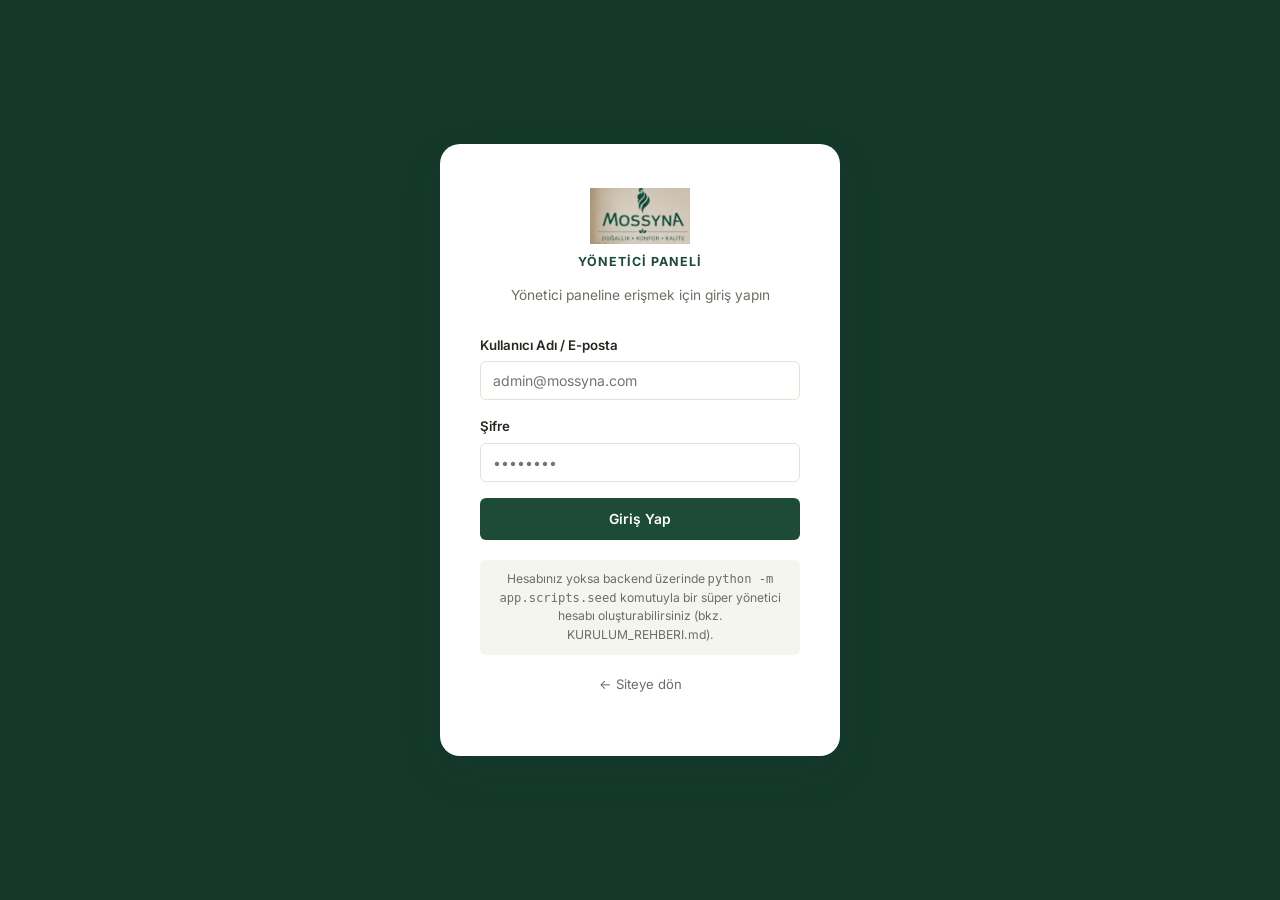
<file: admin/index.html>
<!DOCTYPE html>
<html lang="tr">
<head>
<meta charset="UTF-8">
<meta name="viewport" content="width=device-width, initial-scale=1.0">
<title>Yönetici Paneli | Mossyna</title>
<link href="https://fonts.googleapis.com/css2?family=Playfair+Display:wght@600;700&family=Inter:wght@400;500;600;700&display=swap" rel="stylesheet">
<link rel="stylesheet" href="css/admin.css">
</head>
<body>

<div class="admin-layout">

  <!-- ============ SIDEBAR ============ -->
  <aside class="admin-sidebar">
    <a href="index.html" class="logo"><img src="assets/logo.png" alt="Mossyna"></a>
    <nav class="admin-nav">
      <div class="admin-nav-group">
        <span class="admin-nav-label">Genel</span>
        <a href="index.html"><span class="ic">📊</span> Dashboard</a>
      </div>
      <div class="admin-nav-group">
        <span class="admin-nav-label">Mağaza</span>
        <a href="products.html"><span class="ic">📦</span> Ürünler <span class="nav-badge hidden" data-lowstock-badge></span></a>
        <a href="exchange-rate.html"><span class="ic">💱</span> Döviz Kuru</a>
        <a href="hakkimizda.html"><span class="ic">🏭</span> Hakkımızda</a>
      </div>
      <div class="admin-nav-group">
        <span class="admin-nav-label">Müşteri</span>
        <a href="messages.html"><span class="ic">✉️</span> Mesajlar <span class="nav-badge hidden" data-messages-badge></span></a>
      </div>
      <div class="admin-nav-group">
        <span class="admin-nav-label">Hesap</span>
        <a href="#" data-admin-logout><span class="ic">🚪</span> Çıkış Yap</a>
        <a href="../frontend/index.html" target="_blank"><span class="ic">🌐</span> Siteyi Görüntüle</a>
      </div>
    </nav>
  </aside>

  <!-- ============ MAIN ============ -->
  <div class="admin-main">
    <header class="admin-topbar">
      <div class="flex" style="align-items:center; gap:14px;">
        <button class="hamburger-admin">☰</button>
        <h1 class="page-title">Dashboard</h1>
      </div>
      <div class="topbar-actions">
        <div class="admin-user">
          <div class="avatar" data-admin-avatar>SY</div>
          <div>
            <div class="name" data-admin-name>Yönetici</div>
            <div class="role" data-admin-role>Rol</div>
          </div>
        </div>
      </div>
    </header>

    <main class="admin-content">
      <div class="stat-grid">
        <div class="stat-card">
          <div class="stat-top">
            <div>
              <div class="stat-label">Toplam Ürün</div>
              <div class="stat-value" id="statTotalProducts">–</div>
            </div>
            <div class="stat-icon">📦</div>
          </div>
          <span class="stat-trend up">▲ Aktif katalog</span>
        </div>

        <div class="stat-card">
          <div class="stat-top">
            <div>
              <div class="stat-label">Düşük Stok Uyarısı</div>
              <div class="stat-value" id="statLowStock">–</div>
            </div>
            <div class="stat-icon" style="background:var(--warning-bg); color:var(--warning);">⚠️</div>
          </div>
          <span class="stat-trend down">Takip gerekiyor</span>
        </div>

        <div class="stat-card">
          <div class="stat-top">
            <div>
              <div class="stat-label">Bugünkü Sipariş (demo)</div>
              <div class="stat-value">18</div>
            </div>
            <div class="stat-icon">🛒</div>
          </div>
          <span class="stat-trend up">▲ %12 dün'e göre</span>
        </div>

        <div class="stat-card">
          <div class="stat-top">
            <div>
              <div class="stat-label">Okunmamış Mesaj</div>
              <div class="stat-value" id="statNewMessages">–</div>
            </div>
            <div class="stat-icon" style="background:var(--info-bg); color:var(--info);">✉️</div>
          </div>
          <span class="stat-trend down">Yanıt bekliyor</span>
        </div>
      </div>

      <div class="admin-panel">
        <div class="admin-panel-header">
          <h3>⚠️ Düşük Stoklu Ürünler</h3>
          <a href="products.html" class="btn btn-outline btn-sm">Ürün Yönetimine Git</a>
        </div>
        <div class="table-wrap">
          <table class="admin-table">
            <thead>
              <tr><th>Ürün</th><th>SKU</th><th>Kategori</th><th>Stok</th><th>Durum</th></tr>
            </thead>
            <tbody id="lowStockTableBody"></tbody>
          </table>
        </div>
      </div>

      <div class="admin-panel">
        <div class="admin-panel-header">
          <h3>✉️ Son Gelen Mesajlar</h3>
          <a href="messages.html" class="btn btn-outline btn-sm">Tüm Mesajlar</a>
        </div>
        <div class="table-wrap">
          <table class="admin-table">
            <thead>
              <tr><th>Gönderen</th><th>Konu</th><th>Tarih</th><th>Durum</th></tr>
            </thead>
            <tbody id="recentMessagesTableBody"></tbody>
          </table>
        </div>
      </div>
    </main>
  </div>
</div>

<script src="js/env.js"></script>
<script src="js/api.js"></script>
<script src="js/admin-data.js"></script>
<script src="js/admin-auth.js"></script>
<script src="js/admin.js"></script>
<script>
  document.addEventListener("DOMContentLoaded", async () => {
    if (!mossynaAdminIsLoggedIn()) return;

    await mossynaAdminFetchCategories();

    let totalProducts, lowStockItems, newMessagesCount, recentMessages;
    try {
      const [allProducts, lowStock, newMessages, recent] = await Promise.all([
        mossynaAdminApi.get("/api/admin/products?page_size=1"),
        mossynaAdminApi.get("/api/admin/products?status=low&page_size=8"),
        mossynaAdminApi.get("/api/admin/messages?status=new"),
        mossynaAdminApi.get("/api/admin/messages"),
      ]);
      totalProducts = allProducts.total;
      lowStockItems = lowStock.items;
      newMessagesCount = newMessages.length;
      recentMessages = recent.slice(0, 5);
    } catch (err) {
      mossynaAdminShowToast(err.message, true);
      return;
    }

    document.getElementById("statTotalProducts").textContent = totalProducts;
    document.getElementById("statLowStock").textContent = lowStockItems.length;
    document.getElementById("statNewMessages").textContent = newMessagesCount;

    document.getElementById("lowStockTableBody").innerHTML = lowStockItems.map(p => `
      <tr>
        <td class="prod-cell"><span class="prod-name">${p.name_tr}</span></td>
        <td>${p.sku}</td>
        <td>${mossynaAdminCategoryNameBySlug(p.category_slug)}</td>
        <td>${p.stock_quantity}</td>
        <td>${p.stock_quantity === 0
          ? '<span class="status-pill out">Tükendi</span>'
          : '<span class="status-pill low">Kritik</span>'}</td>
      </tr>
    `).join("") || `<tr><td colspan="5" class="text-center text-muted">Düşük stoklu ürün yok 🎉</td></tr>`;

    document.getElementById("recentMessagesTableBody").innerHTML = recentMessages.map(m => `
      <tr>
        <td class="prod-cell"><span class="prod-name">${m.name}</span></td>
        <td>${m.subject || "(Konu belirtilmemiş)"}</td>
        <td>${mossynaAdminFormatDate(m.created_at)}</td>
        <td><span class="status-pill ${m.status}">${m.status === "new" ? "Yeni" : m.status === "read" ? "Okundu" : "Cevaplandı"}</span></td>
      </tr>
    `).join("") || `<tr><td colspan="4" class="text-center text-muted">Henüz mesaj yok.</td></tr>`;
  });
</script>
</body>
</html>
</file>
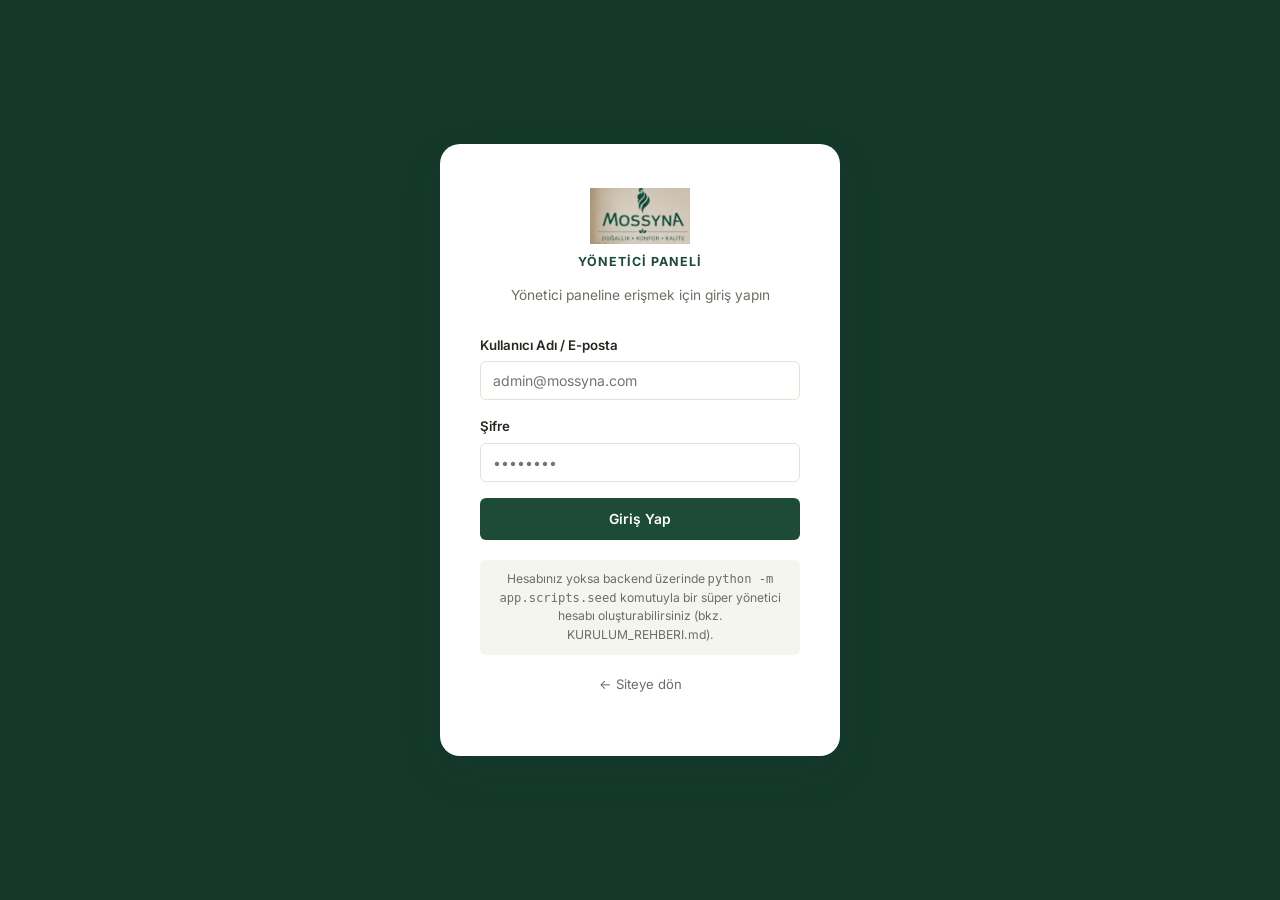
<file: admin/exchange-rate.html>
<!DOCTYPE html>
<html lang="tr">
<head>
<meta charset="UTF-8">
<meta name="viewport" content="width=device-width, initial-scale=1.0">
<title>Döviz Kuru Modülü | Mossyna Admin</title>
<link href="https://fonts.googleapis.com/css2?family=Playfair+Display:wght@600;700&family=Inter:wght@400;500;600;700&display=swap" rel="stylesheet">
<link rel="stylesheet" href="css/admin.css">
</head>
<body>

<div class="admin-layout">

  <!-- ============ SIDEBAR ============ -->
  <aside class="admin-sidebar">
    <a href="index.html" class="logo"><img src="assets/logo.png" alt="Mossyna"></a>
    <nav class="admin-nav">
      <div class="admin-nav-group">
        <span class="admin-nav-label">Genel</span>
        <a href="index.html"><span class="ic">📊</span> Dashboard</a>
      </div>
      <div class="admin-nav-group">
        <span class="admin-nav-label">Mağaza</span>
        <a href="products.html"><span class="ic">📦</span> Ürünler <span class="nav-badge hidden" data-lowstock-badge></span></a>
        <a href="exchange-rate.html"><span class="ic">💱</span> Döviz Kuru</a>
        <a href="hakkimizda.html"><span class="ic">🏭</span> Hakkımızda</a>
      </div>
      <div class="admin-nav-group">
        <span class="admin-nav-label">Müşteri</span>
        <a href="messages.html"><span class="ic">✉️</span> Mesajlar <span class="nav-badge hidden" data-messages-badge></span></a>
      </div>
      <div class="admin-nav-group">
        <span class="admin-nav-label">Hesap</span>
        <a href="#" data-admin-logout><span class="ic">🚪</span> Çıkış Yap</a>
        <a href="../frontend/index.html" target="_blank"><span class="ic">🌐</span> Siteyi Görüntüle</a>
      </div>
    </nav>
  </aside>

  <!-- ============ MAIN ============ -->
  <div class="admin-main">
    <header class="admin-topbar">
      <div class="flex" style="align-items:center; gap:14px;">
        <button class="hamburger-admin">☰</button>
        <h1 class="page-title">Döviz Kuru Modülü</h1>
      </div>
      <div class="topbar-actions">
        <div class="admin-user">
          <div class="avatar" data-admin-avatar>SY</div>
          <div>
            <div class="name" data-admin-name>Yönetici</div>
            <div class="role" data-admin-role>Rol</div>
          </div>
        </div>
      </div>
    </header>

    <main class="admin-content">

      <div class="rate-card-grid">
        <div class="rate-card">
          <div class="rate-currency">USD / TRY</div>
          <div class="rate-value" id="usdRateValue">–</div>
          <div class="rate-meta" id="usdRateMeta">Yükleniyor…</div>
        </div>
        <div class="rate-card">
          <div class="rate-currency">EUR / TRY</div>
          <div class="rate-value" id="eurRateValue">–</div>
          <div class="rate-meta" id="eurRateMeta">Yükleniyor…</div>
        </div>
      </div>

      <div class="admin-panel">
        <div class="admin-panel-header">
          <h3>Kur Güncelleme</h3>
        </div>
        <div class="admin-panel-body">
          <p class="text-muted" style="font-size:.88rem; max-width:640px;">
            Kur bilgisi TCMB (Türkiye Cumhuriyet Merkez Bankası) döviz kurları servisinden veya yedek olarak
            harici bir Forex API'sinden otomatik çekilir (bkz. <code>docs/architecture.md</code> §5 ve Aşama 5
            backend'indeki <code>currency_service.py</code>). Güncelleme, aktif tüm ürünlerin <code>price_try</code>
            alanını yeniden hesaplar — <strong>price_override = true</strong> işaretli ürünler bu işlemden etkilenmez.
          </p>

          <div class="toggle-row">
            <label class="toggle-switch"><input type="checkbox" id="autoUpdateToggle" checked><span class="toggle-slider"></span></label>
            <span class="toggle-label">Kuru her gün otomatik güncelle (09:00)</span>
          </div>

          <button class="btn btn-primary" id="fetchRateBtn">🔄 Kuru Şimdi Güncelle</button>
          <span class="form-hint" id="fetchStatusLabel" style="margin-left:10px;"></span>

          <div id="impactPreview" class="hidden" style="margin-top:20px; background:var(--cream-50); border-radius:var(--radius-md); padding:16px 18px;">
            <strong style="font-size:.88rem;">Fiyat Etkisi Önizlemesi</strong>
            <p class="text-muted" style="font-size:.82rem; margin:6px 0 0;" id="impactSummary"></p>
          </div>
        </div>
      </div>

      <div class="admin-panel">
        <div class="admin-panel-header">
          <h3>Manuel Kur Girişi</h3>
        </div>
        <div class="admin-panel-body">
          <div class="form-row-2">
            <div class="form-group">
              <label>USD / TRY</label>
              <div class="input-prefix"><span>₺</span><input type="number" id="manualUsdInput" step="0.01" min="0"></div>
            </div>
            <div class="form-group">
              <label>EUR / TRY</label>
              <div class="input-prefix"><span>₺</span><input type="number" id="manualEurInput" step="0.01" min="0"></div>
            </div>
          </div>
          <button class="btn btn-outline" id="saveManualRateBtn">Manuel Kuru Kaydet ve Uygula</button>
          <p class="form-hint mt-16">Manuel giriş, TCMB senkronizasyonu geçici olarak erişilemez olduğunda kullanılır.</p>
        </div>
      </div>

      <div class="admin-panel">
        <div class="admin-panel-header">
          <h3>Kur Geçmişi</h3>
        </div>
        <div class="table-wrap">
          <table class="admin-table">
            <thead><tr><th>Para Birimi</th><th>Kur</th><th>Kaynak</th><th>Tarih</th></tr></thead>
            <tbody id="rateHistoryBody"></tbody>
          </table>
        </div>
      </div>

    </main>
  </div>
</div>

<script src="js/env.js"></script>
<script src="js/api.js"></script>
<script src="js/admin-data.js"></script>
<script src="js/admin-auth.js"></script>
<script src="js/admin.js"></script>
<script>
  let mossynaRateHistoryCache = [];

  function renderRateCards() {
    const latest = (cur) => mossynaRateHistoryCache
      .filter(r => r.currency_code === cur)
      .sort((a, b) => new Date(b.fetched_at) - new Date(a.fetched_at))[0];
    const usd = latest("USD");
    const eur = latest("EUR");

    if (usd) {
      document.getElementById("usdRateValue").textContent = "₺" + usd.rate_to_try.toFixed(2);
      document.getElementById("usdRateMeta").textContent = `Kaynak: ${usd.source} • ${mossynaAdminFormatDate(usd.fetched_at)}`;
    }
    if (eur) {
      document.getElementById("eurRateValue").textContent = "₺" + eur.rate_to_try.toFixed(2);
      document.getElementById("eurRateMeta").textContent = `Kaynak: ${eur.source} • ${mossynaAdminFormatDate(eur.fetched_at)}`;
    }
  }

  function renderRateHistory() {
    const history = mossynaRateHistoryCache.slice().sort((a, b) => new Date(b.fetched_at) - new Date(a.fetched_at));
    document.getElementById("rateHistoryBody").innerHTML = history.map(r => `
      <tr>
        <td><strong>${r.currency_code}</strong></td>
        <td>₺${r.rate_to_try.toFixed(4)}</td>
        <td>${r.source}</td>
        <td>${mossynaAdminFormatDate(r.fetched_at)}</td>
      </tr>
    `).join("") || `<tr><td colspan="4" class="text-center text-muted">Henüz kur verisi yok.</td></tr>`;
  }

  async function mossynaLoadRateHistory() {
    try {
      mossynaRateHistoryCache = await mossynaAdminApi.get("/api/admin/exchange-rate/history?limit=20");
    } catch (err) {
      mossynaRateHistoryCache = [];
      mossynaAdminShowToast(err.message, true);
    }
    renderRateCards();
    renderRateHistory();
  }

  function showImpact(result) {
    const impactBox = document.getElementById("impactPreview");
    const avgDelta = result.average_price_change_percent.toFixed(2);
    document.getElementById("impactSummary").textContent =
      `${result.products_updated} ürünün satış fiyatı yeniden hesaplandı (ortalama değişim: ${avgDelta >= 0 ? "+" : ""}${avgDelta}%). price_override=true işaretli ürünler değiştirilmedi.`;
    impactBox.classList.remove("hidden");
  }

  document.addEventListener("DOMContentLoaded", async () => {
    if (!mossynaAdminIsLoggedIn()) return;
    await mossynaLoadRateHistory();

    document.getElementById("fetchRateBtn").addEventListener("click", async () => {
      const btn = document.getElementById("fetchRateBtn");
      const statusLabel = document.getElementById("fetchStatusLabel");
      btn.disabled = true;
      statusLabel.textContent = "TCMB servisinden kur çekiliyor…";

      try {
        const result = await mossynaAdminApi.post("/api/admin/exchange-rate/refresh");
        await mossynaLoadRateHistory();
        showImpact(result);
        statusLabel.textContent = "Kur başarıyla güncellendi ✓";
        mossynaAdminShowToast("Döviz kuru güncellendi ve ürün fiyatlarına yansıtıldı.");
      } catch (err) {
        statusLabel.textContent = "";
        mossynaAdminShowToast(err.message, true);
      } finally {
        btn.disabled = false;
        setTimeout(() => statusLabel.textContent = "", 4000);
      }
    });

    document.getElementById("saveManualRateBtn").addEventListener("click", async () => {
      const usd = parseFloat(document.getElementById("manualUsdInput").value);
      const eur = parseFloat(document.getElementById("manualEurInput").value);
      if (isNaN(usd) || isNaN(eur) || usd <= 0 || eur <= 0) {
        mossynaAdminShowToast("Lütfen geçerli kur değerleri girin.", true);
        return;
      }
      const btn = document.getElementById("saveManualRateBtn");
      btn.disabled = true;
      try {
        const result = await mossynaAdminApi.post("/api/admin/exchange-rate/manual", { usd_rate: usd, eur_rate: eur });
        await mossynaLoadRateHistory();
        showImpact(result);
        mossynaAdminShowToast("Manuel kur kaydedildi ve fiyatlara uygulandı.");
        document.getElementById("manualUsdInput").value = "";
        document.getElementById("manualEurInput").value = "";
      } catch (err) {
        mossynaAdminShowToast(err.message, true);
      } finally {
        btn.disabled = false;
      }
    });
  });
</script>
</body>
</html>
</file>
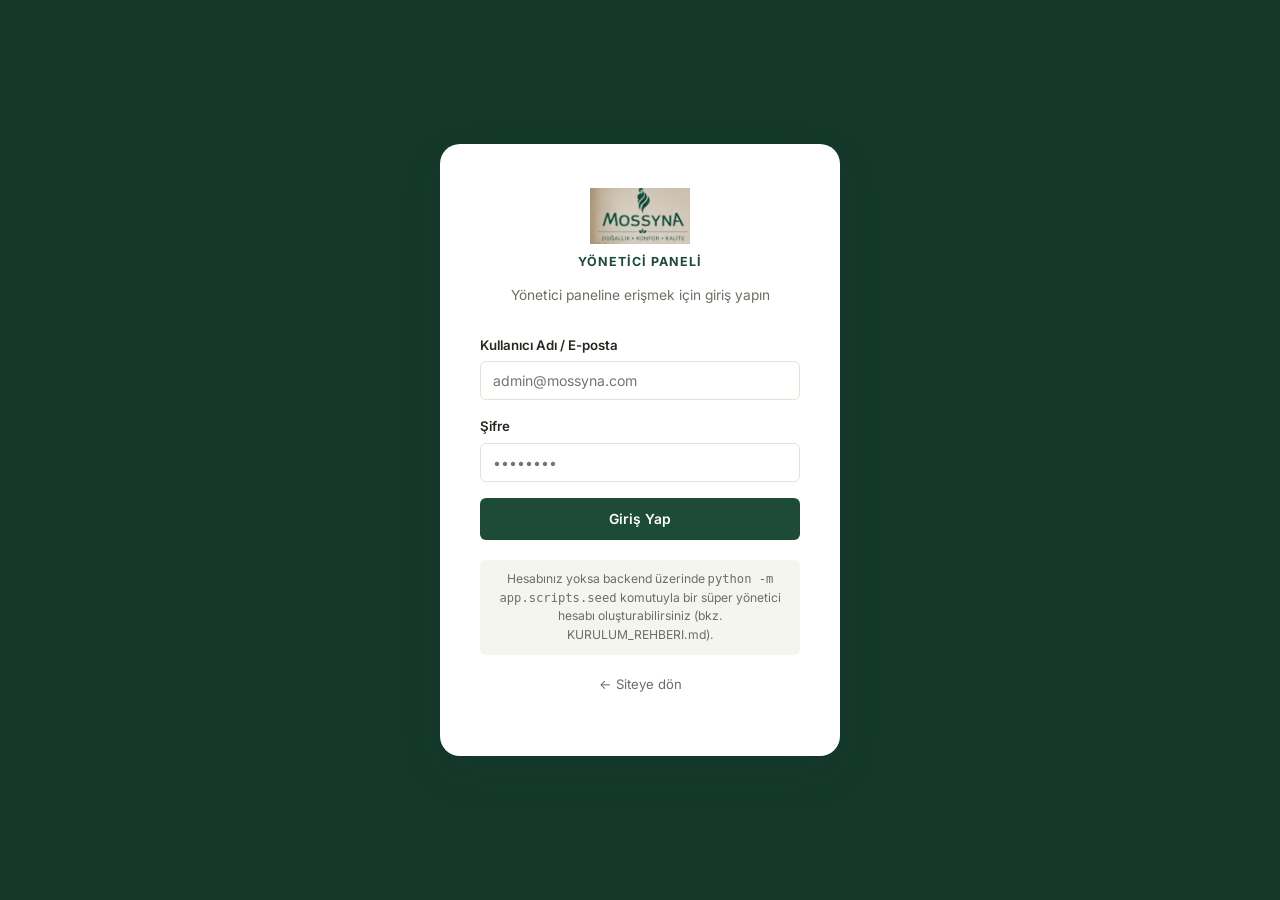
<file: admin/hakkimizda.html>
<!DOCTYPE html>
<html lang="tr">
<head>
<meta charset="UTF-8">
<meta name="viewport" content="width=device-width, initial-scale=1.0">
<title>Hakkımızda Fotoğrafları | Mossyna Admin</title>
<link href="https://fonts.googleapis.com/css2?family=Playfair+Display:wght@600;700&family=Inter:wght@400;500;600;700&display=swap" rel="stylesheet">
<link rel="stylesheet" href="css/admin.css">
</head>
<body>

<div class="admin-layout">

  <!-- ============ SIDEBAR ============ -->
  <aside class="admin-sidebar">
    <a href="index.html" class="logo"><img src="assets/logo.png" alt="Mossyna"></a>
    <nav class="admin-nav">
      <div class="admin-nav-group">
        <span class="admin-nav-label">Genel</span>
        <a href="index.html"><span class="ic">📊</span> Dashboard</a>
      </div>
      <div class="admin-nav-group">
        <span class="admin-nav-label">Mağaza</span>
        <a href="products.html"><span class="ic">📦</span> Ürünler <span class="nav-badge hidden" data-lowstock-badge></span></a>
        <a href="exchange-rate.html"><span class="ic">💱</span> Döviz Kuru</a>
        <a href="hakkimizda.html"><span class="ic">🏭</span> Hakkımızda</a>
      </div>
      <div class="admin-nav-group">
        <span class="admin-nav-label">Müşteri</span>
        <a href="messages.html"><span class="ic">✉️</span> Mesajlar <span class="nav-badge hidden" data-messages-badge></span></a>
      </div>
      <div class="admin-nav-group">
        <span class="admin-nav-label">Hesap</span>
        <a href="#" data-admin-logout><span class="ic">🚪</span> Çıkış Yap</a>
        <a href="../frontend/index.html" target="_blank"><span class="ic">🌐</span> Siteyi Görüntüle</a>
      </div>
    </nav>
  </aside>

  <!-- ============ MAIN ============ -->
  <div class="admin-main">
    <header class="admin-topbar">
      <div class="flex" style="align-items:center; gap:14px;">
        <button class="hamburger-admin">☰</button>
        <h1 class="page-title">Hakkımızda Fotoğrafları</h1>
      </div>
      <div class="topbar-actions">
        <div class="admin-user">
          <div class="avatar" data-admin-avatar>SY</div>
          <div>
            <div class="name" data-admin-name>Yönetici</div>
            <div class="role" data-admin-role>Rol</div>
          </div>
        </div>
      </div>
    </header>

    <main class="admin-content">

      <div class="admin-panel">
        <div class="admin-panel-header">
          <h3>Fotoğraf Yükle</h3>
        </div>
        <div class="admin-panel-body">
          <div class="form-group" style="margin-bottom:0;">
            <div class="image-upload-zone" id="aboutUploadZone">
              <div class="ic">🖼️</div>
              <div>Üretim tesisi fotoğraflarını sürükleyin ya da <strong>tıklayıp seçin</strong></div>
              <div class="form-hint">Fotoğraflar otomatik olarak 4:3 oranında, standart boyuta kırpılır ve hemen kaydedilir — anasayfadaki "Hakkımızda" bölümünde yayınlanır. Birden fazla fotoğraf birden seçebilirsiniz.</div>
              <input type="file" id="aboutImageInput" accept="image/*" multiple style="display:none;">
            </div>
          </div>
        </div>
      </div>

      <div class="admin-panel">
        <div class="admin-panel-header">
          <h3 id="aboutPhotoCountLabel">Fotoğraflar (0)</h3>
        </div>
        <div class="admin-panel-body">
          <p class="form-hint" style="margin-top:-6px;">Açıklama alanlarına yazdığınız metin, alandan çıktığınızda (başka bir yere tıkladığınızda) otomatik kaydedilir — ayrı bir "Kaydet" butonuna gerek yoktur.</p>
          <div id="aboutPhotoEmptyState" class="empty-state">
            <div class="ic">🏭</div>
            <div>Henüz fotoğraf eklenmedi. Yukarıdan üretim tesisi fotoğraflarınızı yükleyerek başlayın.</div>
          </div>
          <div class="crop-preview-grid hidden" id="aboutPhotoGrid"></div>
        </div>
      </div>

    </main>
  </div>
</div>

<script src="js/env.js"></script>
<script src="js/api.js"></script>
<script src="js/admin-auth.js"></script>
<script src="js/admin.js"></script>
<script src="js/hakkimizda-admin.js"></script>
</body>
</html>
</file>
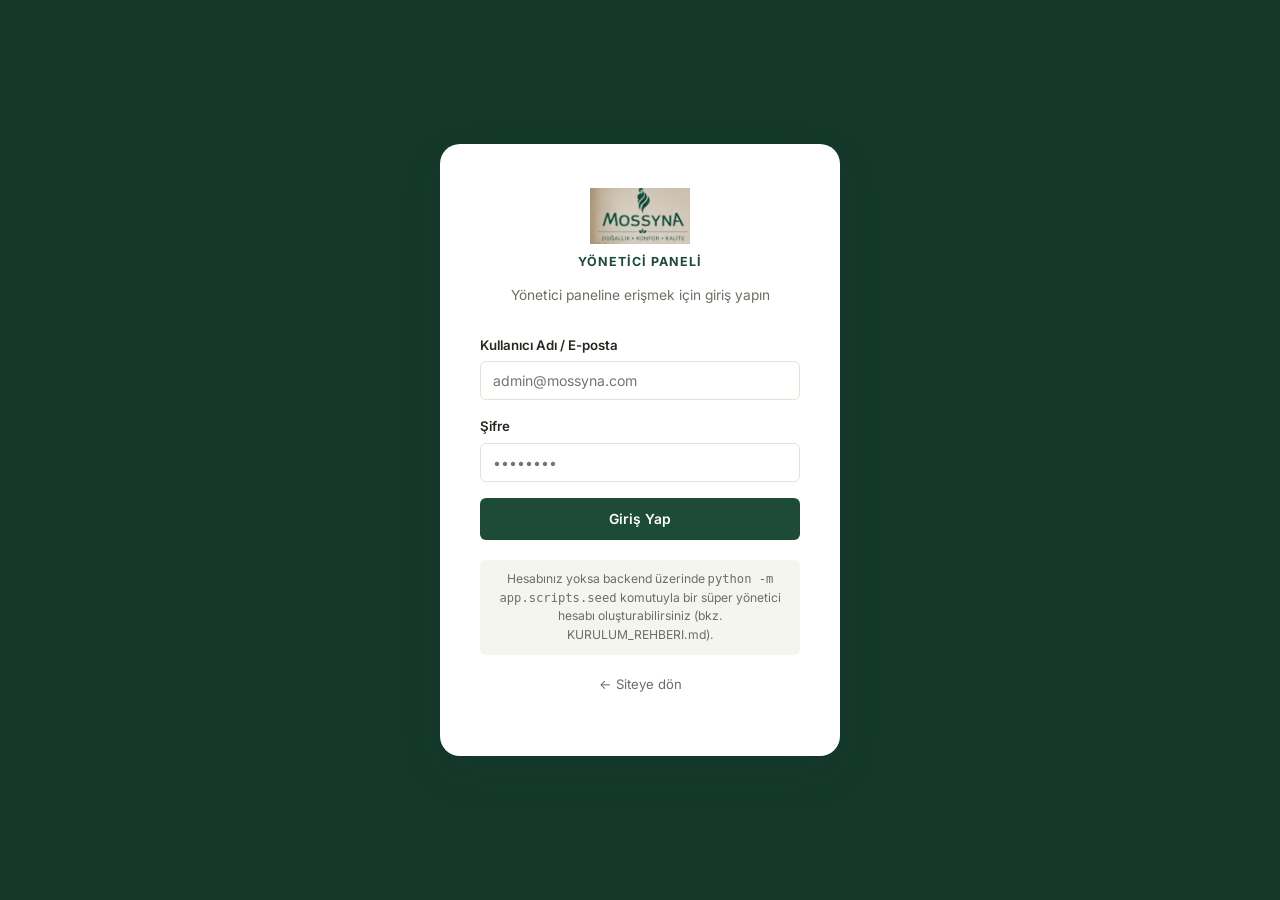
<file: admin/login.html>
<!DOCTYPE html>
<html lang="tr">
<head>
<meta charset="UTF-8">
<meta name="viewport" content="width=device-width, initial-scale=1.0">
<title>Yönetici Girişi | Mossyna Admin</title>
<link href="https://fonts.googleapis.com/css2?family=Playfair+Display:wght@600;700&family=Inter:wght@400;500;600;700&display=swap" rel="stylesheet">
<link rel="stylesheet" href="css/admin.css">
<style>
  body { background: var(--moss-900); }
  .admin-login-wrap { min-height: 100vh; display: flex; align-items: center; justify-content: center; padding: 20px; }
  .admin-login-card {
    background: #fff; border-radius: var(--radius-lg); padding: 44px 40px; width: 100%; max-width: 400px;
    box-shadow: var(--shadow-lg);
  }
  .admin-login-card .logo { display: block; text-align: center; margin-bottom: 8px; }
  .admin-login-card .logo img { height: 56px; width: auto; margin: 0 auto; }
  .admin-login-card .logo-tag { display: block; text-align: center; font-size: .78rem; font-weight: 700; letter-spacing: 1px; text-transform: uppercase; color: var(--moss-700); margin-bottom: 8px; }
  .admin-login-card .subtitle { text-align: center; color: var(--text-muted); font-size: .86rem; margin-bottom: 28px; }
  .admin-login-error {
    display: none; background: var(--danger-bg); color: var(--danger); padding: 10px 14px;
    border-radius: var(--radius-sm); font-size: .82rem; margin-bottom: 16px;
  }
  .demo-hint { margin-top: 20px; text-align: center; font-size: .76rem; color: var(--text-muted); background: var(--cream-50); padding: 10px; border-radius: var(--radius-sm); }
</style>
</head>
<body>

<div class="admin-login-wrap">
  <div class="admin-login-card">
    <span class="logo"><img src="assets/logo.png" alt="Mossyna"></span>
    <span class="logo-tag">Yönetici Paneli</span>
    <p class="subtitle">Yönetici paneline erişmek için giriş yapın</p>

    <div class="admin-login-error" id="adminLoginError"></div>

    <form id="adminLoginForm">
      <div class="form-group">
        <label>Kullanıcı Adı / E-posta</label>
        <input type="text" id="adminUsername" required autocomplete="username" placeholder="admin@mossyna.com">
      </div>
      <div class="form-group">
        <label>Şifre</label>
        <input type="password" id="adminPassword" required autocomplete="current-password" placeholder="••••••••">
      </div>
      <button type="submit" class="btn btn-primary" style="width:100%; padding:12px;">Giriş Yap</button>
    </form>

    <div class="demo-hint">Hesabınız yoksa backend üzerinde <code>python -m app.scripts.seed</code> komutuyla bir süper yönetici hesabı oluşturabilirsiniz (bkz. KURULUM_REHBERI.md).</div>

    <p class="text-center mt-16"><a href="../frontend/index.html" style="font-size:.82rem; color:var(--text-muted);">← Siteye dön</a></p>
  </div>
</div>

<script src="js/env.js"></script>
<script src="js/api.js"></script>
<script src="js/admin-auth.js"></script>
</body>
</html>
</file>
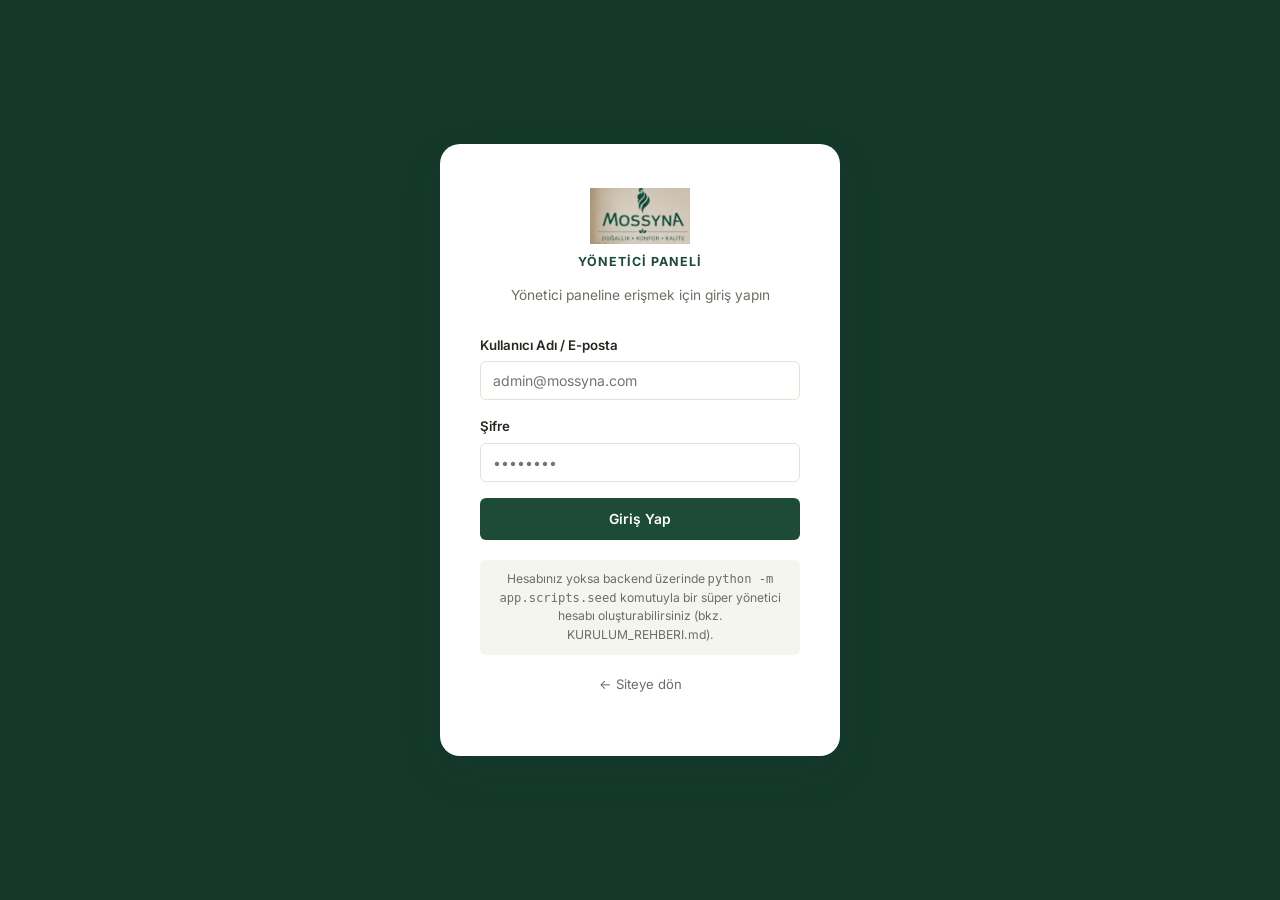
<file: admin/messages.html>
<!DOCTYPE html>
<html lang="tr">
<head>
<meta charset="UTF-8">
<meta name="viewport" content="width=device-width, initial-scale=1.0">
<title>Mesajlar | Mossyna Admin</title>
<link href="https://fonts.googleapis.com/css2?family=Playfair+Display:wght@600;700&family=Inter:wght@400;500;600;700&display=swap" rel="stylesheet">
<link rel="stylesheet" href="css/admin.css">
</head>
<body>

<div class="admin-layout">

  <!-- ============ SIDEBAR ============ -->
  <aside class="admin-sidebar">
    <a href="index.html" class="logo"><img src="assets/logo.png" alt="Mossyna"></a>
    <nav class="admin-nav">
      <div class="admin-nav-group">
        <span class="admin-nav-label">Genel</span>
        <a href="index.html"><span class="ic">📊</span> Dashboard</a>
      </div>
      <div class="admin-nav-group">
        <span class="admin-nav-label">Mağaza</span>
        <a href="products.html"><span class="ic">📦</span> Ürünler <span class="nav-badge hidden" data-lowstock-badge></span></a>
        <a href="exchange-rate.html"><span class="ic">💱</span> Döviz Kuru</a>
        <a href="hakkimizda.html"><span class="ic">🏭</span> Hakkımızda</a>
      </div>
      <div class="admin-nav-group">
        <span class="admin-nav-label">Müşteri</span>
        <a href="messages.html"><span class="ic">✉️</span> Mesajlar <span class="nav-badge hidden" data-messages-badge></span></a>
      </div>
      <div class="admin-nav-group">
        <span class="admin-nav-label">Hesap</span>
        <a href="#" data-admin-logout><span class="ic">🚪</span> Çıkış Yap</a>
        <a href="../frontend/index.html" target="_blank"><span class="ic">🌐</span> Siteyi Görüntüle</a>
      </div>
    </nav>
  </aside>

  <!-- ============ MAIN ============ -->
  <div class="admin-main">
    <header class="admin-topbar">
      <div class="flex" style="align-items:center; gap:14px;">
        <button class="hamburger-admin">☰</button>
        <h1 class="page-title">İletişim Mesajları</h1>
      </div>
      <div class="topbar-actions">
        <div class="admin-user">
          <div class="avatar" data-admin-avatar>SY</div>
          <div>
            <div class="name" data-admin-name>Yönetici</div>
            <div class="role" data-admin-role>Rol</div>
          </div>
        </div>
      </div>
    </header>

    <main class="admin-content">
      <div class="admin-panel">
        <div class="admin-panel-header">
          <h3>Gelen Kutusu</h3>
          <div class="table-filters">
            <select id="msgStatusFilter">
              <option value="all">Tüm Durumlar</option>
              <option value="new">Yeni</option>
              <option value="read">Okundu</option>
              <option value="replied">Cevaplandı</option>
            </select>
          </div>
        </div>

        <div class="split-panel">
          <div class="split-list" id="messageList"></div>
          <div class="split-detail" id="messageDetail">
            <div class="empty-state">
              <div class="ic">✉️</div>
              <p>Görüntülemek için soldan bir mesaj seçin.</p>
            </div>
          </div>
        </div>
      </div>
    </main>
  </div>
</div>

<script src="js/env.js"></script>
<script src="js/api.js"></script>
<script src="js/admin-data.js"></script>
<script src="js/admin-auth.js"></script>
<script src="js/admin.js"></script>
<script>
  let selectedMessageId = null;
  let msgStatusFilter = "all";
  let mossynaMessagesCache = [];

  async function fetchMessages() {
    const query = msgStatusFilter !== "all" ? `?status=${msgStatusFilter}` : "";
    try {
      mossynaMessagesCache = await mossynaAdminApi.get(`/api/admin/messages${query}`);
    } catch (err) {
      mossynaMessagesCache = [];
      mossynaAdminShowToast(err.message, true);
    }
  }

  function renderMessageList() {
    const messages = mossynaMessagesCache.slice().sort((a, b) => new Date(b.created_at) - new Date(a.created_at));

    const listEl = document.getElementById("messageList");
    if (!messages.length) {
      listEl.innerHTML = `<div class="empty-state"><div class="ic">📭</div><p>Mesaj bulunamadı.</p></div>`;
      return;
    }

    listEl.innerHTML = messages.map(m => `
      <div class="split-list-item ${m.id === selectedMessageId ? 'active' : ''}" data-msg-id="${m.id}">
        <div class="msg-top">
          <span class="msg-name">${m.name}</span>
          <span class="msg-date">${new Date(m.created_at).toLocaleDateString("tr-TR", { day: "2-digit", month: "short" })}</span>
        </div>
        <div class="msg-subject">${m.subject || "(Konu belirtilmemiş)"}</div>
        <div class="msg-preview">${m.message}</div>
        <div style="margin-top:8px;"><span class="status-pill ${m.status}">${m.status === "new" ? "Yeni" : m.status === "read" ? "Okundu" : "Cevaplandı"}</span></div>
      </div>
    `).join("");
  }

  function renderMessageDetailHTML(msg) {
    const detailEl = document.getElementById("messageDetail");
    detailEl.innerHTML = `
      <div class="flex-between" style="margin-bottom:18px; align-items:flex-start;">
        <div>
          <h3 style="margin-bottom:4px;">${msg.subject || "(Konu belirtilmemiş)"}</h3>
          <div class="text-muted" style="font-size:.84rem;">
            <strong>${msg.name}</strong> — ${msg.email}${msg.phone ? " — " + msg.phone : ""}
          </div>
          <div class="text-muted" style="font-size:.78rem; margin-top:2px;">${mossynaAdminFormatDate(msg.created_at)}</div>
        </div>
        <span class="status-pill ${msg.status}">${msg.status === "new" ? "Yeni" : msg.status === "read" ? "Okundu" : "Cevaplandı"}</span>
      </div>

      <div style="background:var(--cream-50); border-radius:var(--radius-md); padding:16px 18px; margin-bottom:20px; font-size:.9rem; line-height:1.6;">
        ${msg.message}
      </div>

      ${msg.admin_reply ? `
        <div style="border-left:3px solid var(--moss-700); padding:12px 16px; background:var(--moss-100); border-radius:0 var(--radius-sm) var(--radius-sm) 0; margin-bottom:20px;">
          <strong style="font-size:.82rem; color:var(--moss-800);">Yönetici Yanıtı</strong>
          <p style="margin:6px 0 0; font-size:.88rem;">${msg.admin_reply}</p>
        </div>
      ` : ""}

      <div class="form-group">
        <label>${msg.admin_reply ? "Yanıtı Güncelle" : "Yanıtla"}</label>
        <textarea id="replyTextarea" rows="4" placeholder="Müşteriye yanıtınızı yazın…">${msg.admin_reply || ""}</textarea>
      </div>
      <div class="flex gap-8">
        <button class="btn btn-primary" id="sendReplyBtn">Yanıtı Gönder</button>
      </div>
    `;

    document.getElementById("sendReplyBtn").addEventListener("click", async () => {
      const text = document.getElementById("replyTextarea").value.trim();
      if (!text) { mossynaAdminShowToast("Lütfen bir yanıt yazın.", true); return; }
      const btn = document.getElementById("sendReplyBtn");
      btn.disabled = true;
      try {
        const updated = await mossynaAdminApi.post(`/api/admin/messages/${msg.id}/reply`, { reply: text });
        mossynaAdminShowToast("Yanıt kaydedildi. (Not: gerçek sistemde bu, müşteriye e-posta bildirimi de tetikler.)");
        await fetchMessages();
        renderMessageList();
        const fresh = mossynaMessagesCache.find(m => m.id === updated.id) || updated;
        renderMessageDetailHTML(fresh);
      } catch (err) {
        mossynaAdminShowToast(err.message, true);
        btn.disabled = false;
      }
    });
  }

  async function selectMessage(id) {
    selectedMessageId = id;
    renderMessageList();

    let msg = mossynaMessagesCache.find(m => m.id === id);
    if (!msg) {
      document.getElementById("messageDetail").innerHTML = `<div class="empty-state"><div class="ic">✉️</div><p>Görüntülemek için soldan bir mesaj seçin.</p></div>`;
      return;
    }

    // Okunmamışsa okundu işaretle
    if (msg.status === "new") {
      try {
        msg = await mossynaAdminApi.post(`/api/admin/messages/${id}/read`);
        const idx = mossynaMessagesCache.findIndex(m => m.id === id);
        if (idx > -1) mossynaMessagesCache[idx] = msg;
        renderMessageList();
      } catch (err) {
        mossynaAdminShowToast(err.message, true);
      }
    }

    renderMessageDetailHTML(msg);
  }

  document.addEventListener("DOMContentLoaded", async () => {
    if (!mossynaAdminIsLoggedIn()) return;
    await fetchMessages();
    renderMessageList();

    document.getElementById("messageList").addEventListener("click", (e) => {
      const item = e.target.closest("[data-msg-id]");
      if (!item) return;
      selectMessage(Number(item.getAttribute("data-msg-id")));
    });

    document.getElementById("msgStatusFilter").addEventListener("change", async (e) => {
      msgStatusFilter = e.target.value;
      await fetchMessages();
      renderMessageList();
    });
  });
</script>
</body>
</html>
</file>
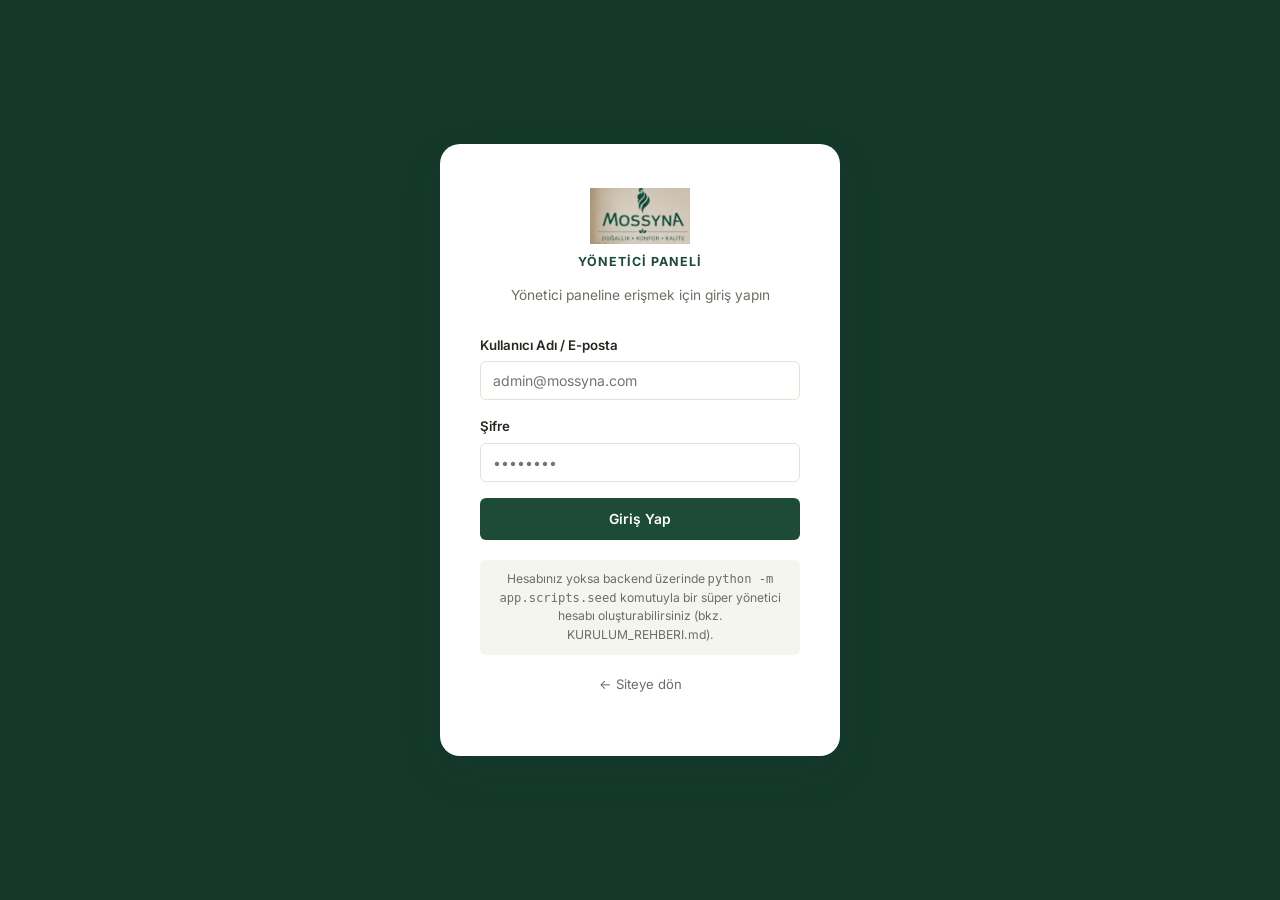
<file: admin/products.html>
<!DOCTYPE html>
<html lang="tr">
<head>
<meta charset="UTF-8">
<meta name="viewport" content="width=device-width, initial-scale=1.0">
<title>Ürün Yönetimi | Mossyna Admin</title>
<link href="https://fonts.googleapis.com/css2?family=Playfair+Display:wght@600;700&family=Inter:wght@400;500;600;700&display=swap" rel="stylesheet">
<link rel="stylesheet" href="css/admin.css">
</head>
<body>

<div class="admin-layout">

  <aside class="admin-sidebar">
    <a href="index.html" class="logo"><img src="assets/logo.png" alt="Mossyna"></a>
    <nav class="admin-nav">
      <div class="admin-nav-group">
        <span class="admin-nav-label">Genel</span>
        <a href="index.html"><span class="ic">📊</span> Dashboard</a>
      </div>
      <div class="admin-nav-group">
        <span class="admin-nav-label">Mağaza</span>
        <a href="products.html"><span class="ic">📦</span> Ürünler <span class="nav-badge hidden" data-lowstock-badge></span></a>
        <a href="exchange-rate.html"><span class="ic">💱</span> Döviz Kuru</a>
        <a href="hakkimizda.html"><span class="ic">🏭</span> Hakkımızda</a>
      </div>
      <div class="admin-nav-group">
        <span class="admin-nav-label">Müşteri</span>
        <a href="messages.html"><span class="ic">✉️</span> Mesajlar <span class="nav-badge hidden" data-messages-badge></span></a>
      </div>
      <div class="admin-nav-group">
        <span class="admin-nav-label">Hesap</span>
        <a href="#" data-admin-logout><span class="ic">🚪</span> Çıkış Yap</a>
        <a href="../frontend/index.html" target="_blank"><span class="ic">🌐</span> Siteyi Görüntüle</a>
      </div>
    </nav>
  </aside>

  <div class="admin-main">
    <header class="admin-topbar">
      <div class="flex" style="align-items:center; gap:14px;">
        <button class="hamburger-admin">☰</button>
        <h1 class="page-title">Ürün Yönetimi</h1>
      </div>
      <div class="topbar-actions">
        <div class="admin-user">
          <div class="avatar" data-admin-avatar>SY</div>
          <div>
            <div class="name" data-admin-name>Yönetici</div>
            <div class="role" data-admin-role>Rol</div>
          </div>
        </div>
      </div>
    </header>

    <main class="admin-content">
      <div class="admin-panel">
        <div class="admin-panel-header">
          <h3 id="productCountLabel">Ürünler</h3>
          <button class="btn btn-primary" id="openAddProductBtn">+ Yeni Ürün Ekle</button>
        </div>
        <div class="admin-panel-body" style="padding-bottom:0;">
          <div class="table-toolbar">
            <div class="table-filters">
              <input type="text" id="searchInput" placeholder="Ürün adı veya SKU ara…" style="width:240px;">
              <select id="categoryFilter">
                <option value="all">Tüm Kategoriler</option>
              </select>
              <select id="statusFilter">
                <option value="all">Tüm Durumlar</option>
                <option value="active">Aktif</option>
                <option value="inactive">Pasif</option>
                <option value="low">Düşük Stok</option>
                <option value="out">Stok Yok</option>
              </select>
            </div>
            <div class="text-muted" style="font-size:.82rem;" id="resultCountLabel"></div>
          </div>
        </div>
        <div class="table-wrap">
          <table class="admin-table">
            <thead>
              <tr>
                <th>Ürün</th>
                <th>Kategori</th>
                <th>Baz Fiyat (USD)</th>
                <th>Satış Fiyatı (TL)</th>
                <th>Stok</th>
                <th>Durum</th>
                <th>Öne Çıkan</th>
                <th>İşlemler</th>
              </tr>
            </thead>
            <tbody id="productsTableBody"></tbody>
          </table>
        </div>
        <div class="pagination" id="paginationBar"></div>
      </div>
    </main>
  </div>
</div>

<div class="admin-modal-overlay" id="productModalOverlay">
  <div class="admin-modal">
    <div class="admin-modal-header">
      <h3 id="productModalTitle">Yeni Ürün Ekle</h3>
      <button class="close-modal" data-close-product-modal>✕</button>
    </div>
    <div class="admin-modal-body">
      <form id="productForm">
        <input type="hidden" id="prodId">

        <div class="form-group">
          <label>Görseller</label>
          <div class="image-upload-zone" id="imageUploadZone">
            <div class="ic">🖼️</div>
            <div>Görselleri sürükleyin ya da <strong>tıklayıp seçin</strong></div>
            <div class="form-hint">Önerilen: kare (1:1), min. 800x800px, JPG/PNG</div>
            <input type="file" id="imageInput" accept="image/*" multiple style="display:none;">
          </div>
          <div class="image-preview-grid" id="imagePreviewGrid"></div>
        </div>

        <div class="form-group">
          <label>Ürün Bilgileri (Çoklu Dil)</label>
          <div class="lang-tabs" id="prodLangTabs">
            <button type="button" class="lang-tab active" data-prod-lang-tab="tr">TR</button>
            <button type="button" class="lang-tab" data-prod-lang-tab="en">EN</button>
            <button type="button" class="lang-tab" data-prod-lang-tab="de">DE</button>
            <button type="button" class="lang-tab" data-prod-lang-tab="fr">FR</button>
            <button type="button" class="lang-tab" data-prod-lang-tab="ru">RU</button>
            <button type="button" class="lang-tab" data-prod-lang-tab="ar">AR</button>
          </div>
          <p class="lang-tab-hint">Her sekme kendi dilindeki ürün adını ve açıklamalarını kaydeder — bir sekmeyi boş bırakırsan, sitede o dil için otomatik olarak Türkçe gösterilir.</p>

          <div class="lang-tab-panel" data-prod-lang-panel="tr">
            <div class="form-group"><label>Ürün Adı</label><input type="text" id="prodNameTr" required></div>
            <div class="form-group"><label>Kısa Açıklama</label><input type="text" id="prodShortDescTr" maxlength="500" placeholder="Ürün kartlarında görünen kısa özet"></div>
            <div class="form-group"><label>Detaylı Açıklama</label><textarea id="prodDescTr" rows="3" placeholder="Ürün sayfasında görünen uzun açıklama"></textarea></div>
          </div>
          <div class="lang-tab-panel hidden" data-prod-lang-panel="en">
            <div class="form-group"><label>Product Name</label><input type="text" id="prodNameEn" required></div>
            <div class="form-group"><label>Short Description</label><input type="text" id="prodShortDescEn" maxlength="500"></div>
            <div class="form-group"><label>Full Description</label><textarea id="prodDescEn" rows="3"></textarea></div>
          </div>
          <div class="lang-tab-panel hidden" data-prod-lang-panel="de">
            <div class="form-group"><label>Produktname</label><input type="text" id="prodNameDe" placeholder="Boş bırakılırsa Türkçe adı gösterilir"></div>
            <div class="form-group"><label>Kurzbeschreibung</label><input type="text" id="prodShortDescDe" maxlength="500"></div>
            <div class="form-group"><label>Ausführliche Beschreibung</label><textarea id="prodDescDe" rows="3"></textarea></div>
          </div>
          <div class="lang-tab-panel hidden" data-prod-lang-panel="fr">
            <div class="form-group"><label>Nom du produit</label><input type="text" id="prodNameFr" placeholder="Boş bırakılırsa Türkçe adı gösterilir"></div>
            <div class="form-group"><label>Description courte</label><input type="text" id="prodShortDescFr" maxlength="500"></div>
            <div class="form-group"><label>Description complète</label><textarea id="prodDescFr" rows="3"></textarea></div>
          </div>
          <div class="lang-tab-panel hidden" data-prod-lang-panel="ru">
            <div class="form-group"><label>Название товара</label><input type="text" id="prodNameRu" placeholder="Boş bırakılırsa Türkçe adı gösterilir"></div>
            <div class="form-group"><label>Краткое описание</label><input type="text" id="prodShortDescRu" maxlength="500"></div>
            <div class="form-group"><label>Полное описание</label><textarea id="prodDescRu" rows="3"></textarea></div>
          </div>
          <div class="lang-tab-panel hidden" data-prod-lang-panel="ar">
            <div class="form-group"><label>اسم المنتج</label><input type="text" id="prodNameAr" placeholder="Boş bırakılırsa Türkçe adı gösterilir"></div>
            <div class="form-group"><label>وصف قصير</label><input type="text" id="prodShortDescAr" maxlength="500"></div>
            <div class="form-group"><label>وصف كامل</label><textarea id="prodDescAr" rows="3"></textarea></div>
          </div>
        </div>

        <div class="form-row-3">
          <div class="form-group">
            <label>SKU</label>
            <input type="text" id="prodSku" required placeholder="MSY-YAT-0001">
          </div>
          <div class="form-group">
            <label>Kategori</label>
            <select id="prodCategory">
              <option value="">Kategori Seçin</option>
            </select>
          </div>
          <div class="form-group">
            <label>Shopify Variant ID</label>
            <input type="text" id="prodShopifyVariantId" placeholder="Örn: 45678901234567">
          </div>
        </div>
        <p class="form-hint" style="margin-top:-10px; margin-bottom:16px;">Otomatik Shopify bağlantısı kurulduysa bu alanı boş bırakabilirsiniz — ürünü kaydettiğinizde sistem, Shopify tarafındaki karşılığını kendisi oluşturur/günceller ve bu alanı otomatik doldurur. Elle doldurmak isterseniz, Shopify'daki ürünün sayfasında adres çubuğunda gördüğünüz sayıyı yapıştırmanız yeterli (başına "gid://..." eklemenize gerek yok). <strong>Kayıttan sonra bu alan hâlâ boşsa, müşteri bu ürünü sepete ekleyip ödemeye geçtiğinde hata alır</strong> — bu durumda elle doldurun ya da otomatik bağlantı ayarını kontrol edin.</p>

        <div class="form-row-3">
          <div class="form-group">
            <label>Baz Fiyat (USD)</label>
            <div class="input-prefix"><span>$</span><input type="number" id="prodBaseUsd" step="0.01" min="0" required></div>
          </div>
          <div class="form-group">
            <label>Kâr Marjı (%)</label>
            <input type="number" id="prodMargin" step="1" min="0" value="40" required>
          </div>
          <div class="form-group">
            <label>Satış Fiyatı (TL, otomatik)</label>
            <div class="input-prefix"><span>₺</span><input type="text" id="prodPriceTryPreview" readonly style="background:var(--cream-50); font-weight:700;"></div>
          </div>
        </div>
        <p class="form-hint" style="margin-top:-10px; margin-bottom:16px;">Satış fiyatı = Baz Fiyat × Güncel Kur × (1 + Kâr Marjı). Güncel kur: <strong id="currentRateLabel">–</strong>. Kur, Döviz Kuru modülünden yönetilir.</p>

        <div class="form-row-2">
          <div class="form-group">
            <label>Stok Adedi</label>
            <input type="number" id="prodStock" min="0" required>
          </div>
          <div class="form-group">
            <label>Düşük Stok Eşiği</label>
            <input type="number" id="prodLowStock" min="0" value="5" required>
          </div>
        </div>

        <div class="toggle-row">
          <label class="toggle-switch"><input type="checkbox" id="prodActive" checked><span class="toggle-slider"></span></label>
          <span class="toggle-label">Sitede Yayında (Aktif)</span>
        </div>
        <div class="toggle-row">
          <label class="toggle-switch"><input type="checkbox" id="prodFeatured"><span class="toggle-slider"></span></label>
          <span class="toggle-label">Öne Çıkan Ürün</span>
        </div>
        <div class="toggle-row">
          <label class="toggle-switch"><input type="checkbox" id="prodB2b" checked><span class="toggle-slider"></span></label>
          <span class="toggle-label">Kurumsal (B2B) Satışa Açık</span>
        </div>
      </form>
    </div>
    <div class="admin-modal-footer">
      <button class="btn btn-outline" data-close-product-modal>Vazgeç</button>
      <button class="btn btn-primary" id="saveProductBtn">Ürünü Kaydet</button>
    </div>
  </div>
</div>

<script src="js/env.js"></script>
<script src="js/api.js"></script>
<script src="js/admin-data.js"></script>
<script src="js/admin-auth.js"></script>
<script src="js/admin.js"></script>
<script src="js/products-admin.js"></script>
</body>
</html>
</file>
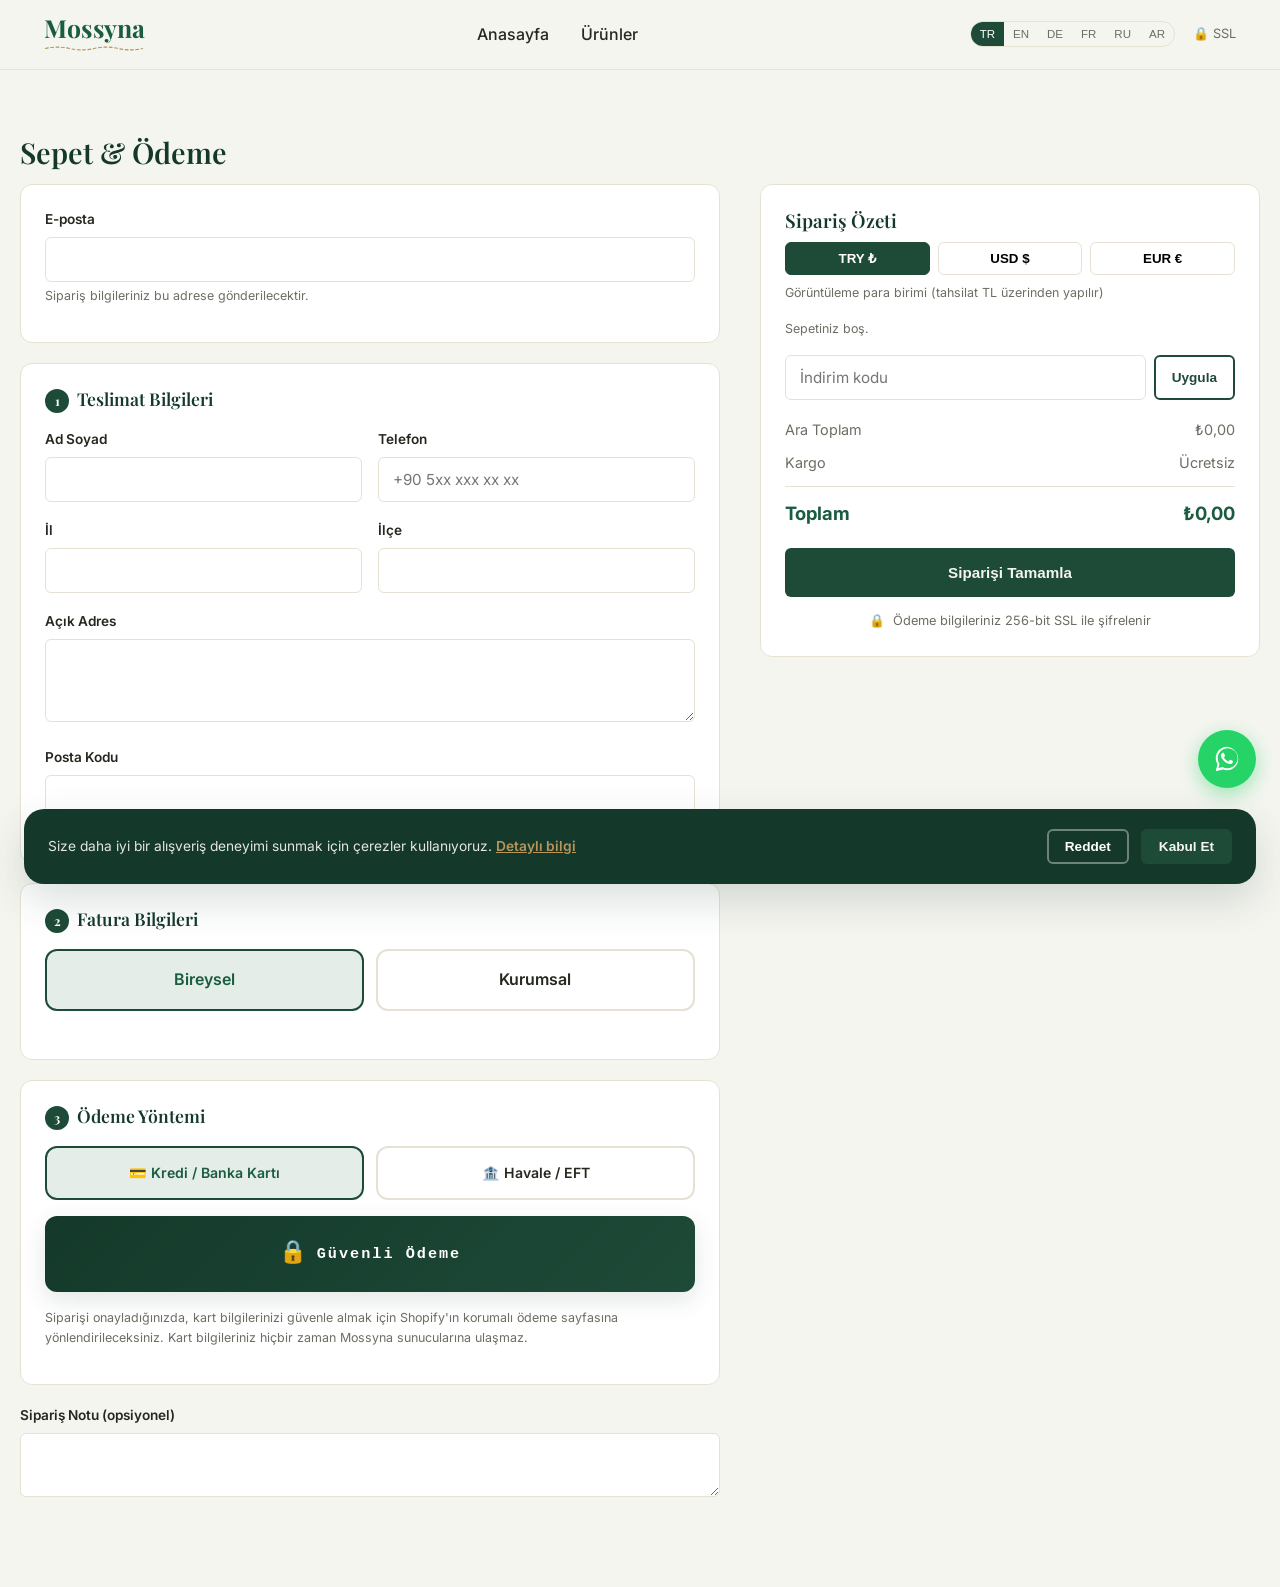
<file: frontend/checkout.html>
<!DOCTYPE html>
<html lang="tr">
<head>
<meta charset="UTF-8">
<meta name="viewport" content="width=device-width, initial-scale=1.0">
<title>Sepet & Ödeme | Mossyna</title>
<link href="https://fonts.googleapis.com/css2?family=Playfair+Display:wght@600;700&family=Inter:wght@400;500;600;700&display=swap" rel="stylesheet">
<link rel="stylesheet" href="css/style.css">
</head>
<body>

<!-- ============ HEADER ============ -->
<header class="site-header">
  <div class="header-main container">
    <a href="index.html" class="logo">
      <span class="logo-text">Mossyna</span>
      <svg class="logo-stitch" viewBox="0 0 140 10" aria-hidden="true"><path d="M2 5 Q19 1,36 5 T70 5 T104 5 T138 5" stroke="currentColor" stroke-width="1.6" fill="none" stroke-dasharray="4 3.5" stroke-linecap="round"/></svg>
    </a>
    <nav class="main-nav">
      <a href="index.html" data-i18n="nav.home"></a>
      <a href="products.html" data-i18n="nav.products"></a>
    </nav>
    <div class="header-actions">
      <div class="lang-switch">
        <button data-lang="tr">TR</button>
        <button data-lang="en">EN</button>
        <button data-lang="de">DE</button>
        <button data-lang="fr">FR</button>
        <button data-lang="ru">RU</button>
        <button data-lang="ar">AR</button>
      </div>
      <div class="secure-note" style="margin:0;">🔒 SSL</div>
    </div>
  </div>
</header>

<section class="container section">
  <h1 data-i18n="checkout.pagetitle" style="font-size:1.8rem;"></h1>

  <div class="checkout-layout">
    <!-- ============ LEFT: FORM STEPS ============ -->
    <div>
      <form id="checkoutForm">

        <!-- Sipariş oluşturma hatası (varsa) -->
        <div id="checkoutErrorBanner" class="hidden" style="background:#fdecea; border:1px solid var(--danger); color:var(--danger); border-radius:var(--radius-md); padding:12px 16px; margin-bottom:20px; font-size:.9rem;"></div>

        <!-- Misafir e-posta (giriş yapılmamışsa gösterilir) -->
        <div class="checkout-card" id="guestEmailCard">
          <div class="form-group" style="margin-bottom:0;">
            <label data-i18n="checkout.email"></label>
            <input type="email" id="guestEmail" autocomplete="email">
            <p class="form-hint" data-i18n="checkout.guestemail.hint"></p>
            <div class="field-error"></div>
          </div>
        </div>

        <!-- Step 1: Shipping -->
        <div class="checkout-card">
          <h3><span class="step-badge">1</span><span data-i18n="checkout.step1"></span></h3>
          <div class="form-row">
            <div class="form-group">
              <label data-i18n="checkout.fullname"></label>
              <input type="text" id="shipFullName" required>
            </div>
            <div class="form-group">
              <label data-i18n="checkout.phone"></label>
              <input type="tel" id="shipPhone" required placeholder="+90 5xx xxx xx xx">
            </div>
          </div>
          <div class="form-row">
            <div class="form-group">
              <label data-i18n="checkout.city"></label>
              <input type="text" id="shipCity" required>
            </div>
            <div class="form-group">
              <label data-i18n="checkout.district"></label>
              <input type="text" id="shipDistrict" required>
            </div>
          </div>
          <div class="form-group">
            <label data-i18n="checkout.address"></label>
            <textarea rows="3" id="shipAddress" required></textarea>
          </div>
          <div class="form-group">
            <label data-i18n="checkout.postal"></label>
            <input type="text" id="shipPostal">
          </div>
        </div>

        <!-- Step 2: Billing -->
        <div class="checkout-card">
          <h3><span class="step-badge">2</span><span data-i18n="checkout.step2"></span></h3>

          <div class="role-toggle">
            <input type="radio" name="billingType" id="billIndividual" value="individual" checked>
            <label for="billIndividual" data-i18n="checkout.billing.individual"></label>
            <input type="radio" name="billingType" id="billCorporate" value="corporate">
            <label for="billCorporate" data-i18n="checkout.billing.corporate"></label>
          </div>

          <div id="corporateFields" class="hidden">
            <div class="form-group">
              <label data-i18n="checkout.company"></label>
              <input type="text" id="billCompanyName">
            </div>
            <div class="form-row">
              <div class="form-group">
                <label data-i18n="checkout.taxoffice"></label>
                <input type="text" id="billTaxOffice">
              </div>
              <div class="form-group">
                <label data-i18n="checkout.taxnumber"></label>
                <input type="text" id="billTaxNumber">
              </div>
            </div>
          </div>
        </div>

        <!-- Step 3: Payment -->
        <div class="checkout-card">
          <h3><span class="step-badge">3</span><span data-i18n="checkout.step3"></span></h3>

          <div class="payment-tabs">
            <div class="payment-tab active" data-pay-tab="card">💳 <span data-i18n="checkout.paymethod.card"></span></div>
            <div class="payment-tab" data-pay-tab="transfer">🏦 <span data-i18n="checkout.paymethod.transfer"></span></div>
          </div>

          <div id="cardPanel">
            <div class="card-preview" id="cardPreview" style="display:flex; align-items:center; justify-content:center; text-align:center; padding:20px; gap:8px;">
              <span style="font-size:1.4rem;">🔒</span>
              <span data-i18n="checkout.shopify.redirect.badge" style="font-size:.95rem; font-weight:700;"></span>
            </div>
            <p class="form-hint" data-i18n="checkout.shopify.redirect.desc"></p>
          </div>

          <div id="transferPanel" class="hidden">
            <p class="form-hint" data-i18n="checkout.banktransfer.desc"></p>
          </div>
        </div>

        <div class="form-group">
          <label data-i18n="checkout.ordernote"></label>
          <textarea rows="2" id="orderNote"></textarea>
        </div>
      </form>
    </div>

    <!-- ============ RIGHT: ORDER SUMMARY ============ -->
    <div class="order-summary" id="orderSummaryPanel">
      <h3 data-i18n="checkout.summary"></h3>

      <div class="currency-toggle">
        <button data-currency="TRY" class="active">TRY ₺</button>
        <button data-currency="USD">USD $</button>
        <button data-currency="EUR">EUR €</button>
      </div>
      <p class="form-hint" style="margin-top:-8px; margin-bottom:16px;" data-i18n="checkout.currency.note"></p>

      <div id="summaryItems"></div>

      <div class="form-group" style="display:flex; gap:8px; margin-top:16px;">
        <input type="text" id="couponInput" data-i18n-placeholder="checkout.couponplaceholder" style="flex:1;">
        <button class="btn btn-outline btn-sm" id="applyCouponBtn" data-i18n="checkout.couponbtn"></button>
      </div>

      <div class="summary-line"><span data-i18n="checkout.subtotal"></span><span id="sumSubtotal">₺0,00</span></div>
      <div class="summary-line" id="discountRow" style="display:none;"><span data-i18n="checkout.discount"></span><span id="sumDiscount">−₺0,00</span></div>
      <div class="summary-line"><span data-i18n="checkout.shipping"></span><span id="sumShipping" data-i18n="checkout.shipping.free"></span></div>
      <div class="summary-total"><span data-i18n="checkout.total"></span><span id="sumTotal">₺0,00</span></div>

      <button type="submit" form="checkoutForm" class="btn btn-primary btn-block" style="margin-top:20px;" id="placeOrderBtn" data-i18n="checkout.placeorder"></button>
      <div class="secure-note">🔒 <span data-i18n="checkout.securenote"></span></div>
    </div>

    <!-- ============ ORDER SUCCESS PANEL (ödeme sonrası gösterilir) ============ -->
    <div class="order-summary hidden" id="orderSuccessPanel" style="text-align:center;">
      <div style="font-size:2.4rem; margin-bottom:8px;">✅</div>
      <h3 data-i18n="checkout.success.title"></h3>
      <p class="form-hint" id="orderSuccessOrderNum" style="font-size:1rem; color:var(--text-body);"></p>
      <p id="orderSuccessMessage" style="margin:16px 0;"></p>
      <a href="index.html" class="btn btn-primary btn-block" data-i18n="checkout.success.backhome"></a>
    </div>
  </div>
</section>

<script src="js/env.js"></script>
<script src="js/api.js"></script>
<script src="js/products.js"></script>
<script src="js/i18n.js"></script>
<script src="js/cart.js"></script>
<script src="js/auth.js"></script>
<script>
  /* ---------- Görüntüleme Kuru ----------
     Gerçek kur GET /api/exchange-rate/current uzayından çekilir (Aşama 5 backend'i).
     Backend henüz kur verisi üretmediyse (örn. zamanlayıcı hiç çalışmadıysa) yaklaşık
     bir demo kur ile devam edilir, ancak tahsilat her zaman TL üzerinden yapılır —
     bu değerler yalnızca görüntüleme amaçlıdır. */
  let MOSSYNA_DISPLAY_RATES = { TRY: 1, USD: 1 / 34.20, EUR: 1 / 37.10 };
  let mossynaCurrentCurrency = "TRY";
  let mossynaAppliedDiscount = 0; // yüzde (yalnızca önizleme; asıl indirim sunucuda hesaplanır)

  async function mossynaLoadDisplayRates() {
    try {
      const rates = await mossynaApi.get("/api/exchange-rate/current");
      const next = { TRY: 1 };
      rates.forEach(r => { next[r.currency_code] = 1 / r.rate_to_try; });
      if (next.USD && next.EUR) MOSSYNA_DISPLAY_RATES = next;
    } catch (err) {
      // Kur servisine ulaşılamazsa demo kurlarla devam edilir — sessizce yoksay.
    }
  }

  function mossynaConvert(amountTRY) {
    return amountTRY * MOSSYNA_DISPLAY_RATES[mossynaCurrentCurrency];
  }

  function mossynaRenderSummary() {
    const lang = mossynaGetLang();
    const cart = mossynaGetCart();
    const container = document.getElementById("summaryItems");

    container.innerHTML = cart.length
      ? cart.map(item => `
          <div class="summary-line">
            <span>${(lang === "en" ? item.nameEn : item.nameTr) || item.nameTr} × ${item.qty}</span>
            <span>${mossynaFormatPrice(mossynaConvert(item.unitPrice * item.qty), mossynaCurrentCurrency)}</span>
          </div>
        `).join("")
      : `<p class="form-hint">${mossynaT("cart.empty")}</p>`;

    const subtotal = mossynaCartSubtotal();
    const discountAmount = subtotal * (mossynaAppliedDiscount / 100);
    const shippingFee = (subtotal - discountAmount) >= 300 || subtotal === 0 ? 0 : 49.9;
    const total = subtotal - discountAmount + shippingFee;

    document.getElementById("sumSubtotal").textContent = mossynaFormatPrice(mossynaConvert(subtotal), mossynaCurrentCurrency);

    const discountRow = document.getElementById("discountRow");
    if (mossynaAppliedDiscount > 0) {
      discountRow.style.display = "flex";
      document.getElementById("sumDiscount").textContent = "−" + mossynaFormatPrice(mossynaConvert(discountAmount), mossynaCurrentCurrency);
    } else {
      discountRow.style.display = "none";
    }

    const shippingEl = document.getElementById("sumShipping");
    if (shippingFee === 0) {
      shippingEl.setAttribute("data-i18n", "checkout.shipping.free");
      shippingEl.textContent = mossynaT("checkout.shipping.free");
    } else {
      shippingEl.removeAttribute("data-i18n");
      shippingEl.textContent = mossynaFormatPrice(mossynaConvert(shippingFee), mossynaCurrentCurrency);
    }

    document.getElementById("sumTotal").textContent = mossynaFormatPrice(mossynaConvert(total), mossynaCurrentCurrency);
  }

  // Shopify'ın güvenli ödeme sayfasına gönderilmeden hemen önce kısaca gösterilen
  // markalı geçiş ekranı — akışı değiştirmez, yalnızca yönlendirmeyi geciktirir.
  function mossynaShowShopifyHandoff(url) {
    const overlay = document.getElementById("shopifyHandoffOverlay");
    if (!overlay) { window.location.href = url; return; }
    overlay.classList.add("visible");
    window.setTimeout(() => { window.location.href = url; }, 900);
  }

  function mossynaShowCheckoutError(message) {
    const banner = document.getElementById("checkoutErrorBanner");
    banner.textContent = message;
    banner.classList.remove("hidden");
    banner.scrollIntoView({ behavior: "smooth", block: "start" });
  }

  function mossynaHideCheckoutError() {
    document.getElementById("checkoutErrorBanner").classList.add("hidden");
  }

  function mossynaShowOrderSuccess(order, paymentInfo) {
    document.querySelector(".checkout-layout > div:first-child").classList.add("hidden");
    document.getElementById("orderSummaryPanel").classList.add("hidden");

    const lang = mossynaGetLang();
    document.getElementById("orderSuccessOrderNum").textContent =
      (lang === "tr" ? "Sipariş No: " : "Order Number: ") + order.order_number;

    let message = "";
    if (paymentInfo && paymentInfo.bank_transfer_iban) {
      message = lang === "tr"
        ? `Havale/EFT bilgileri: ${paymentInfo.bank_transfer_iban}. Ödemeniz onaylandığında siparişiniz işleme alınacaktır.`
        : `Bank transfer details: ${paymentInfo.bank_transfer_iban}. Your order will be processed once payment is confirmed.`;
    } else {
      // Normalde Shopify'a yönlendirme burada değil, submit handler'ında (aşağıda) gerçekleşir —
      // bu mesaj yalnızca yönlendirme bir nedenle başarısız olursa (ör. Shopify henüz
      // yapılandırılmadıysa) yedek olarak gösterilir.
      message = lang === "tr"
        ? "Siparişiniz oluşturuldu, ancak güvenli ödeme sayfasına şu anda ulaşılamıyor. Ekibimiz sizinle iletişime geçecektir."
        : "Your order was created, but the secure payment page couldn't be reached right now. Our team will contact you.";
    }
    document.getElementById("orderSuccessMessage").textContent = message;
    document.getElementById("orderSuccessPanel").classList.remove("hidden");
  }

  document.addEventListener("DOMContentLoaded", async () => {
    await mossynaLoadDisplayRates();
    mossynaRenderSummary();

    // Giriş yapmışsa misafir e-posta alanını gizle
    if (mossynaIsLoggedIn()) {
      document.getElementById("guestEmailCard").classList.add("hidden");
    }

    // Kurumsal fatura alanları
    document.querySelectorAll('input[name="billingType"]').forEach(r =>
      r.addEventListener("change", (e) => {
        document.getElementById("corporateFields").classList.toggle("hidden", e.target.value !== "corporate");
      })
    );

    // Ödeme sekmeleri
    document.querySelectorAll("[data-pay-tab]").forEach(tab => {
      tab.addEventListener("click", () => {
        document.querySelectorAll("[data-pay-tab]").forEach(t => t.classList.remove("active"));
        tab.classList.add("active");
        const isCard = tab.getAttribute("data-pay-tab") === "card";
        document.getElementById("cardPanel").classList.toggle("hidden", !isCard);
        document.getElementById("transferPanel").classList.toggle("hidden", isCard);
      });
    });

    // Para birimi seçici
    document.querySelectorAll("[data-currency]").forEach(btn => {
      btn.addEventListener("click", () => {
        document.querySelectorAll("[data-currency]").forEach(b => b.classList.remove("active"));
        btn.classList.add("active");
        mossynaCurrentCurrency = btn.getAttribute("data-currency");
        mossynaRenderSummary();
      });
    });

    // Kupon önizleme (yalnızca ekranda gösterim amaçlı — asıl indirim sunucuda
    // sipariş oluşturulurken discount_code ile yeniden doğrulanıp hesaplanır)
    document.getElementById("applyCouponBtn").addEventListener("click", () => {
      const code = document.getElementById("couponInput").value.trim().toUpperCase();
      if (code === "WELCOME10") {
        mossynaAppliedDiscount = 10;
        mossynaShowToast(mossynaGetLang() === "tr" ? "Kupon uygulandı: %10 indirim (önizleme)" : "Coupon applied: 10% off (preview)");
      } else if (code) {
        mossynaAppliedDiscount = 0;
        mossynaShowToast(mossynaGetLang() === "tr"
          ? "Kupon kodu siparişi tamamlarken doğrulanacaktır."
          : "The coupon code will be validated when you place the order.");
      } else {
        mossynaAppliedDiscount = 0;
      }
      mossynaRenderSummary();
    });

    // ---------- Sipariş Oluşturma + Ödeme Başlatma ----------
    document.getElementById("checkoutForm").addEventListener("submit", async (e) => {
      e.preventDefault();
      mossynaHideCheckoutError();

      const cart = mossynaGetCart();
      if (cart.length === 0) {
        mossynaShowCheckoutError(mossynaGetLang() === "tr" ? "Sepetiniz boş." : "Your cart is empty.");
        return;
      }

      const guestEmailInput = document.getElementById("guestEmail");
      if (!mossynaIsLoggedIn()) {
        mossynaClearFieldError(guestEmailInput);
        if (!guestEmailInput.value.trim() || !mossynaIsValidEmail(guestEmailInput.value.trim())) {
          mossynaSetFieldError(guestEmailInput, mossynaT("auth.error.email"));
          guestEmailInput.scrollIntoView({ behavior: "smooth", block: "center" });
          return;
        }
      }

      const form = e.target;
      if (!form.checkValidity()) {
        form.reportValidity();
        return;
      }

      const billingType = form.querySelector('input[name="billingType"]:checked')?.value || "individual";
      const payTab = document.querySelector("[data-pay-tab].active")?.getAttribute("data-pay-tab") || "card";
      const couponCode = document.getElementById("couponInput").value.trim();

      const payload = {
        items: cart.map(item => ({ product_id: item.productId, quantity: item.qty })),
        shipping: {
          full_name: document.getElementById("shipFullName").value.trim(),
          phone: document.getElementById("shipPhone").value.trim(),
          city: document.getElementById("shipCity").value.trim(),
          district: document.getElementById("shipDistrict").value.trim(),
          address_line: document.getElementById("shipAddress").value.trim(),
          postal_code: document.getElementById("shipPostal").value.trim() || null,
        },
        billing: {
          type: billingType,
          company_name: billingType === "corporate" ? document.getElementById("billCompanyName").value.trim() : null,
          tax_office: billingType === "corporate" ? document.getElementById("billTaxOffice").value.trim() : null,
          tax_number: billingType === "corporate" ? document.getElementById("billTaxNumber").value.trim() : null,
        },
        currency: mossynaCurrentCurrency,
        discount_code: couponCode || null,
        customer_note: document.getElementById("orderNote").value.trim() || null,
      };
      if (!mossynaIsLoggedIn()) {
        payload.guest_email = guestEmailInput.value.trim();
      }

      const submitBtn = document.getElementById("placeOrderBtn");
      submitBtn.disabled = true;
      submitBtn.textContent = mossynaT("checkout.placing");

      let order;
      try {
        order = await mossynaApi.post("/api/orders", payload, mossynaIsLoggedIn());
      } catch (err) {
        mossynaShowCheckoutError(err.message);
        submitBtn.disabled = false;
        submitBtn.textContent = mossynaT("checkout.placeorder");
        return;
      }

      // Sipariş başarıyla oluşturuldu — sepeti temizle (fiyatlar artık sunucuda kayıtlı)
      mossynaSaveCart([]);

      // Kart ödemesi her zaman Shopify'ın barındırdığı güvenli checkout sayfasına
      // yönlendirilerek tamamlanır — Mossyna sunucusu kart bilgisine hiç dokunmaz.
      const provider = payTab === "transfer" ? "bank_transfer" : "shopify";
      let paymentInfo = null;
      try {
        paymentInfo = await mossynaApi.post("/api/payments/initiate", { order_id: order.id, provider }, mossynaIsLoggedIn());
      } catch (err) {
        // Ödeme sağlayıcısına ulaşılamadı (örn. Shopify bağlantısı henüz yapılandırılmadı) —
        // sipariş yine de oluşturuldu, kullanıcıya bilgi verip devam ediyoruz.
        paymentInfo = null;
      }

      if (paymentInfo && paymentInfo.shopify_checkout_url) {
        // Sipariş zaten oluşturuldu — müşteriyi Shopify'ın güvenli ödeme sayfasına
        // gönder. Ödeme onaylandığında Shopify webhook'u siparişi "paid" olarak işaretler.
        mossynaShowShopifyHandoff(paymentInfo.shopify_checkout_url);
        return;
      }

      mossynaShowOrderSuccess(order, paymentInfo);
    });
  });

  document.addEventListener("mossyna:cartchange", mossynaRenderSummary);
  document.addEventListener("mossyna:languagechange", mossynaRenderSummary);
</script>

<!-- ============ WHATSAPP CANLI DESTEK ============ -->
<a class="whatsapp-float" href="https://wa.me/TELEFON_NO_BURAYA" target="_blank" rel="noopener" title="WhatsApp Destek" data-i18n-title="whatsapp.tooltip">
  <svg viewBox="0 0 32 32" fill="currentColor" aria-hidden="true">
    <path d="M16.01 3C9.38 3 4 8.38 4 15.01c0 2.35.64 4.56 1.86 6.51L4 29l7.66-1.82a12.9 12.9 0 0 0 4.35.75h.01C22.63 27.93 28 22.55 28 15.92 28 9.29 22.63 3.9 16.01 3Zm0 22.87c-1.5 0-2.97-.4-4.26-1.15l-.31-.18-4.55 1.08 1.11-4.5-.2-.32a10.55 10.55 0 0 1-1.65-5.79c0-5.83 4.75-10.58 10.6-10.58 2.83 0 5.49 1.11 7.49 3.11a10.5 10.5 0 0 1 3.1 7.47c0 5.83-4.75 10.86-10.33 10.86Zm5.79-7.93c-.32-.16-1.88-.93-2.17-1.03-.29-.11-.5-.16-.72.16-.21.32-.82 1.03-1.01 1.24-.19.21-.37.24-.69.08-.32-.16-1.34-.49-2.55-1.57-.94-.84-1.58-1.87-1.76-2.19-.19-.32-.02-.49.14-.65.14-.14.32-.37.48-.55.16-.19.21-.32.32-.53.11-.21.05-.4-.03-.55-.08-.16-.72-1.74-.99-2.38-.26-.63-.53-.54-.72-.55l-.61-.01c-.21 0-.55.08-.84.4-.29.32-1.1 1.08-1.1 2.63s1.13 3.05 1.29 3.26c.16.21 2.23 3.4 5.4 4.77.75.32 1.34.52 1.8.66.76.24 1.44.21 1.99.13.61-.09 1.88-.77 2.14-1.51.27-.74.27-1.38.19-1.51-.08-.13-.29-.21-.61-.37Z"/>
  </svg>
</a>

<!-- ============ SHOPIFY'A GEÇİŞ: MARKALI ARA EKRAN ============
     Ödeme sayfası Shopify'da olduğu için görünümüne dokunamıyoruz — ama
     Mossyna'dan Shopify'a geçilen bu kısa an bize ait (bkz. Görsel Yön
     Belgesi §9). Sipariş akışı hiç değişmedi, yalnızca yönlendirmeden hemen
     önce kısaca gösteriliyor. -->
<div class="shopify-handoff-overlay" id="shopifyHandoffOverlay">
  <div class="handoff-content">
    <span class="logo-text">Mossyna</span>
    <svg class="logo-stitch" viewBox="0 0 140 10" aria-hidden="true"><path d="M2 5 Q19 1,36 5 T70 5 T104 5 T138 5" stroke="currentColor" stroke-width="1.6" fill="none" stroke-dasharray="4 3.5" stroke-linecap="round"/></svg>
    <svg class="handoff-lock" viewBox="0 0 32 32" fill="none" aria-hidden="true"><rect x="7" y="14" width="18" height="14" rx="2" stroke="currentColor" stroke-width="1.8"/><path d="M11 14v-3a5 5 0 0 1 10 0v3" stroke="currentColor" stroke-width="1.8" stroke-linecap="round"/></svg>
    <h3 data-i18n="checkout.handoff.title"></h3>
    <p data-i18n="checkout.handoff.desc"></p>
  </div>
</div>

<script src="js/cookie-consent.js"></script>
</body>
</html>
</file>
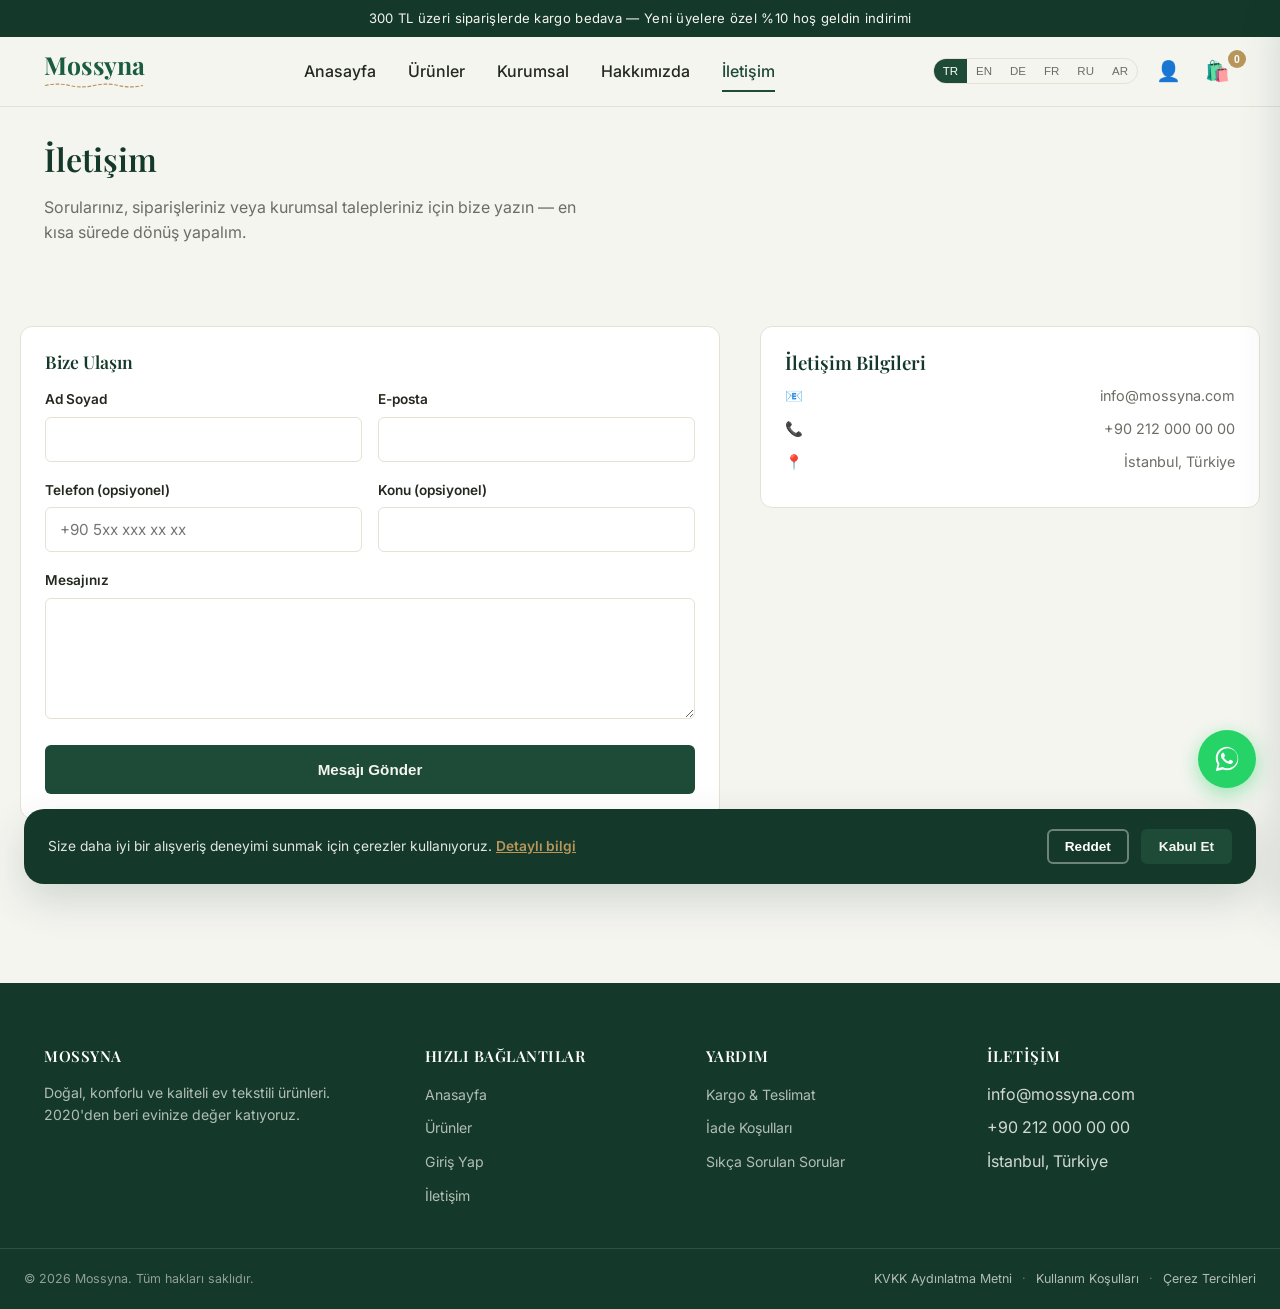
<file: frontend/contact.html>
<!DOCTYPE html>
<html lang="tr">
<head>
<meta charset="UTF-8">
<meta name="viewport" content="width=device-width, initial-scale=1.0">
<title>İletişim | Mossyna</title>
<link href="https://fonts.googleapis.com/css2?family=Playfair+Display:wght@600;700&family=Inter:wght@400;500;600;700&display=swap" rel="stylesheet">
<link rel="stylesheet" href="css/style.css">
</head>
<body>

<!-- ============ HEADER ============ -->
<header class="site-header">
  <div class="announce-bar" data-i18n="announce.text"></div>
  <div class="header-main container">
    <a href="index.html" class="logo">
      <span class="logo-text">Mossyna</span>
      <svg class="logo-stitch" viewBox="0 0 140 10" aria-hidden="true"><path d="M2 5 Q19 1,36 5 T70 5 T104 5 T138 5" stroke="currentColor" stroke-width="1.6" fill="none" stroke-dasharray="4 3.5" stroke-linecap="round"/></svg>
    </a>
    <nav class="main-nav">
      <a href="index.html" data-i18n="nav.home"></a>
      <a href="products.html" data-i18n="nav.products"></a>
      <a href="products.html?segment=corporate" data-i18n="nav.corporate"></a>
      <a href="index.html#about" data-i18n="nav.about"></a>
      <a href="contact.html" class="active" data-i18n="nav.contact"></a>
    </nav>
    <div class="header-actions">
      <div class="lang-switch">
        <button data-lang="tr">TR</button>
        <button data-lang="en">EN</button>
        <button data-lang="de">DE</button>
        <button data-lang="fr">FR</button>
        <button data-lang="ru">RU</button>
        <button data-lang="ar">AR</button>
      </div>
      <a href="login.html" class="icon-btn" data-account-link title="Hesabım">👤</a>
      <button class="icon-btn" data-open-cart title="Sepetim">
        🛍️<span class="cart-badge">0</span>
      </button>
      <button class="hamburger">☰</button>
    </div>
  </div>
</header>

<!-- ============ PAGE HEADER ============ -->
<section class="container" style="padding:32px 24px 0;">
  <h1 data-i18n="contact.pagetitle" style="font-size:2rem;"></h1>
  <p style="color:var(--text-muted); max-width:560px;" data-i18n="contact.subtitle"></p>
</section>

<!-- ============ CONTACT LAYOUT ============ -->
<section class="container section">
  <div class="checkout-layout">

    <!-- ============ LEFT: FORM ============ -->
    <div>
      <div class="checkout-card" id="contactFormCard">
        <h3 data-i18n="contact.form.title"></h3>

        <div id="contactErrorBanner" class="hidden" style="background:#fdecea; border:1px solid var(--danger); color:var(--danger); border-radius:var(--radius-md); padding:12px 16px; margin-bottom:20px; font-size:.9rem;"></div>

        <form id="contactForm" novalidate>
          <div class="form-row">
            <div class="form-group">
              <label data-i18n="contact.name"></label>
              <input type="text" id="contactName" required>
              <div class="field-error"></div>
            </div>
            <div class="form-group">
              <label data-i18n="auth.email"></label>
              <input type="email" id="contactEmail" required autocomplete="email">
              <div class="field-error"></div>
            </div>
          </div>
          <div class="form-row">
            <div class="form-group">
              <label data-i18n="contact.phone"></label>
              <input type="tel" id="contactPhone" placeholder="+90 5xx xxx xx xx">
            </div>
            <div class="form-group">
              <label data-i18n="contact.subject"></label>
              <input type="text" id="contactSubject">
            </div>
          </div>
          <div class="form-group">
            <label data-i18n="contact.message"></label>
            <textarea rows="5" id="contactMessage" required></textarea>
            <div class="field-error"></div>
          </div>

          <button type="submit" class="btn btn-primary btn-block" id="contactSubmitBtn" data-i18n="contact.sendbtn"></button>
        </form>
      </div>

      <!-- ============ SUCCESS PANEL ============ -->
      <div class="checkout-card hidden" id="contactSuccessPanel" style="text-align:center;">
        <div style="font-size:2.4rem; margin-bottom:8px;">✅</div>
        <h3 data-i18n="contact.success.title"></h3>
        <p class="form-hint" data-i18n="contact.success.desc"></p>
      </div>
    </div>

    <!-- ============ RIGHT: CONTACT INFO ============ -->
    <div class="order-summary">
      <h3 data-i18n="contact.info.title"></h3>
      <div class="summary-line"><span>📧</span><span>info@mossyna.com</span></div>
      <div class="summary-line"><span>📞</span><span>+90 212 000 00 00</span></div>
      <div class="summary-line"><span>📍</span><span data-i18n="contact.info.address"></span></div>
    </div>

  </div>
</section>

<!-- ============ FOOTER ============ -->
<footer class="site-footer">
  <div class="footer-grid container">
    <div>
      <h4 data-i18n="footer.about.title"></h4>
      <p data-i18n="footer.about.desc"></p>
    </div>
    <div>
      <h4 data-i18n="footer.links.title"></h4>
      <ul>
        <li><a href="index.html" data-i18n="nav.home"></a></li>
        <li><a href="products.html" data-i18n="nav.products"></a></li>
        <li><a href="login.html" data-i18n="nav.login"></a></li>
        <li><a href="contact.html" data-i18n="nav.contact"></a></li>
      </ul>
    </div>
    <div>
      <h4 data-i18n="footer.help.title"></h4>
      <ul>
        <li><a href="#" data-i18n="footer.help.shipping"></a></li>
        <li><a href="#" data-i18n="footer.help.returns"></a></li>
        <li><a href="#" data-i18n="footer.help.faq"></a></li>
      </ul>
    </div>
    <div>
      <h4 data-i18n="footer.contact.title"></h4>
      <ul>
        <li>info@mossyna.com</li>
        <li>+90 212 000 00 00</li>
        <li>İstanbul, Türkiye</li>
      </ul>
    </div>
  </div>
  <div class="footer-bottom">
    <div class="footer-bottom-row">
      <span>&copy; 2026 Mossyna. <span data-i18n="footer.rights"></span></span>
      <span class="footer-legal-links">
        <a href="kvkk.html" data-i18n="footer.legal.kvkk"></a>
        <span class="sep" aria-hidden="true">·</span>
        <a href="kullanim-kosullari.html" data-i18n="footer.legal.terms"></a>
        <span class="sep" aria-hidden="true">·</span>
        <a href="#" data-open-cookie-settings data-i18n="footer.legal.cookies"></a>
      </span>
    </div>
  </div>
</footer>

<!-- ============ CART DRAWER ============ -->
<div class="cart-drawer-overlay"></div>
<div class="cart-drawer">
  <div class="cart-drawer-header">
    <h3 style="margin:0;" data-i18n="cart.title"></h3>
    <button class="icon-btn" data-close-cart>✕</button>
  </div>
  <div class="cart-drawer-items"></div>
  <div class="cart-drawer-footer">
    <div class="cart-subtotal-row">
      <span data-i18n="cart.subtotal"></span>
      <span class="cart-drawer-subtotal">₺0,00</span>
    </div>
    <a href="checkout.html" class="btn btn-primary btn-block" data-i18n="cart.checkout"></a>
  </div>
</div>

<script src="js/env.js"></script>
<script src="js/api.js"></script>
<script src="js/products.js"></script>
<script src="js/i18n.js"></script>
<script src="js/cart.js"></script>
<script src="js/auth.js"></script>
<script src="js/main.js"></script>
<script>
  /* ---------- İletişim Formu: POST /api/contact ---------- */
  function mossynaShowContactError(message) {
    const banner = document.getElementById("contactErrorBanner");
    banner.textContent = message;
    banner.classList.remove("hidden");
  }

  function mossynaHideContactError() {
    document.getElementById("contactErrorBanner").classList.add("hidden");
  }

  document.addEventListener("DOMContentLoaded", () => {
    const form = document.getElementById("contactForm");
    if (!form) return;

    form.addEventListener("submit", async (e) => {
      e.preventDefault();
      mossynaHideContactError();

      const nameInput = document.getElementById("contactName");
      const emailInput = document.getElementById("contactEmail");
      const messageInput = document.getElementById("contactMessage");

      [nameInput, emailInput, messageInput].forEach(mossynaClearFieldError);

      let valid = true;
      if (!nameInput.value.trim()) {
        mossynaSetFieldError(nameInput, mossynaT("auth.error.required"));
        valid = false;
      }
      if (!emailInput.value.trim() || !mossynaIsValidEmail(emailInput.value.trim())) {
        mossynaSetFieldError(emailInput, mossynaT("auth.error.email"));
        valid = false;
      }
      if (!messageInput.value.trim()) {
        mossynaSetFieldError(messageInput, mossynaT("contact.error.message"));
        valid = false;
      }
      if (!valid) return;

      const payload = {
        name: nameInput.value.trim(),
        email: emailInput.value.trim(),
        phone: document.getElementById("contactPhone").value.trim() || null,
        subject: document.getElementById("contactSubject").value.trim() || null,
        message: messageInput.value.trim(),
      };

      const submitBtn = document.getElementById("contactSubmitBtn");
      submitBtn.disabled = true;
      submitBtn.textContent = mossynaT("contact.sending");

      try {
        await mossynaApi.post("/api/contact", payload);
        document.getElementById("contactFormCard").classList.add("hidden");
        document.getElementById("contactSuccessPanel").classList.remove("hidden");
      } catch (err) {
        mossynaShowContactError(err.message);
        submitBtn.disabled = false;
        submitBtn.textContent = mossynaT("contact.sendbtn");
      }
    });
  });
</script>

<!-- ============ WHATSAPP CANLI DESTEK ============ -->
<a class="whatsapp-float" href="https://wa.me/TELEFON_NO_BURAYA" target="_blank" rel="noopener" title="WhatsApp Destek" data-i18n-title="whatsapp.tooltip">
  <svg viewBox="0 0 32 32" fill="currentColor" aria-hidden="true">
    <path d="M16.01 3C9.38 3 4 8.38 4 15.01c0 2.35.64 4.56 1.86 6.51L4 29l7.66-1.82a12.9 12.9 0 0 0 4.35.75h.01C22.63 27.93 28 22.55 28 15.92 28 9.29 22.63 3.9 16.01 3Zm0 22.87c-1.5 0-2.97-.4-4.26-1.15l-.31-.18-4.55 1.08 1.11-4.5-.2-.32a10.55 10.55 0 0 1-1.65-5.79c0-5.83 4.75-10.58 10.6-10.58 2.83 0 5.49 1.11 7.49 3.11a10.5 10.5 0 0 1 3.1 7.47c0 5.83-4.75 10.86-10.33 10.86Zm5.79-7.93c-.32-.16-1.88-.93-2.17-1.03-.29-.11-.5-.16-.72.16-.21.32-.82 1.03-1.01 1.24-.19.21-.37.24-.69.08-.32-.16-1.34-.49-2.55-1.57-.94-.84-1.58-1.87-1.76-2.19-.19-.32-.02-.49.14-.65.14-.14.32-.37.48-.55.16-.19.21-.32.32-.53.11-.21.05-.4-.03-.55-.08-.16-.72-1.74-.99-2.38-.26-.63-.53-.54-.72-.55l-.61-.01c-.21 0-.55.08-.84.4-.29.32-1.1 1.08-1.1 2.63s1.13 3.05 1.29 3.26c.16.21 2.23 3.4 5.4 4.77.75.32 1.34.52 1.8.66.76.24 1.44.21 1.99.13.61-.09 1.88-.77 2.14-1.51.27-.74.27-1.38.19-1.51-.08-.13-.29-.21-.61-.37Z"/>
  </svg>
</a>

<script src="js/cookie-consent.js"></script>
</body>
</html>
</file>
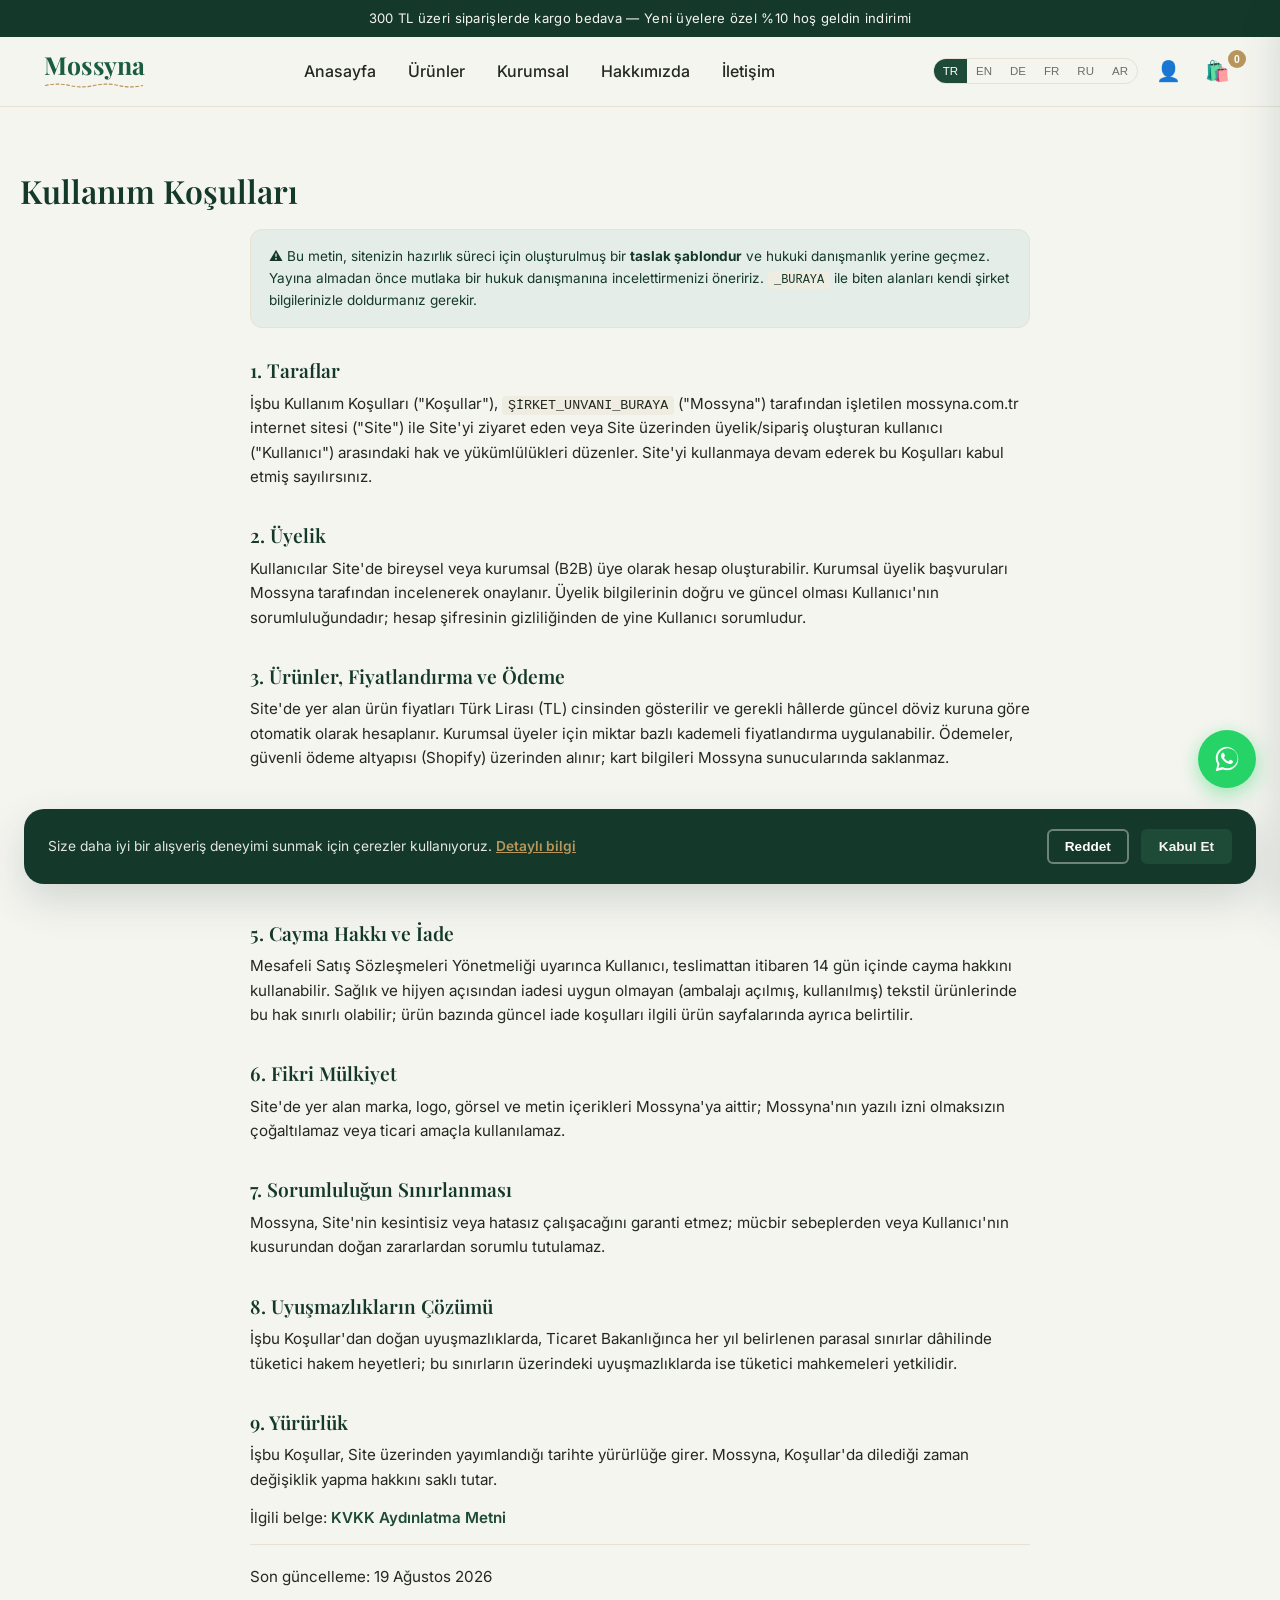
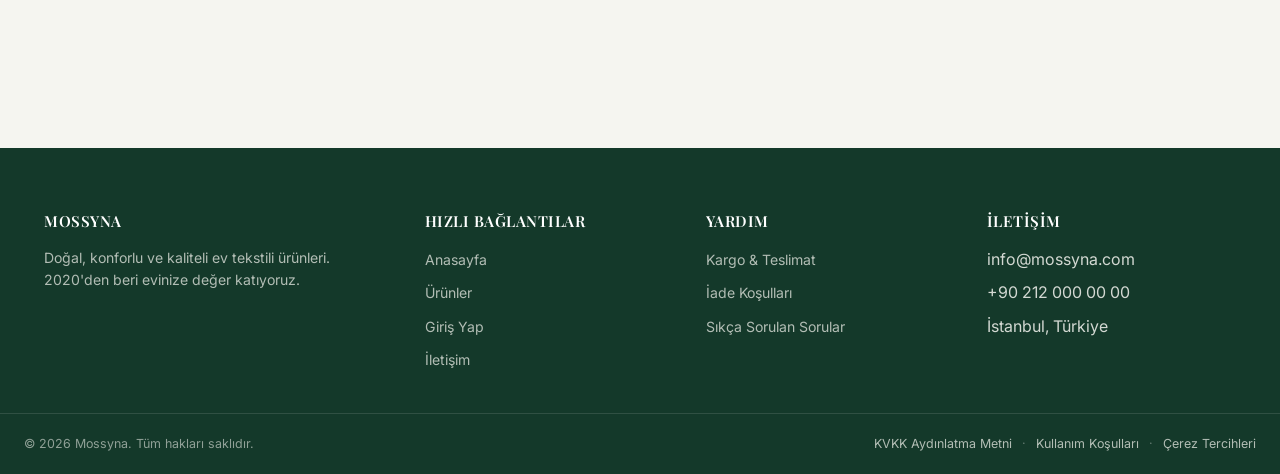
<file: frontend/kullanim-kosullari.html>
<!DOCTYPE html>
<html lang="tr">
<head>
<meta charset="UTF-8">
<meta name="viewport" content="width=device-width, initial-scale=1.0">
<title>Kullanım Koşulları | Mossyna</title>
<link href="https://fonts.googleapis.com/css2?family=Playfair+Display:wght@600;700&family=Inter:wght@400;500;600;700&display=swap" rel="stylesheet">
<link rel="stylesheet" href="css/style.css">
</head>
<body>

<!-- ============ HEADER ============ -->
<header class="site-header">
  <div class="announce-bar" data-i18n="announce.text"></div>
  <div class="header-main container">
    <a href="index.html" class="logo">
      <span class="logo-text">Mossyna</span>
      <svg class="logo-stitch" viewBox="0 0 140 10" aria-hidden="true"><path d="M2 5 Q19 1,36 5 T70 5 T104 5 T138 5" stroke="currentColor" stroke-width="1.6" fill="none" stroke-dasharray="4 3.5" stroke-linecap="round"/></svg>
    </a>
    <nav class="main-nav">
      <a href="index.html" data-i18n="nav.home"></a>
      <a href="products.html" data-i18n="nav.products"></a>
      <a href="products.html?segment=corporate" data-i18n="nav.corporate"></a>
      <a href="index.html#about" data-i18n="nav.about"></a>
      <a href="contact.html" data-i18n="nav.contact"></a>
    </nav>
    <div class="header-actions">
      <div class="lang-switch">
        <button data-lang="tr">TR</button>
        <button data-lang="en">EN</button>
        <button data-lang="de">DE</button>
        <button data-lang="fr">FR</button>
        <button data-lang="ru">RU</button>
        <button data-lang="ar">AR</button>
      </div>
      <a href="login.html" class="icon-btn" data-account-link title="Hesabım">👤</a>
      <button class="icon-btn" data-open-cart title="Sepetim">
        🛍️<span class="cart-badge">0</span>
      </button>
      <button class="hamburger">☰</button>
    </div>
  </div>
</header>

<!-- ============ İÇERİK ============ -->
<section class="container section">
  <h1 style="font-size:2rem;">Kullanım Koşulları</h1>

  <div class="legal-content">

    <div class="legal-disclaimer">
      ⚠️ Bu metin, sitenizin hazırlık süreci için oluşturulmuş bir <strong>taslak şablondur</strong> ve hukuki danışmanlık yerine geçmez. Yayına almadan önce mutlaka bir hukuk danışmanına incelettirmenizi öneririz. <code>_BURAYA</code> ile biten alanları kendi şirket bilgilerinizle doldurmanız gerekir.
    </div>

    <h2>1. Taraflar</h2>
    <p>İşbu Kullanım Koşulları ("Koşullar"), <code>ŞİRKET_UNVANI_BURAYA</code> ("Mossyna") tarafından işletilen mossyna.com.tr internet sitesi ("Site") ile Site'yi ziyaret eden veya Site üzerinden üyelik/sipariş oluşturan kullanıcı ("Kullanıcı") arasındaki hak ve yükümlülükleri düzenler. Site'yi kullanmaya devam ederek bu Koşulları kabul etmiş sayılırsınız.</p>

    <h2>2. Üyelik</h2>
    <p>Kullanıcılar Site'de bireysel veya kurumsal (B2B) üye olarak hesap oluşturabilir. Kurumsal üyelik başvuruları Mossyna tarafından incelenerek onaylanır. Üyelik bilgilerinin doğru ve güncel olması Kullanıcı'nın sorumluluğundadır; hesap şifresinin gizliliğinden de yine Kullanıcı sorumludur.</p>

    <h2>3. Ürünler, Fiyatlandırma ve Ödeme</h2>
    <p>Site'de yer alan ürün fiyatları Türk Lirası (TL) cinsinden gösterilir ve gerekli hâllerde güncel döviz kuruna göre otomatik olarak hesaplanır. Kurumsal üyeler için miktar bazlı kademeli fiyatlandırma uygulanabilir. Ödemeler, güvenli ödeme altyapısı (Shopify) üzerinden alınır; kart bilgileri Mossyna sunucularında saklanmaz.</p>

    <h2>4. Teslimat</h2>
    <p>Siparişler, sipariş onayını takiben makul bir süre içinde kargoya teslim edilir. Mücbir sebep hâllerinde teslimat süresi uzayabilir; bu durumda Kullanıcı bilgilendirilir.</p>

    <h2>5. Cayma Hakkı ve İade</h2>
    <p>Mesafeli Satış Sözleşmeleri Yönetmeliği uyarınca Kullanıcı, teslimattan itibaren 14 gün içinde cayma hakkını kullanabilir. Sağlık ve hijyen açısından iadesi uygun olmayan (ambalajı açılmış, kullanılmış) tekstil ürünlerinde bu hak sınırlı olabilir; ürün bazında güncel iade koşulları ilgili ürün sayfalarında ayrıca belirtilir.</p>

    <h2>6. Fikri Mülkiyet</h2>
    <p>Site'de yer alan marka, logo, görsel ve metin içerikleri Mossyna'ya aittir; Mossyna'nın yazılı izni olmaksızın çoğaltılamaz veya ticari amaçla kullanılamaz.</p>

    <h2>7. Sorumluluğun Sınırlanması</h2>
    <p>Mossyna, Site'nin kesintisiz veya hatasız çalışacağını garanti etmez; mücbir sebeplerden veya Kullanıcı'nın kusurundan doğan zararlardan sorumlu tutulamaz.</p>

    <h2>8. Uyuşmazlıkların Çözümü</h2>
    <p>İşbu Koşullar'dan doğan uyuşmazlıklarda, Ticaret Bakanlığınca her yıl belirlenen parasal sınırlar dâhilinde tüketici hakem heyetleri; bu sınırların üzerindeki uyuşmazlıklarda ise tüketici mahkemeleri yetkilidir.</p>

    <h2>9. Yürürlük</h2>
    <p>İşbu Koşullar, Site üzerinden yayımlandığı tarihte yürürlüğe girer. Mossyna, Koşullar'da dilediği zaman değişiklik yapma hakkını saklı tutar.</p>

    <p class="legal-crosslink">İlgili belge: <a href="kvkk.html">KVKK Aydınlatma Metni</a></p>

    <p class="legal-updated">Son güncelleme: 19 Ağustos 2026</p>
  </div>
</section>

<!-- ============ FOOTER ============ -->
<footer class="site-footer">
  <div class="footer-grid container">
    <div>
      <h4 data-i18n="footer.about.title"></h4>
      <p data-i18n="footer.about.desc"></p>
    </div>
    <div>
      <h4 data-i18n="footer.links.title"></h4>
      <ul>
        <li><a href="index.html" data-i18n="nav.home"></a></li>
        <li><a href="products.html" data-i18n="nav.products"></a></li>
        <li><a href="login.html" data-i18n="nav.login"></a></li>
        <li><a href="contact.html" data-i18n="nav.contact"></a></li>
      </ul>
    </div>
    <div>
      <h4 data-i18n="footer.help.title"></h4>
      <ul>
        <li><a href="#" data-i18n="footer.help.shipping"></a></li>
        <li><a href="#" data-i18n="footer.help.returns"></a></li>
        <li><a href="#" data-i18n="footer.help.faq"></a></li>
      </ul>
    </div>
    <div>
      <h4 data-i18n="footer.contact.title"></h4>
      <ul>
        <li>info@mossyna.com</li>
        <li>+90 212 000 00 00</li>
        <li>İstanbul, Türkiye</li>
      </ul>
    </div>
  </div>
  <div class="footer-bottom">
    <div class="footer-bottom-row">
      <span>&copy; 2026 Mossyna. <span data-i18n="footer.rights"></span></span>
      <span class="footer-legal-links">
        <a href="kvkk.html" data-i18n="footer.legal.kvkk"></a>
        <span class="sep" aria-hidden="true">·</span>
        <a href="kullanim-kosullari.html" data-i18n="footer.legal.terms"></a>
        <span class="sep" aria-hidden="true">·</span>
        <a href="#" data-open-cookie-settings data-i18n="footer.legal.cookies"></a>
      </span>
    </div>
  </div>
</footer>

<!-- ============ CART DRAWER ============ -->
<div class="cart-drawer-overlay"></div>
<div class="cart-drawer">
  <div class="cart-drawer-header">
    <h3 style="margin:0;" data-i18n="cart.title"></h3>
    <button class="icon-btn" data-close-cart>✕</button>
  </div>
  <div class="cart-drawer-items"></div>
  <div class="cart-drawer-footer">
    <div class="cart-subtotal-row">
      <span data-i18n="cart.subtotal"></span>
      <span class="cart-drawer-subtotal">₺0,00</span>
    </div>
    <a href="checkout.html" class="btn btn-primary btn-block" data-i18n="cart.checkout"></a>
  </div>
</div>

<!-- ============ WHATSAPP CANLI DESTEK ============ -->
<a class="whatsapp-float" href="https://wa.me/TELEFON_NO_BURAYA" target="_blank" rel="noopener" title="WhatsApp Destek" data-i18n-title="whatsapp.tooltip">
  <svg viewBox="0 0 32 32" fill="currentColor" aria-hidden="true">
    <path d="M16.01 3C9.38 3 4 8.38 4 15.01c0 2.35.64 4.56 1.86 6.51L4 29l7.66-1.82a12.9 12.9 0 0 0 4.35.75h.01C22.63 27.93 28 22.55 28 15.92 28 9.29 22.63 3.9 16.01 3Zm0 22.87c-1.5 0-2.97-.4-4.26-1.15l-.31-.18-4.55 1.08 1.11-4.5-.2-.32a10.55 10.55 0 0 1-1.65-5.79c0-5.83 4.75-10.58 10.6-10.58 2.83 0 5.49 1.11 7.49 3.11a10.5 10.5 0 0 1 3.1 7.47c0 5.83-4.75 10.86-10.33 10.86Zm5.79-7.93c-.32-.16-1.88-.93-2.17-1.03-.29-.11-.5-.16-.72.16-.21.32-.82 1.03-1.01 1.24-.19.21-.37.24-.69.08-.32-.16-1.34-.49-2.55-1.57-.94-.84-1.58-1.87-1.76-2.19-.19-.32-.02-.49.14-.65.14-.14.32-.37.48-.55.16-.19.21-.32.32-.53.11-.21.05-.4-.03-.55-.08-.16-.72-1.74-.99-2.38-.26-.63-.53-.54-.72-.55l-.61-.01c-.21 0-.55.08-.84.4-.29.32-1.1 1.08-1.1 2.63s1.13 3.05 1.29 3.26c.16.21 2.23 3.4 5.4 4.77.75.32 1.34.52 1.8.66.76.24 1.44.21 1.99.13.61-.09 1.88-.77 2.14-1.51.27-.74.27-1.38.19-1.51-.08-.13-.29-.21-.61-.37Z"/>
  </svg>
</a>

<script src="js/env.js"></script>
<script src="js/api.js"></script>
<script src="js/products.js"></script>
<script src="js/i18n.js"></script>
<script src="js/cart.js"></script>
<script src="js/auth.js"></script>
<script src="js/main.js"></script>
<script src="js/cookie-consent.js"></script>
</body>
</html>
</file>
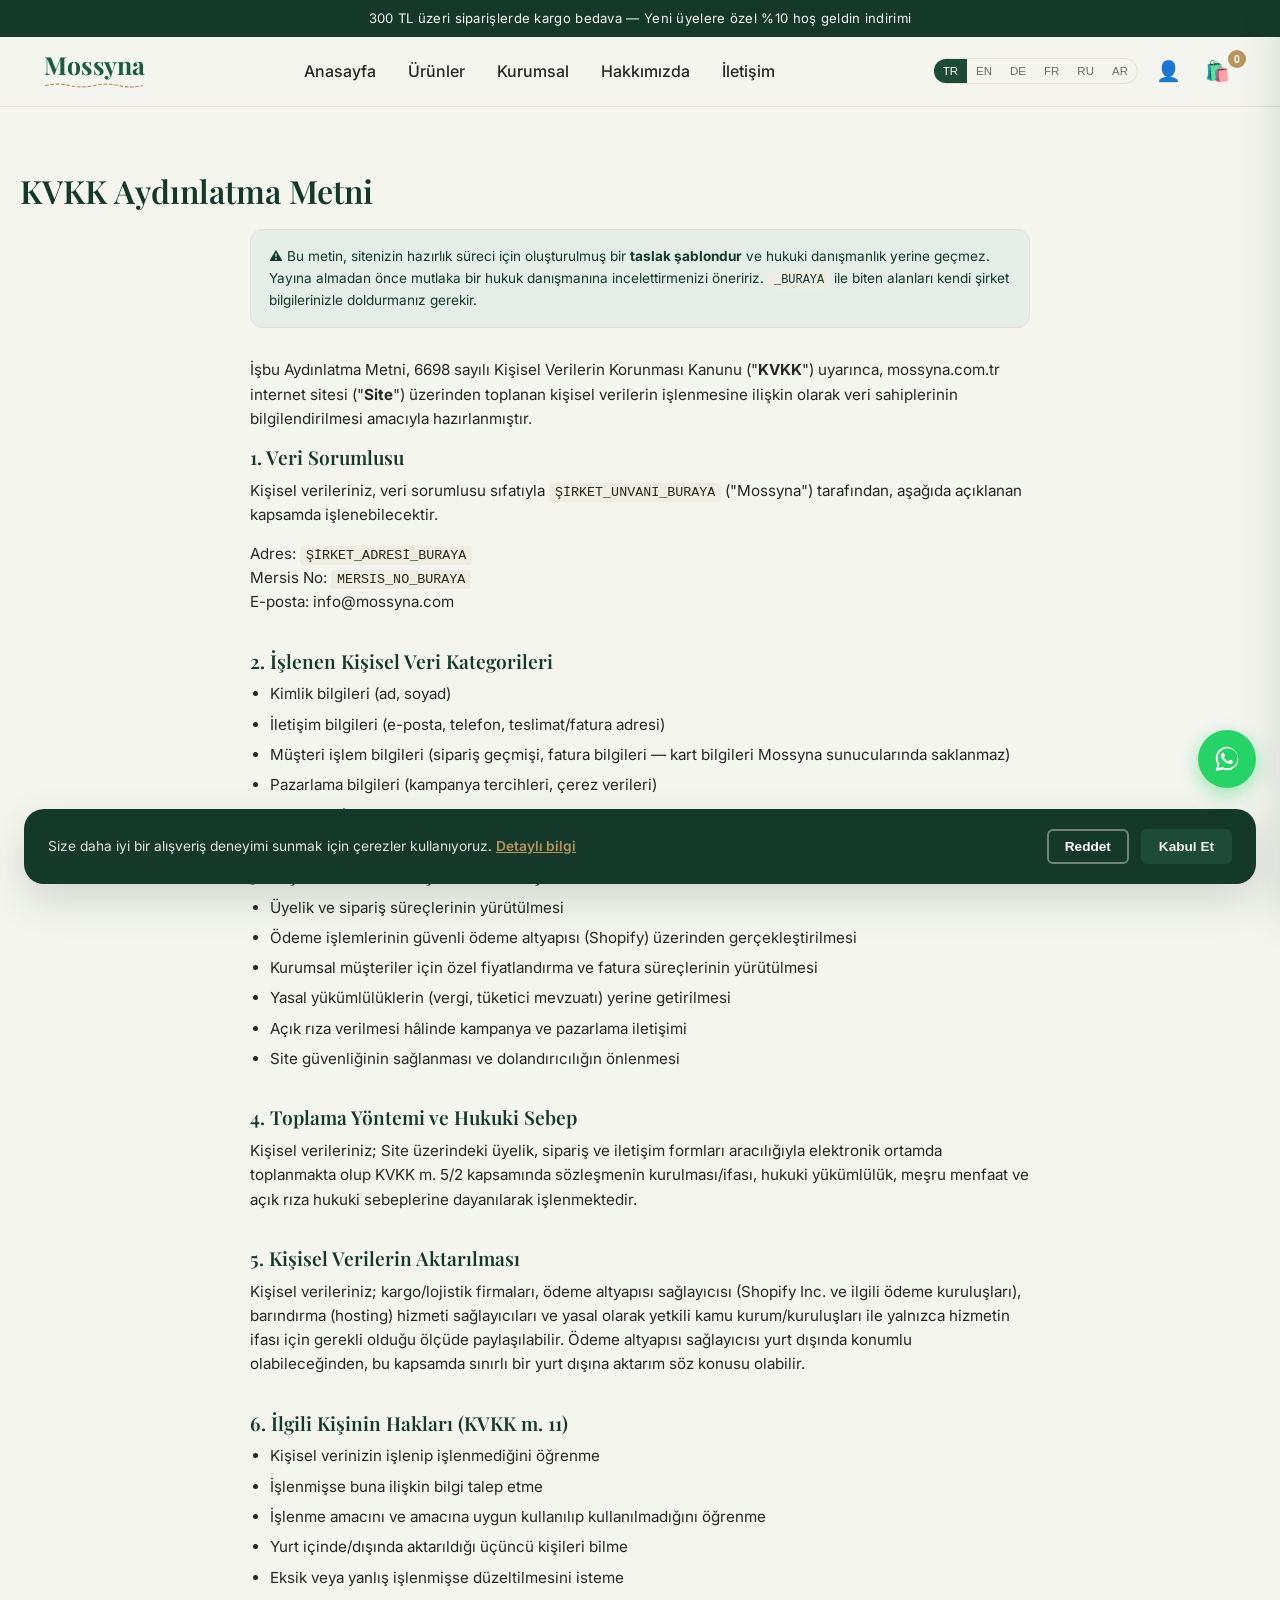
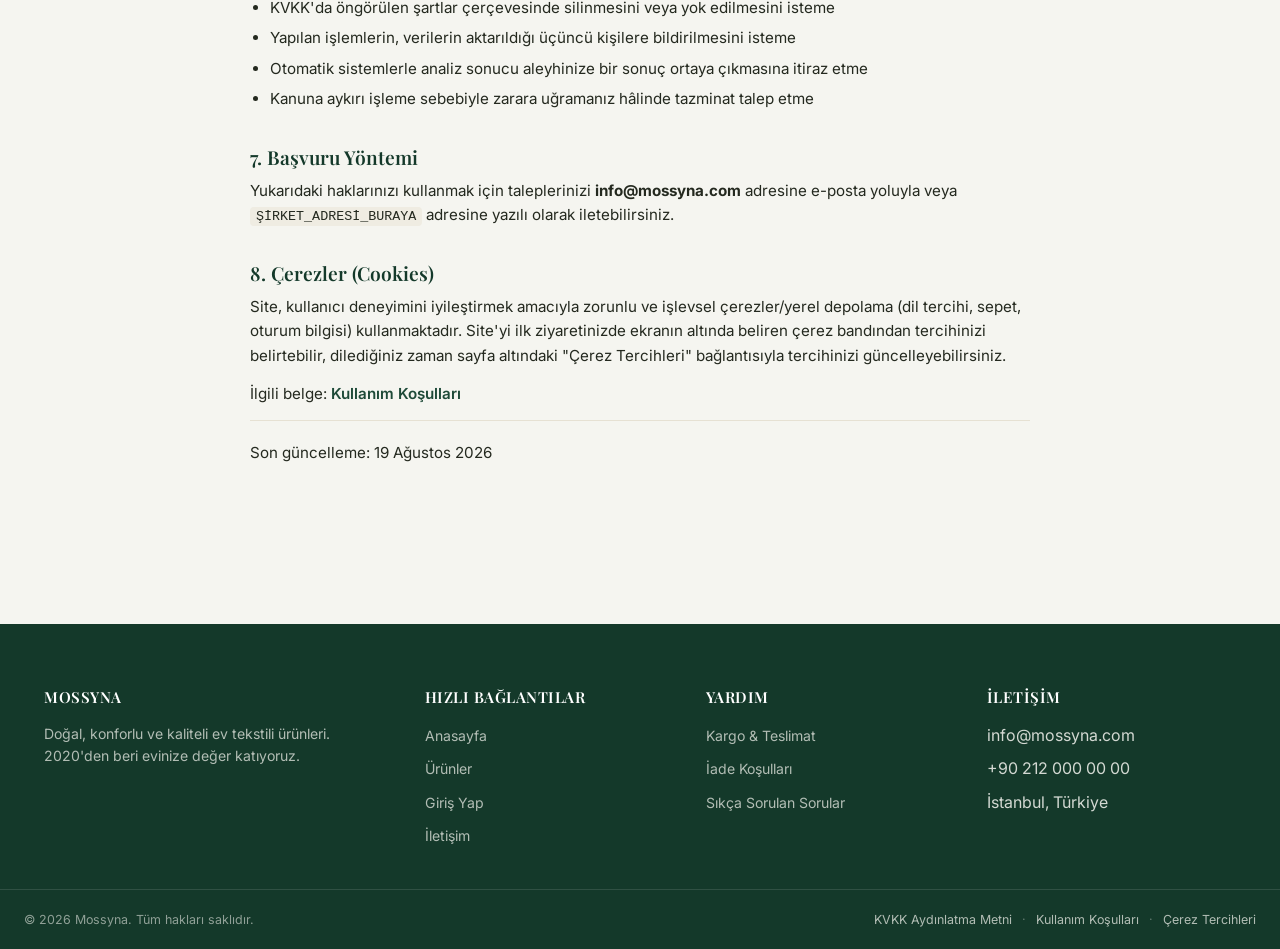
<file: frontend/kvkk.html>
<!DOCTYPE html>
<html lang="tr">
<head>
<meta charset="UTF-8">
<meta name="viewport" content="width=device-width, initial-scale=1.0">
<title>KVKK Aydınlatma Metni | Mossyna</title>
<link href="https://fonts.googleapis.com/css2?family=Playfair+Display:wght@600;700&family=Inter:wght@400;500;600;700&display=swap" rel="stylesheet">
<link rel="stylesheet" href="css/style.css">
</head>
<body>

<!-- ============ HEADER ============ -->
<header class="site-header">
  <div class="announce-bar" data-i18n="announce.text"></div>
  <div class="header-main container">
    <a href="index.html" class="logo">
      <span class="logo-text">Mossyna</span>
      <svg class="logo-stitch" viewBox="0 0 140 10" aria-hidden="true"><path d="M2 5 Q19 1,36 5 T70 5 T104 5 T138 5" stroke="currentColor" stroke-width="1.6" fill="none" stroke-dasharray="4 3.5" stroke-linecap="round"/></svg>
    </a>
    <nav class="main-nav">
      <a href="index.html" data-i18n="nav.home"></a>
      <a href="products.html" data-i18n="nav.products"></a>
      <a href="products.html?segment=corporate" data-i18n="nav.corporate"></a>
      <a href="index.html#about" data-i18n="nav.about"></a>
      <a href="contact.html" data-i18n="nav.contact"></a>
    </nav>
    <div class="header-actions">
      <div class="lang-switch">
        <button data-lang="tr">TR</button>
        <button data-lang="en">EN</button>
        <button data-lang="de">DE</button>
        <button data-lang="fr">FR</button>
        <button data-lang="ru">RU</button>
        <button data-lang="ar">AR</button>
      </div>
      <a href="login.html" class="icon-btn" data-account-link title="Hesabım">👤</a>
      <button class="icon-btn" data-open-cart title="Sepetim">
        🛍️<span class="cart-badge">0</span>
      </button>
      <button class="hamburger">☰</button>
    </div>
  </div>
</header>

<!-- ============ İÇERİK ============ -->
<section class="container section">
  <h1 style="font-size:2rem;">KVKK Aydınlatma Metni</h1>

  <div class="legal-content">

    <div class="legal-disclaimer">
      ⚠️ Bu metin, sitenizin hazırlık süreci için oluşturulmuş bir <strong>taslak şablondur</strong> ve hukuki danışmanlık yerine geçmez. Yayına almadan önce mutlaka bir hukuk danışmanına incelettirmenizi öneririz. <code>_BURAYA</code> ile biten alanları kendi şirket bilgilerinizle doldurmanız gerekir.
    </div>

    <p>İşbu Aydınlatma Metni, 6698 sayılı Kişisel Verilerin Korunması Kanunu ("<strong>KVKK</strong>") uyarınca, mossyna.com.tr internet sitesi ("<strong>Site</strong>") üzerinden toplanan kişisel verilerin işlenmesine ilişkin olarak veri sahiplerinin bilgilendirilmesi amacıyla hazırlanmıştır.</p>

    <h2>1. Veri Sorumlusu</h2>
    <p>Kişisel verileriniz, veri sorumlusu sıfatıyla <code>ŞİRKET_UNVANI_BURAYA</code> ("Mossyna") tarafından, aşağıda açıklanan kapsamda işlenebilecektir.</p>
    <p>Adres: <code>ŞİRKET_ADRESİ_BURAYA</code><br>Mersis No: <code>MERSIS_NO_BURAYA</code><br>E-posta: info@mossyna.com</p>

    <h2>2. İşlenen Kişisel Veri Kategorileri</h2>
    <ul>
      <li>Kimlik bilgileri (ad, soyad)</li>
      <li>İletişim bilgileri (e-posta, telefon, teslimat/fatura adresi)</li>
      <li>Müşteri işlem bilgileri (sipariş geçmişi, fatura bilgileri — kart bilgileri Mossyna sunucularında saklanmaz)</li>
      <li>Pazarlama bilgileri (kampanya tercihleri, çerez verileri)</li>
      <li>Kurumsal (B2B) üyeler için hukuki işlem bilgileri (vergi levhası, ticaret sicil bilgisi)</li>
    </ul>

    <h2>3. Kişisel Verilerin İşlenme Amaçları</h2>
    <ul>
      <li>Üyelik ve sipariş süreçlerinin yürütülmesi</li>
      <li>Ödeme işlemlerinin güvenli ödeme altyapısı (Shopify) üzerinden gerçekleştirilmesi</li>
      <li>Kurumsal müşteriler için özel fiyatlandırma ve fatura süreçlerinin yürütülmesi</li>
      <li>Yasal yükümlülüklerin (vergi, tüketici mevzuatı) yerine getirilmesi</li>
      <li>Açık rıza verilmesi hâlinde kampanya ve pazarlama iletişimi</li>
      <li>Site güvenliğinin sağlanması ve dolandırıcılığın önlenmesi</li>
    </ul>

    <h2>4. Toplama Yöntemi ve Hukuki Sebep</h2>
    <p>Kişisel verileriniz; Site üzerindeki üyelik, sipariş ve iletişim formları aracılığıyla elektronik ortamda toplanmakta olup KVKK m. 5/2 kapsamında sözleşmenin kurulması/ifası, hukuki yükümlülük, meşru menfaat ve açık rıza hukuki sebeplerine dayanılarak işlenmektedir.</p>

    <h2>5. Kişisel Verilerin Aktarılması</h2>
    <p>Kişisel verileriniz; kargo/lojistik firmaları, ödeme altyapısı sağlayıcısı (Shopify Inc. ve ilgili ödeme kuruluşları), barındırma (hosting) hizmeti sağlayıcıları ve yasal olarak yetkili kamu kurum/kuruluşları ile yalnızca hizmetin ifası için gerekli olduğu ölçüde paylaşılabilir. Ödeme altyapısı sağlayıcısı yurt dışında konumlu olabileceğinden, bu kapsamda sınırlı bir yurt dışına aktarım söz konusu olabilir.</p>

    <h2>6. İlgili Kişinin Hakları (KVKK m. 11)</h2>
    <ul>
      <li>Kişisel verinizin işlenip işlenmediğini öğrenme</li>
      <li>İşlenmişse buna ilişkin bilgi talep etme</li>
      <li>İşlenme amacını ve amacına uygun kullanılıp kullanılmadığını öğrenme</li>
      <li>Yurt içinde/dışında aktarıldığı üçüncü kişileri bilme</li>
      <li>Eksik veya yanlış işlenmişse düzeltilmesini isteme</li>
      <li>KVKK'da öngörülen şartlar çerçevesinde silinmesini veya yok edilmesini isteme</li>
      <li>Yapılan işlemlerin, verilerin aktarıldığı üçüncü kişilere bildirilmesini isteme</li>
      <li>Otomatik sistemlerle analiz sonucu aleyhinize bir sonuç ortaya çıkmasına itiraz etme</li>
      <li>Kanuna aykırı işleme sebebiyle zarara uğramanız hâlinde tazminat talep etme</li>
    </ul>

    <h2>7. Başvuru Yöntemi</h2>
    <p>Yukarıdaki haklarınızı kullanmak için taleplerinizi <strong>info@mossyna.com</strong> adresine e-posta yoluyla veya <code>ŞİRKET_ADRESİ_BURAYA</code> adresine yazılı olarak iletebilirsiniz.</p>

    <h2 id="cerezler">8. Çerezler (Cookies)</h2>
    <p>Site, kullanıcı deneyimini iyileştirmek amacıyla zorunlu ve işlevsel çerezler/yerel depolama (dil tercihi, sepet, oturum bilgisi) kullanmaktadır. Site'yi ilk ziyaretinizde ekranın altında beliren çerez bandından tercihinizi belirtebilir, dilediğiniz zaman sayfa altındaki "Çerez Tercihleri" bağlantısıyla tercihinizi güncelleyebilirsiniz.</p>

    <p class="legal-crosslink">İlgili belge: <a href="kullanim-kosullari.html">Kullanım Koşulları</a></p>

    <p class="legal-updated">Son güncelleme: 19 Ağustos 2026</p>
  </div>
</section>

<!-- ============ FOOTER ============ -->
<footer class="site-footer">
  <div class="footer-grid container">
    <div>
      <h4 data-i18n="footer.about.title"></h4>
      <p data-i18n="footer.about.desc"></p>
    </div>
    <div>
      <h4 data-i18n="footer.links.title"></h4>
      <ul>
        <li><a href="index.html" data-i18n="nav.home"></a></li>
        <li><a href="products.html" data-i18n="nav.products"></a></li>
        <li><a href="login.html" data-i18n="nav.login"></a></li>
        <li><a href="contact.html" data-i18n="nav.contact"></a></li>
      </ul>
    </div>
    <div>
      <h4 data-i18n="footer.help.title"></h4>
      <ul>
        <li><a href="#" data-i18n="footer.help.shipping"></a></li>
        <li><a href="#" data-i18n="footer.help.returns"></a></li>
        <li><a href="#" data-i18n="footer.help.faq"></a></li>
      </ul>
    </div>
    <div>
      <h4 data-i18n="footer.contact.title"></h4>
      <ul>
        <li>info@mossyna.com</li>
        <li>+90 212 000 00 00</li>
        <li>İstanbul, Türkiye</li>
      </ul>
    </div>
  </div>
  <div class="footer-bottom">
    <div class="footer-bottom-row">
      <span>&copy; 2026 Mossyna. <span data-i18n="footer.rights"></span></span>
      <span class="footer-legal-links">
        <a href="kvkk.html" data-i18n="footer.legal.kvkk"></a>
        <span class="sep" aria-hidden="true">·</span>
        <a href="kullanim-kosullari.html" data-i18n="footer.legal.terms"></a>
        <span class="sep" aria-hidden="true">·</span>
        <a href="#" data-open-cookie-settings data-i18n="footer.legal.cookies"></a>
      </span>
    </div>
  </div>
</footer>

<!-- ============ CART DRAWER ============ -->
<div class="cart-drawer-overlay"></div>
<div class="cart-drawer">
  <div class="cart-drawer-header">
    <h3 style="margin:0;" data-i18n="cart.title"></h3>
    <button class="icon-btn" data-close-cart>✕</button>
  </div>
  <div class="cart-drawer-items"></div>
  <div class="cart-drawer-footer">
    <div class="cart-subtotal-row">
      <span data-i18n="cart.subtotal"></span>
      <span class="cart-drawer-subtotal">₺0,00</span>
    </div>
    <a href="checkout.html" class="btn btn-primary btn-block" data-i18n="cart.checkout"></a>
  </div>
</div>

<!-- ============ WHATSAPP CANLI DESTEK ============ -->
<a class="whatsapp-float" href="https://wa.me/TELEFON_NO_BURAYA" target="_blank" rel="noopener" title="WhatsApp Destek" data-i18n-title="whatsapp.tooltip">
  <svg viewBox="0 0 32 32" fill="currentColor" aria-hidden="true">
    <path d="M16.01 3C9.38 3 4 8.38 4 15.01c0 2.35.64 4.56 1.86 6.51L4 29l7.66-1.82a12.9 12.9 0 0 0 4.35.75h.01C22.63 27.93 28 22.55 28 15.92 28 9.29 22.63 3.9 16.01 3Zm0 22.87c-1.5 0-2.97-.4-4.26-1.15l-.31-.18-4.55 1.08 1.11-4.5-.2-.32a10.55 10.55 0 0 1-1.65-5.79c0-5.83 4.75-10.58 10.6-10.58 2.83 0 5.49 1.11 7.49 3.11a10.5 10.5 0 0 1 3.1 7.47c0 5.83-4.75 10.86-10.33 10.86Zm5.79-7.93c-.32-.16-1.88-.93-2.17-1.03-.29-.11-.5-.16-.72.16-.21.32-.82 1.03-1.01 1.24-.19.21-.37.24-.69.08-.32-.16-1.34-.49-2.55-1.57-.94-.84-1.58-1.87-1.76-2.19-.19-.32-.02-.49.14-.65.14-.14.32-.37.48-.55.16-.19.21-.32.32-.53.11-.21.05-.4-.03-.55-.08-.16-.72-1.74-.99-2.38-.26-.63-.53-.54-.72-.55l-.61-.01c-.21 0-.55.08-.84.4-.29.32-1.1 1.08-1.1 2.63s1.13 3.05 1.29 3.26c.16.21 2.23 3.4 5.4 4.77.75.32 1.34.52 1.8.66.76.24 1.44.21 1.99.13.61-.09 1.88-.77 2.14-1.51.27-.74.27-1.38.19-1.51-.08-.13-.29-.21-.61-.37Z"/>
  </svg>
</a>

<script src="js/env.js"></script>
<script src="js/api.js"></script>
<script src="js/products.js"></script>
<script src="js/i18n.js"></script>
<script src="js/cart.js"></script>
<script src="js/auth.js"></script>
<script src="js/main.js"></script>
<script src="js/cookie-consent.js"></script>
</body>
</html>
</file>
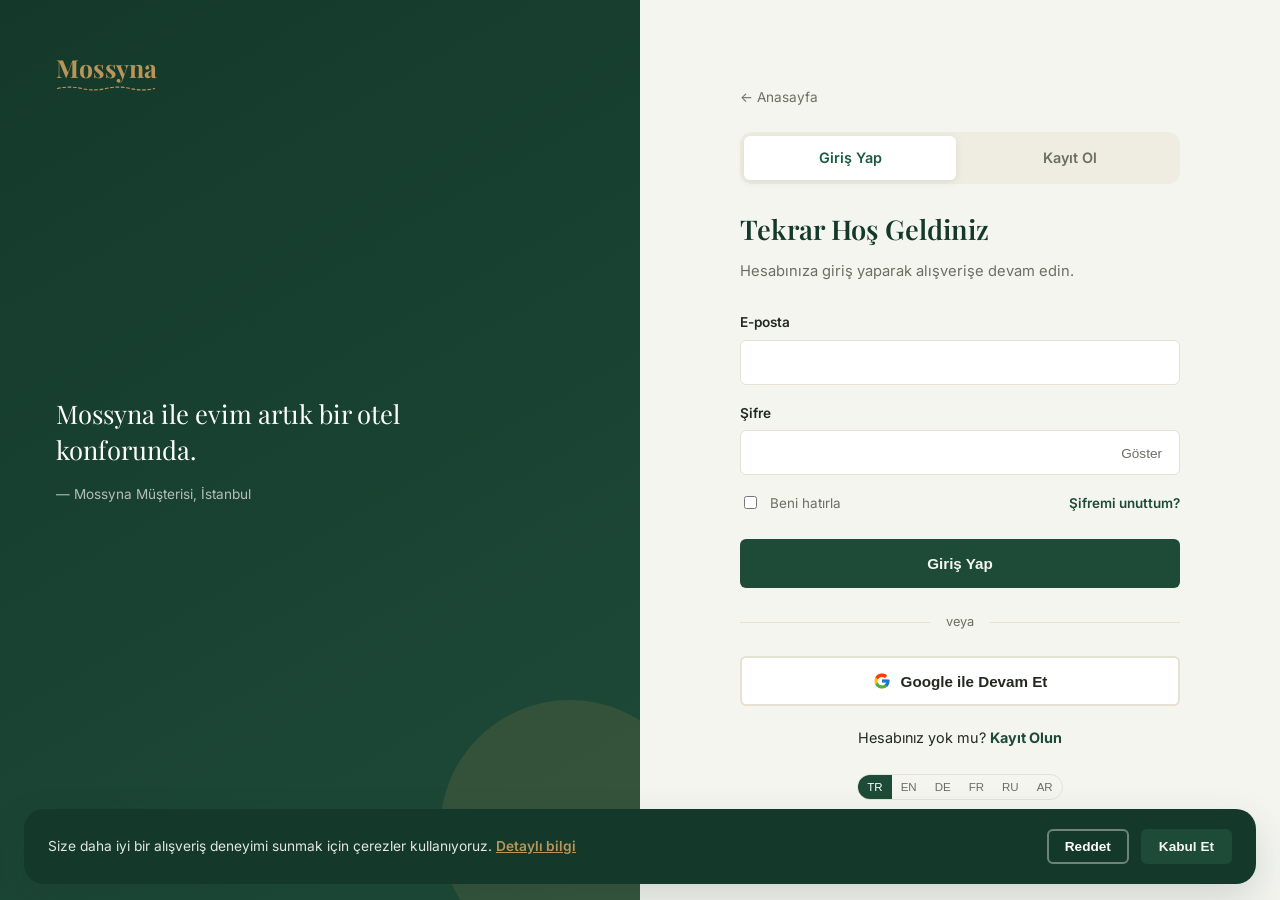
<file: frontend/login.html>
<!DOCTYPE html>
<html lang="tr">
<head>
<meta charset="UTF-8">
<meta name="viewport" content="width=device-width, initial-scale=1.0">
<title>Giriş Yap | Mossyna</title>
<link href="https://fonts.googleapis.com/css2?family=Playfair+Display:wght@600;700&family=Inter:wght@400;500;600;700&display=swap" rel="stylesheet">
<link rel="stylesheet" href="css/style.css">
</head>
<body>

<div class="auth-page">

  <!-- ============ SOL: MARKA PANELİ ============ -->
  <div class="auth-visual">
    <a href="index.html" class="logo">
      <span class="logo-text">Mossyna</span>
      <svg class="logo-stitch" viewBox="0 0 140 10" aria-hidden="true"><path d="M2 5 Q19 1,36 5 T70 5 T104 5 T138 5" stroke="currentColor" stroke-width="1.6" fill="none" stroke-dasharray="4 3.5" stroke-linecap="round"/></svg>
    </a>
    <div>
      <blockquote data-i18n="auth.quote"></blockquote>
      <p class="quote-attr" data-i18n="auth.quote.attr"></p>
    </div>
    <div class="auth-trust">
      <span>🔒 <span data-i18n="auth.trust.secure"></span></span>
      <span>⚡ <span data-i18n="auth.trust.fast"></span></span>
    </div>
  </div>

  <!-- ============ SAĞ: FORM ============ -->
  <div class="auth-form-side">
    <div class="auth-form-card">
      <a href="index.html" class="back-home">← <span data-i18n="nav.home"></span></a>

      <div class="auth-tab-switch">
        <a href="login.html" class="active" data-i18n="auth.tab.login"></a>
        <a href="register.html" data-i18n="auth.tab.register"></a>
      </div>

      <h1 data-i18n="auth.login.title"></h1>
      <p class="auth-subtitle" data-i18n="auth.login.subtitle"></p>

      <form id="loginForm" novalidate>
        <div class="form-group">
          <label data-i18n="auth.email"></label>
          <input type="email" id="loginEmail" required autocomplete="email">
          <div class="field-error"></div>
        </div>

        <div class="form-group">
          <label data-i18n="auth.password"></label>
          <div class="password-field">
            <input type="password" id="loginPassword" required autocomplete="current-password">
            <button type="button" class="toggle-pw">Göster</button>
          </div>
          <div class="field-error"></div>
        </div>

        <div style="display:flex; justify-content:space-between; align-items:center; margin-bottom:24px;">
          <label class="form-check" style="margin:0;">
            <input type="checkbox"> <span data-i18n="auth.remember"></span>
          </label>
          <a href="#" style="font-size:.84rem; color:var(--moss-700); font-weight:600;" data-i18n="auth.forgot"></a>
        </div>

        <button type="submit" class="btn btn-primary btn-block" data-i18n="auth.loginbtn"></button>
      </form>

      <div class="auth-divider"><span data-i18n="auth.divider.or"></span></div>

      <button type="button" class="btn btn-outline btn-block google-btn" data-google-login>
        <svg viewBox="0 0 48 48" aria-hidden="true">
          <path fill="#FFC107" d="M43.6 20.5H42V20H24v8h11.3c-1.6 4.7-6.1 8-11.3 8-6.6 0-12-5.4-12-12s5.4-12 12-12c3.1 0 5.8 1.1 8 3l5.7-5.7C34.6 6 29.6 4 24 4 12.9 4 4 12.9 4 24s8.9 20 20 20 20-8.9 20-20c0-1.3-.1-2.7-.4-3.5z"/>
          <path fill="#FF3D00" d="M6.3 14.7l6.6 4.8C14.6 15.9 18.9 13 24 13c3.1 0 5.8 1.1 8 3l5.7-5.7C34.6 6 29.6 4 24 4 16.3 4 9.6 8.3 6.3 14.7z"/>
          <path fill="#4CAF50" d="M24 44c5.5 0 10.4-1.9 14.3-5.1l-6.6-5.6C29.6 35.1 26.9 36 24 36c-5.2 0-9.6-3.3-11.3-7.9l-6.6 5.1C9.5 39.6 16.2 44 24 44z"/>
          <path fill="#1976D2" d="M43.6 20.5H42V20H24v8h11.3c-.8 2.3-2.2 4.2-4 5.6l6.6 5.6C41.9 35.9 44 30.4 44 24c0-1.3-.1-2.7-.4-3.5z"/>
        </svg>
        <span data-i18n="auth.google.cta"></span>
      </button>

      <p class="text-center" style="font-size:.9rem; margin-top:20px;">
        <span data-i18n="auth.noaccount"></span>
        <a href="register.html" style="color:var(--moss-700); font-weight:700;" data-i18n="auth.gotoregister"></a>
      </p>

      <p class="text-center" style="margin-top:24px;">
        <span class="lang-switch" style="display:inline-flex;">
          <button data-lang="tr">TR</button>
          <button data-lang="en">EN</button>
          <button data-lang="de">DE</button>
          <button data-lang="fr">FR</button>
          <button data-lang="ru">RU</button>
          <button data-lang="ar">AR</button>
        </span>
      </p>
    </div>
  </div>

</div>

<script src="js/env.js"></script>
<script src="js/api.js"></script>
<script src="js/i18n.js"></script>
<script src="js/cart.js"></script>
<script src="js/auth.js"></script>
<script src="https://accounts.google.com/gsi/client" async defer></script>
<script src="js/auth-google.js"></script>
<script src="js/cookie-consent.js"></script>
</body>
</html>
</file>
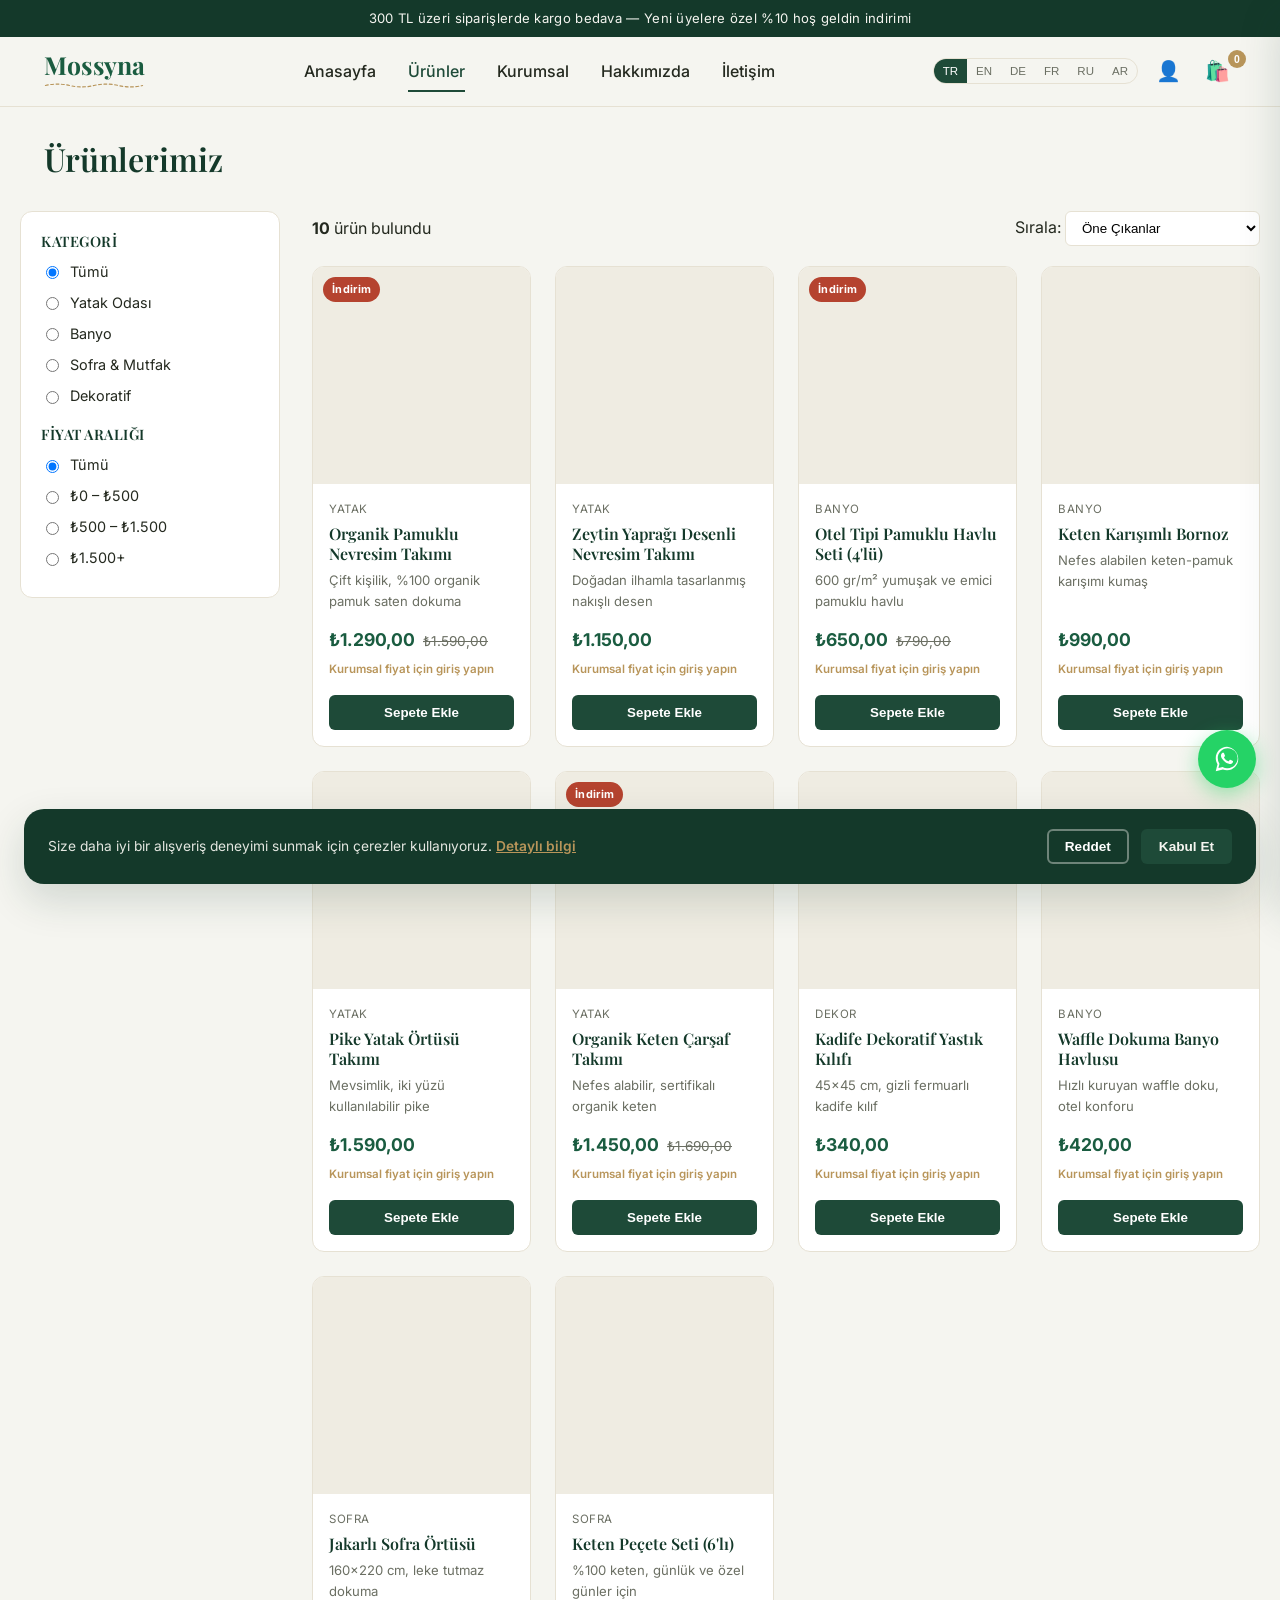
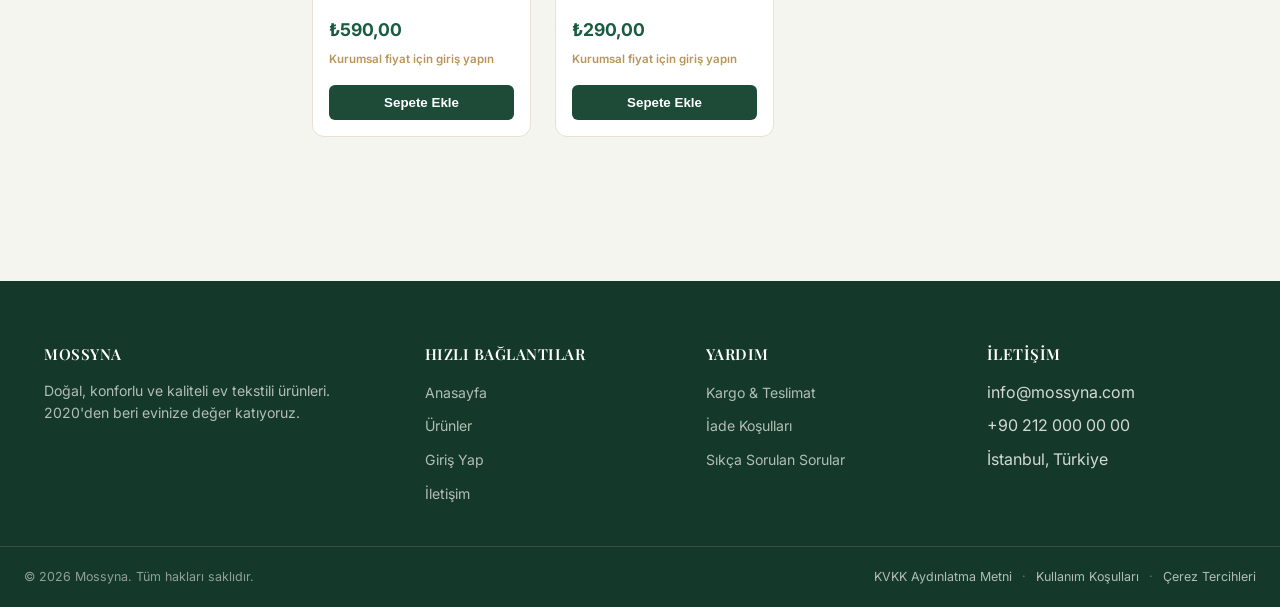
<file: frontend/products.html>
<!DOCTYPE html>
<html lang="tr">
<head>
<meta charset="UTF-8">
<meta name="viewport" content="width=device-width, initial-scale=1.0">
<title>Ürünler | Mossyna</title>
<link href="https://fonts.googleapis.com/css2?family=Playfair+Display:wght@600;700&family=Inter:wght@400;500;600;700&display=swap" rel="stylesheet">
<link rel="stylesheet" href="css/style.css">
</head>
<body>

<!-- ============ HEADER ============ -->
<header class="site-header">
  <div class="announce-bar" data-i18n="announce.text"></div>
  <div class="header-main container">
    <a href="index.html" class="logo">
      <span class="logo-text">Mossyna</span>
      <svg class="logo-stitch" viewBox="0 0 140 10" aria-hidden="true"><path d="M2 5 Q19 1,36 5 T70 5 T104 5 T138 5" stroke="currentColor" stroke-width="1.6" fill="none" stroke-dasharray="4 3.5" stroke-linecap="round"/></svg>
    </a>
    <nav class="main-nav">
      <a href="index.html" data-i18n="nav.home"></a>
      <a href="products.html" class="active" data-i18n="nav.products"></a>
      <a href="products.html?segment=corporate" data-i18n="nav.corporate"></a>
      <a href="index.html#about" data-i18n="nav.about"></a>
      <a href="contact.html" data-i18n="nav.contact"></a>
    </nav>
    <div class="header-actions">
      <div class="lang-switch">
        <button data-lang="tr">TR</button>
        <button data-lang="en">EN</button>
        <button data-lang="de">DE</button>
        <button data-lang="fr">FR</button>
        <button data-lang="ru">RU</button>
        <button data-lang="ar">AR</button>
      </div>
      <a href="login.html" class="icon-btn" data-account-link title="Hesabım">👤</a>
      <button class="icon-btn" data-open-cart title="Sepetim">
        🛍️<span class="cart-badge">0</span>
      </button>
      <button class="hamburger">☰</button>
    </div>
  </div>
</header>

<!-- ============ PAGE HEADER ============ -->
<section class="container" style="padding:32px 24px 0;">
  <h1 data-i18n="products.pagetitle" style="font-size:2rem;"></h1>
</section>

<!-- ============ KURUMSAL KARŞILAMA (yalnızca ?segment=corporate ile) ============ -->
<section class="container hidden" id="corporateBanner" style="padding-top:24px;">
  <div class="corporate-hero">
    <div>
      <span class="eyebrow" data-i18n="corporate.banner.eyebrow"></span>
      <h2 data-i18n="corporate.banner.title"></h2>
      <p data-i18n="corporate.banner.desc"></p>
      <a href="login.html?role=corporate" class="btn btn-gold" data-i18n="corporate.banner.cta"></a>
    </div>
    <div class="corporate-chips">
      <div class="corporate-chip">
        <svg class="chip-ic" viewBox="0 0 32 32" fill="none"><path d="M16 4c-4 6-11 7-11 13a11 11 0 0 0 22 0c0-6-7-7-11-13Z" stroke="currentColor" stroke-width="1.8" stroke-linejoin="round"/></svg>
        <span data-i18n="corporate.banner.chip1"></span>
      </div>
      <div class="corporate-chip">
        <svg class="chip-ic" viewBox="0 0 32 32" fill="none"><rect x="5" y="18" width="5" height="9" rx="1" stroke="currentColor" stroke-width="1.8"/><rect x="13" y="12" width="5" height="15" rx="1" stroke="currentColor" stroke-width="1.8"/><rect x="21" y="6" width="5" height="21" rx="1" stroke="currentColor" stroke-width="1.8"/></svg>
        <span data-i18n="corporate.banner.chip2"></span>
      </div>
      <div class="corporate-chip">
        <svg class="chip-ic" viewBox="0 0 32 32" fill="none"><rect x="7" y="4" width="18" height="24" rx="2" stroke="currentColor" stroke-width="1.8"/><path d="M11 11h10M11 16h10M11 21h6" stroke="currentColor" stroke-width="1.8" stroke-linecap="round"/></svg>
        <span data-i18n="corporate.banner.chip3"></span>
      </div>
    </div>
  </div>
</section>

<!-- ============ PRODUCTS LAYOUT ============ -->
<section class="container section" style="padding-top:16px;">
  <div class="products-layout">

    <!-- Filters -->
    <aside class="filters-panel">
      <h4 data-i18n="products.filter.category"></h4>
      <label class="filter-option"><input type="radio" name="cat" value="all" checked> <span data-i18n="products.filter.all"></span></label>
      <label class="filter-option"><input type="radio" name="cat" value="yatak"> Yatak Odası</label>
      <label class="filter-option"><input type="radio" name="cat" value="banyo"> Banyo</label>
      <label class="filter-option"><input type="radio" name="cat" value="sofra"> Sofra & Mutfak</label>
      <label class="filter-option"><input type="radio" name="cat" value="dekor"> Dekoratif</label>

      <h4 data-i18n="products.filter.price"></h4>
      <label class="filter-option"><input type="radio" name="price" value="all" checked> <span data-i18n="products.filter.all"></span></label>
      <label class="filter-option"><input type="radio" name="price" value="0-500"> ₺0 – ₺500</label>
      <label class="filter-option"><input type="radio" name="price" value="500-1500"> ₺500 – ₺1.500</label>
      <label class="filter-option"><input type="radio" name="price" value="1500-99999"> ₺1.500+</label>
    </aside>

    <!-- Product Grid -->
    <div>
      <div class="results-toolbar">
        <span><strong data-result-count>0</strong> <span data-i18n="products.resultcount"></span></span>
        <div>
          <span data-i18n="products.sort.label"></span>
          <select id="sortSelect">
            <option value="featured" data-i18n="products.sort.featured"></option>
            <option value="priceAsc" data-i18n="products.sort.priceAsc"></option>
            <option value="priceDesc" data-i18n="products.sort.priceDesc"></option>
          </select>
        </div>
      </div>
      <div class="product-grid" data-product-grid></div>
    </div>

  </div>
</section>

<!-- ============ FOOTER ============ -->
<footer class="site-footer">
  <div class="footer-grid container">
    <div>
      <h4 data-i18n="footer.about.title"></h4>
      <p data-i18n="footer.about.desc"></p>
    </div>
    <div>
      <h4 data-i18n="footer.links.title"></h4>
      <ul>
        <li><a href="index.html" data-i18n="nav.home"></a></li>
        <li><a href="products.html" data-i18n="nav.products"></a></li>
        <li><a href="login.html" data-i18n="nav.login"></a></li>
        <li><a href="contact.html" data-i18n="nav.contact"></a></li>
      </ul>
    </div>
    <div>
      <h4 data-i18n="footer.help.title"></h4>
      <ul>
        <li><a href="#" data-i18n="footer.help.shipping"></a></li>
        <li><a href="#" data-i18n="footer.help.returns"></a></li>
        <li><a href="#" data-i18n="footer.help.faq"></a></li>
      </ul>
    </div>
    <div>
      <h4 data-i18n="footer.contact.title"></h4>
      <ul>
        <li>info@mossyna.com</li>
        <li>+90 212 000 00 00</li>
        <li>İstanbul, Türkiye</li>
      </ul>
    </div>
  </div>
  <div class="footer-bottom">
    <div class="footer-bottom-row">
      <span>&copy; 2026 Mossyna. <span data-i18n="footer.rights"></span></span>
      <span class="footer-legal-links">
        <a href="kvkk.html" data-i18n="footer.legal.kvkk"></a>
        <span class="sep" aria-hidden="true">·</span>
        <a href="kullanim-kosullari.html" data-i18n="footer.legal.terms"></a>
        <span class="sep" aria-hidden="true">·</span>
        <a href="#" data-open-cookie-settings data-i18n="footer.legal.cookies"></a>
      </span>
    </div>
  </div>
</footer>

<!-- ============ CART DRAWER ============ -->
<div class="cart-drawer-overlay"></div>
<div class="cart-drawer">
  <div class="cart-drawer-header">
    <h3 style="margin:0;" data-i18n="cart.title"></h3>
    <button class="icon-btn" data-close-cart>✕</button>
  </div>
  <div class="cart-drawer-items"></div>
  <div class="cart-drawer-footer">
    <div class="cart-subtotal-row">
      <span data-i18n="cart.subtotal"></span>
      <span class="cart-drawer-subtotal">₺0,00</span>
    </div>
    <a href="checkout.html" class="btn btn-primary btn-block" data-i18n="cart.checkout"></a>
  </div>
</div>

<!-- ============ WHATSAPP CANLI DESTEK ============ -->
<a class="whatsapp-float" href="https://wa.me/TELEFON_NO_BURAYA" target="_blank" rel="noopener" title="WhatsApp Destek" data-i18n-title="whatsapp.tooltip">
  <svg viewBox="0 0 32 32" fill="currentColor" aria-hidden="true">
    <path d="M16.01 3C9.38 3 4 8.38 4 15.01c0 2.35.64 4.56 1.86 6.51L4 29l7.66-1.82a12.9 12.9 0 0 0 4.35.75h.01C22.63 27.93 28 22.55 28 15.92 28 9.29 22.63 3.9 16.01 3Zm0 22.87c-1.5 0-2.97-.4-4.26-1.15l-.31-.18-4.55 1.08 1.11-4.5-.2-.32a10.55 10.55 0 0 1-1.65-5.79c0-5.83 4.75-10.58 10.6-10.58 2.83 0 5.49 1.11 7.49 3.11a10.5 10.5 0 0 1 3.1 7.47c0 5.83-4.75 10.86-10.33 10.86Zm5.79-7.93c-.32-.16-1.88-.93-2.17-1.03-.29-.11-.5-.16-.72.16-.21.32-.82 1.03-1.01 1.24-.19.21-.37.24-.69.08-.32-.16-1.34-.49-2.55-1.57-.94-.84-1.58-1.87-1.76-2.19-.19-.32-.02-.49.14-.65.14-.14.32-.37.48-.55.16-.19.21-.32.32-.53.11-.21.05-.4-.03-.55-.08-.16-.72-1.74-.99-2.38-.26-.63-.53-.54-.72-.55l-.61-.01c-.21 0-.55.08-.84.4-.29.32-1.1 1.08-1.1 2.63s1.13 3.05 1.29 3.26c.16.21 2.23 3.4 5.4 4.77.75.32 1.34.52 1.8.66.76.24 1.44.21 1.99.13.61-.09 1.88-.77 2.14-1.51.27-.74.27-1.38.19-1.51-.08-.13-.29-.21-.61-.37Z"/>
  </svg>
</a>

<script src="js/env.js"></script>
<script src="js/api.js"></script>
<script src="js/products.js"></script>
<script src="js/mock-data.js"></script>
<script src="js/i18n.js"></script>
<script src="js/cart.js"></script>
<script src="js/main.js"></script>
<script>
  /* ---------- Ürünler Sayfası: Filtreleme + Sıralama ---------- */
  function mossynaGetQueryParam(name) {
    return new URLSearchParams(window.location.search).get(name);
  }

  async function mossynaRenderProductGrid() {
    const grid = document.querySelector("[data-product-grid]");
    if (!grid) return;

    const catFilter = document.querySelector('input[name="cat"]:checked')?.value || "all";
    const priceFilter = document.querySelector('input[name="price"]:checked')?.value || "all";
    const sort = document.getElementById("sortSelect")?.value || "featured";

    grid.innerHTML = `<p style="grid-column:1/-1; text-align:center; color:var(--text-muted);">Ürünler yükleniyor…</p>`;

    const filters = { pageSize: 100 };
    if (catFilter !== "all") filters.category = catFilter;
    if (priceFilter !== "all") {
      const [min, max] = priceFilter.split("-").map(Number);
      filters.minPrice = min;
      filters.maxPrice = max;
    }
    if (sort === "priceAsc" || sort === "priceDesc") filters.sort = sort;

    let list = [];
    try {
      list = await mossynaFetchProducts(filters);
    } catch (err) {
      list = [];
    }
    // Backend'e ulaşılamazsa ya da sonuç boşsa (bkz. js/mock-data.js), vitrin
    // boş görünmesin diye örnek ürünlere aynı filtrelerle geçilir.
    if (!list.length && typeof mossynaGetMockProducts === "function") {
      list = mossynaGetMockProducts(filters);
    }
    grid.innerHTML = list.map(mossynaProductCardHTML).join("") ||
      `<p style="grid-column:1/-1; text-align:center; color:var(--text-muted);">Ürün bulunamadı.</p>`;
    document.querySelector("[data-result-count]").textContent = list.length;
  }

  document.addEventListener("DOMContentLoaded", () => {
    const initialCat = mossynaGetQueryParam("category");
    if (initialCat) {
      const radio = document.querySelector(`input[name="cat"][value="${initialCat}"]`);
      if (radio) radio.checked = true;
    }
    mossynaRenderProductGrid();

    // Kurumsal karşılama bandı — yalnızca ?segment=corporate ile gelindiğinde gösterilir.
    // (Daha önce bu parametre hiç okunmuyordu; Kurumsal menüsüne tıklayan ziyaretçi
    // normal ürün listesiyle karşılaşıyordu — bkz. Görsel Yön Belgesi §8.)
    if (mossynaGetQueryParam("segment") === "corporate") {
      document.getElementById("corporateBanner").classList.remove("hidden");
    }

    document.querySelectorAll('input[name="cat"], input[name="price"]').forEach(el =>
      el.addEventListener("change", mossynaRenderProductGrid)
    );
    document.getElementById("sortSelect").addEventListener("change", mossynaRenderProductGrid);
  });
</script>
<script src="js/cookie-consent.js"></script>
</body>
</html>
</file>
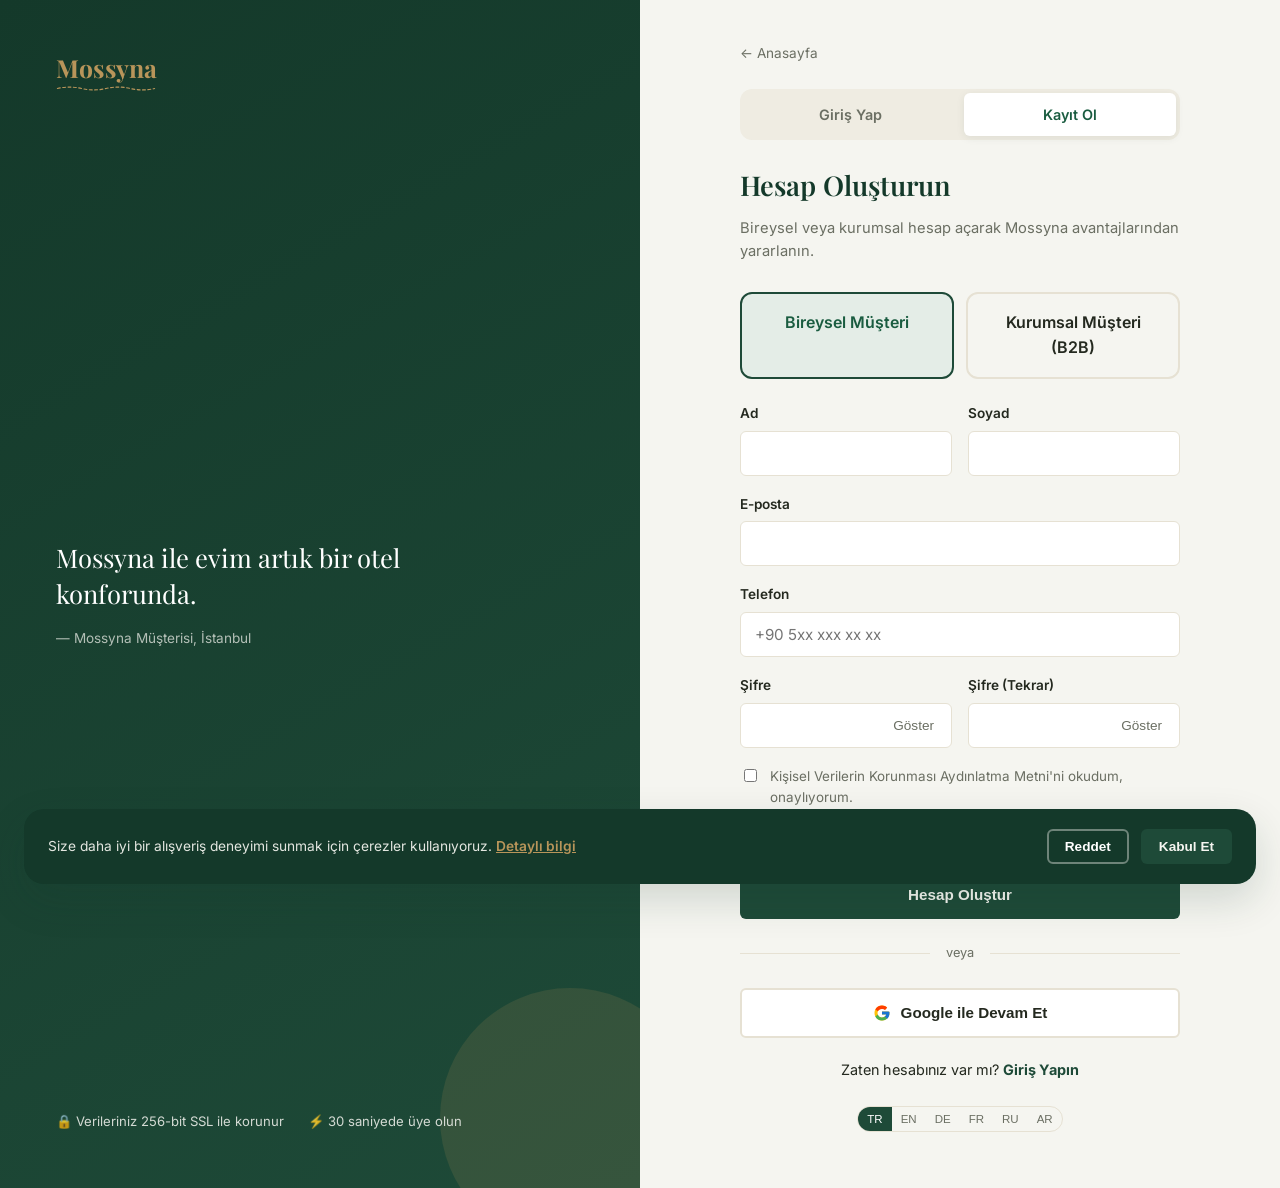
<file: frontend/register.html>
<!DOCTYPE html>
<html lang="tr">
<head>
<meta charset="UTF-8">
<meta name="viewport" content="width=device-width, initial-scale=1.0">
<title>Kayıt Ol | Mossyna</title>
<link href="https://fonts.googleapis.com/css2?family=Playfair+Display:wght@600;700&family=Inter:wght@400;500;600;700&display=swap" rel="stylesheet">
<link rel="stylesheet" href="css/style.css">
</head>
<body>

<div class="auth-page">

  <!-- ============ SOL: MARKA PANELİ ============ -->
  <div class="auth-visual">
    <a href="index.html" class="logo">
      <span class="logo-text">Mossyna</span>
      <svg class="logo-stitch" viewBox="0 0 140 10" aria-hidden="true"><path d="M2 5 Q19 1,36 5 T70 5 T104 5 T138 5" stroke="currentColor" stroke-width="1.6" fill="none" stroke-dasharray="4 3.5" stroke-linecap="round"/></svg>
    </a>
    <div>
      <blockquote data-i18n="auth.quote"></blockquote>
      <p class="quote-attr" data-i18n="auth.quote.attr"></p>
    </div>
    <div class="auth-trust">
      <span>🔒 <span data-i18n="auth.trust.secure"></span></span>
      <span>⚡ <span data-i18n="auth.trust.fast"></span></span>
    </div>
  </div>

  <!-- ============ SAĞ: FORM ============ -->
  <div class="auth-form-side">
    <div class="auth-form-card">
      <a href="index.html" class="back-home">← <span data-i18n="nav.home"></span></a>

      <div class="auth-tab-switch">
        <a href="login.html" data-i18n="auth.tab.login"></a>
        <a href="register.html" class="active" data-i18n="auth.tab.register"></a>
      </div>

      <h1 data-i18n="auth.register.title"></h1>
      <p class="auth-subtitle" data-i18n="auth.register.subtitle"></p>

      <form id="registerForm" novalidate>

        <!-- Bireysel / Kurumsal seçim -->
        <div class="role-toggle">
          <input type="radio" name="role" id="roleIndividual" value="individual" checked>
          <label for="roleIndividual" data-i18n="auth.role.individual"></label>
          <input type="radio" name="role" id="roleCorporate" value="corporate">
          <label for="roleCorporate" data-i18n="auth.role.corporate"></label>
        </div>

        <div id="b2bBenefitsBox" class="hidden" style="background:var(--moss-100); border-radius:var(--radius-md); padding:16px 18px; margin-bottom:20px;">
          <ul class="b2b-benefits">
            <li data-i18n="auth.b2b.benefit1"></li>
            <li data-i18n="auth.b2b.benefit2"></li>
            <li data-i18n="auth.b2b.benefit3"></li>
          </ul>
        </div>

        <div class="form-row">
          <div class="form-group">
            <label data-i18n="auth.firstname"></label>
            <input type="text" id="regFirstName" required>
            <div class="field-error"></div>
          </div>
          <div class="form-group">
            <label data-i18n="auth.lastname"></label>
            <input type="text" id="regLastName" required>
            <div class="field-error"></div>
          </div>
        </div>

        <div class="form-group">
          <label data-i18n="auth.email"></label>
          <input type="email" id="regEmail" required autocomplete="email">
          <div class="field-error"></div>
        </div>

        <div class="form-group">
          <label data-i18n="auth.phone"></label>
          <input type="tel" id="regPhone" required placeholder="+90 5xx xxx xx xx">
          <div class="field-error"></div>
        </div>

        <!-- Kurumsal Alanlar (rol seçimine göre gösterilir) -->
        <div id="registerCorporateFields" class="hidden">
          <div class="form-group">
            <label data-i18n="checkout.company"></label>
            <input type="text" id="regCompanyName">
          </div>
          <div class="form-row">
            <div class="form-group">
              <label data-i18n="checkout.taxoffice"></label>
              <input type="text" id="regTaxOffice">
            </div>
            <div class="form-group">
              <label data-i18n="checkout.taxnumber"></label>
              <input type="text" id="regTaxNumber">
            </div>
          </div>
        </div>

        <div class="form-row">
          <div class="form-group">
            <label data-i18n="auth.password"></label>
            <div class="password-field">
              <input type="password" id="regPassword" required autocomplete="new-password">
              <button type="button" class="toggle-pw">Göster</button>
            </div>
            <div class="field-error"></div>
          </div>
          <div class="form-group">
            <label data-i18n="auth.confirmpassword"></label>
            <div class="password-field">
              <input type="password" id="regConfirmPassword" required autocomplete="new-password">
              <button type="button" class="toggle-pw">Göster</button>
            </div>
            <div class="field-error"></div>
          </div>
        </div>

        <label class="form-check">
          <input type="checkbox" id="regKvkk" required>
          <span data-i18n="auth.kvkk"></span>
        </label>
        <label class="form-check">
          <input type="checkbox" id="regMarketing">
          <span data-i18n="auth.marketing"></span>
        </label>

        <button type="submit" class="btn btn-primary btn-block" data-i18n="auth.registerbtn"></button>
      </form>

      <div class="auth-divider"><span data-i18n="auth.divider.or"></span></div>

      <button type="button" class="btn btn-outline btn-block google-btn" data-google-login>
        <svg viewBox="0 0 48 48" aria-hidden="true">
          <path fill="#FFC107" d="M43.6 20.5H42V20H24v8h11.3c-1.6 4.7-6.1 8-11.3 8-6.6 0-12-5.4-12-12s5.4-12 12-12c3.1 0 5.8 1.1 8 3l5.7-5.7C34.6 6 29.6 4 24 4 12.9 4 4 12.9 4 24s8.9 20 20 20 20-8.9 20-20c0-1.3-.1-2.7-.4-3.5z"/>
          <path fill="#FF3D00" d="M6.3 14.7l6.6 4.8C14.6 15.9 18.9 13 24 13c3.1 0 5.8 1.1 8 3l5.7-5.7C34.6 6 29.6 4 24 4 16.3 4 9.6 8.3 6.3 14.7z"/>
          <path fill="#4CAF50" d="M24 44c5.5 0 10.4-1.9 14.3-5.1l-6.6-5.6C29.6 35.1 26.9 36 24 36c-5.2 0-9.6-3.3-11.3-7.9l-6.6 5.1C9.5 39.6 16.2 44 24 44z"/>
          <path fill="#1976D2" d="M43.6 20.5H42V20H24v8h11.3c-.8 2.3-2.2 4.2-4 5.6l6.6 5.6C41.9 35.9 44 30.4 44 24c0-1.3-.1-2.7-.4-3.5z"/>
        </svg>
        <span data-i18n="auth.google.cta"></span>
      </button>

      <p class="text-center" style="font-size:.9rem; margin-top:20px;">
        <span data-i18n="auth.hasaccount"></span>
        <a href="login.html" style="color:var(--moss-700); font-weight:700;" data-i18n="auth.gotologin"></a>
      </p>

      <p class="text-center" style="margin-top:24px;">
        <span class="lang-switch" style="display:inline-flex;">
          <button data-lang="tr">TR</button>
          <button data-lang="en">EN</button>
          <button data-lang="de">DE</button>
          <button data-lang="fr">FR</button>
          <button data-lang="ru">RU</button>
          <button data-lang="ar">AR</button>
        </span>
      </p>
    </div>
  </div>

</div>

<script src="js/env.js"></script>
<script src="js/api.js"></script>
<script src="js/i18n.js"></script>
<script src="js/cart.js"></script>
<script src="js/auth.js"></script>
<script src="https://accounts.google.com/gsi/client" async defer></script>
<script src="js/auth-google.js"></script>
<script src="js/cookie-consent.js"></script>
</body>
</html>
</file>
<file: admin/css/admin.css>
/* =====================================================================
   MOSSYNA ADMIN — Yönetici Paneli Ortak Stil Sistemi
   ===================================================================== */

:root {
  --moss-900: #14392a;
  --moss-800: #1a5c40;
  --moss-700: #1e4a38;
  --moss-600: #2b6b4d;
  --moss-100: #e4ede7;

  --cream-50:  #f5f5f0;
  --cream-100: #efece2;
  --cream-200: #e6e1d3;

  --gold-500: #b8955a;

  --text-main: #24291f;
  --text-muted: #6b6f63;
  --text-inverse: #f5f5f0;

  --danger: #b5432f;
  --danger-bg: #fbe9e5;
  --success: #2e7d4f;
  --success-bg: #e6f2ea;
  --warning: #b8860b;
  --warning-bg: #fbf3d9;
  --info: #2b6b8f;
  --info-bg: #e4eef4;

  --radius-sm: 6px;
  --radius-md: 12px;
  --radius-lg: 20px;

  --shadow-sm: 0 2px 8px rgba(20, 57, 42, 0.08);
  --shadow-md: 0 8px 24px rgba(20, 57, 42, 0.12);
  --shadow-lg: 0 16px 40px rgba(20, 57, 42, 0.18);

  --font-heading: 'Playfair Display', Georgia, serif;
  --font-body: 'Inter', -apple-system, BlinkMacSystemFont, 'Segoe UI', sans-serif;

  --sidebar-w: 250px;
}

* { box-sizing: border-box; }
body {
  margin: 0;
  font-family: var(--font-body);
  background: var(--cream-50);
  color: var(--text-main);
  line-height: 1.55;
  -webkit-font-smoothing: antialiased;
}
a { text-decoration: none; color: inherit; }
ul { list-style: none; margin: 0; padding: 0; }
img { max-width: 100%; display: block; }
h1, h2, h3, h4 { font-family: var(--font-heading); color: var(--moss-900); margin: 0 0 .4em; }

/* ---------- Layout ---------- */
.admin-layout { display: grid; grid-template-columns: var(--sidebar-w) 1fr; min-height: 100vh; }

.admin-sidebar {
  background: var(--moss-900);
  color: rgba(245,245,240,.85);
  padding: 24px 16px;
  position: sticky; top: 0; height: 100vh; overflow-y: auto;
}
.admin-sidebar .logo { color: #fff; font-family: var(--font-heading); font-size: 1.4rem; font-weight: 700; padding: 0 8px 24px; display: flex; align-items: center; gap: 8px; }
.admin-sidebar .logo span { color: var(--gold-500); }
.admin-sidebar .logo img { height: 36px; width: auto; }
.admin-nav-group { margin-bottom: 20px; }
.admin-nav-label { font-size: .7rem; text-transform: uppercase; letter-spacing: .6px; color: rgba(245,245,240,.45); padding: 0 12px; margin-bottom: 8px; display: block; }
.admin-nav a {
  display: flex; align-items: center; gap: 10px;
  padding: 10px 12px; border-radius: var(--radius-sm);
  font-size: .9rem; font-weight: 500; margin-bottom: 2px;
  color: rgba(245,245,240,.8);
}
.admin-nav a:hover { background: rgba(245,245,240,.08); color: #fff; }
.admin-nav a.active { background: var(--moss-700); color: #fff; }
.admin-nav a .ic { font-size: 1.05rem; width: 20px; text-align: center; }
.nav-badge {
  margin-left: auto; background: var(--gold-500); color: #fff; font-size: .68rem;
  font-weight: 700; padding: 1px 7px; border-radius: 20px;
}

.admin-main { display: flex; flex-direction: column; min-width: 0; }
.admin-topbar {
  display: flex; align-items: center; justify-content: space-between;
  padding: 14px 28px; background: #fff; border-bottom: 1px solid var(--cream-200);
  position: sticky; top: 0; z-index: 20;
}
.admin-topbar .page-title { font-size: 1.15rem; margin: 0; }
.topbar-search { position: relative; }
.topbar-search input {
  padding: 9px 14px 9px 34px; border-radius: 20px; border: 1px solid var(--cream-200);
  background: var(--cream-50); width: 260px; font-size: .85rem;
}
.topbar-search .ic { position: absolute; left: 12px; top: 50%; transform: translateY(-50%); color: var(--text-muted); }
.topbar-actions { display: flex; align-items: center; gap: 16px; }
.admin-user { display: flex; align-items: center; gap: 10px; }
.admin-user .avatar {
  width: 34px; height: 34px; border-radius: 50%; background: var(--moss-100);
  display: flex; align-items: center; justify-content: center; font-weight: 700; color: var(--moss-800);
}
.admin-user .name { font-size: .85rem; font-weight: 600; }
.admin-user .role { font-size: .72rem; color: var(--text-muted); }
.logout-btn { background: none; border: none; color: var(--danger); cursor: pointer; font-size: .85rem; font-weight: 600; }
.hamburger-admin { display: none; background: none; border: none; font-size: 1.4rem; cursor: pointer; }

.admin-content { padding: 28px; flex: 1; }

/* ---------- Stat Cards ---------- */
.stat-grid { display: grid; grid-template-columns: repeat(4, 1fr); gap: 20px; margin-bottom: 28px; }
.stat-card {
  background: #fff; border: 1px solid var(--cream-200); border-radius: var(--radius-md);
  padding: 20px; display: flex; flex-direction: column; gap: 6px;
}
.stat-card .stat-top { display: flex; justify-content: space-between; align-items: flex-start; }
.stat-card .stat-icon {
  width: 40px; height: 40px; border-radius: var(--radius-sm); display: flex; align-items: center;
  justify-content: center; font-size: 1.2rem; background: var(--moss-100); color: var(--moss-800);
}
.stat-card .stat-value { font-size: 1.6rem; font-weight: 700; color: var(--moss-900); font-family: var(--font-heading); }
.stat-card .stat-label { font-size: .82rem; color: var(--text-muted); }
.stat-card .stat-trend { font-size: .75rem; font-weight: 600; }
.stat-trend.up { color: var(--success); }
.stat-trend.down { color: var(--danger); }

/* ---------- Panel / Card ---------- */
.admin-panel { background: #fff; border: 1px solid var(--cream-200); border-radius: var(--radius-md); margin-bottom: 24px; }
.admin-panel-header { display: flex; justify-content: space-between; align-items: center; padding: 18px 22px; border-bottom: 1px solid var(--cream-200); flex-wrap: wrap; gap: 12px; }
.admin-panel-header h3 { font-size: 1rem; margin: 0; }
.admin-panel-body { padding: 22px; }

/* ---------- Buttons ---------- */
.btn {
  display: inline-flex; align-items: center; justify-content: center; gap: 6px;
  padding: 10px 20px; font-size: .87rem; font-weight: 600; border-radius: var(--radius-sm);
  border: 1.5px solid transparent; cursor: pointer; transition: all .15s ease; white-space: nowrap;
  font-family: var(--font-body);
}
.btn-primary { background: var(--moss-700); color: #fff; }
.btn-primary:hover { background: var(--moss-600); }
.btn-outline { background: transparent; border-color: var(--cream-200); color: var(--text-main); }
.btn-outline:hover { border-color: var(--moss-700); color: var(--moss-700); }
.btn-danger { background: var(--danger-bg); color: var(--danger); }
.btn-danger:hover { background: var(--danger); color: #fff; }
.btn-sm { padding: 6px 12px; font-size: .78rem; }
.btn-icon { width: 32px; height: 32px; padding: 0; border-radius: var(--radius-sm); }
.btn:disabled { opacity: .5; cursor: not-allowed; }

/* ---------- Table ---------- */
.table-wrap { overflow-x: auto; }
table.admin-table { width: 100%; border-collapse: collapse; font-size: .87rem; }
.admin-table th {
  text-align: left; padding: 12px 14px; background: var(--cream-50);
  color: var(--text-muted); font-weight: 600; font-size: .76rem; text-transform: uppercase; letter-spacing: .4px;
  border-bottom: 1px solid var(--cream-200); white-space: nowrap;
}
.admin-table td { padding: 12px 14px; border-bottom: 1px solid var(--cream-200); vertical-align: middle; }
.admin-table tbody tr:hover { background: var(--cream-50); }
.prod-thumb { width: 44px; height: 44px; border-radius: var(--radius-sm); object-fit: cover; background: var(--cream-100); }
.prod-cell { display: flex; align-items: center; gap: 12px; }
.prod-cell .prod-name { font-weight: 600; }
.prod-cell .prod-sku { font-size: .76rem; color: var(--text-muted); }

.status-pill { display: inline-flex; align-items: center; gap: 5px; padding: 4px 10px; border-radius: 20px; font-size: .74rem; font-weight: 700; }
.status-pill.active { background: var(--success-bg); color: var(--success); }
.status-pill.inactive { background: var(--cream-100); color: var(--text-muted); }
.status-pill.low { background: var(--warning-bg); color: var(--warning); }
.status-pill.out { background: var(--danger-bg); color: var(--danger); }
.status-pill.new { background: var(--info-bg); color: var(--info); }
.status-pill.read { background: var(--cream-100); color: var(--text-muted); }
.status-pill.replied { background: var(--success-bg); color: var(--success); }

.row-actions { display: flex; gap: 6px; }

.table-toolbar { display: flex; justify-content: space-between; align-items: center; gap: 16px; margin-bottom: 18px; flex-wrap: wrap; }
.table-filters { display: flex; gap: 10px; flex-wrap: wrap; }
.table-filters select, .table-filters input { padding: 8px 12px; border: 1px solid var(--cream-200); border-radius: var(--radius-sm); font-size: .84rem; background: #fff; }

.pagination { display: flex; justify-content: space-between; align-items: center; padding: 16px 22px; border-top: 1px solid var(--cream-200); font-size: .84rem; color: var(--text-muted); }
.pagination .pages { display: flex; gap: 4px; }
.pagination button {
  width: 30px; height: 30px; border: 1px solid var(--cream-200); background: #fff; border-radius: var(--radius-sm);
  cursor: pointer; font-size: .8rem;
}
.pagination button.active { background: var(--moss-700); color: #fff; border-color: var(--moss-700); }
.pagination button:disabled { opacity: .4; cursor: not-allowed; }

/* ---------- Forms ---------- */
.form-group { margin-bottom: 16px; }
.form-group label { display: block; font-size: .83rem; font-weight: 600; margin-bottom: 6px; }
.form-group input, .form-group select, .form-group textarea {
  width: 100%; padding: 10px 12px; border: 1px solid var(--cream-200); border-radius: var(--radius-sm);
  font-family: var(--font-body); font-size: .88rem; background: #fff; color: var(--text-main);
}
.form-group input:focus, .form-group select:focus, .form-group textarea:focus {
  outline: none; border-color: var(--moss-700); box-shadow: 0 0 0 3px var(--moss-100);
}
.form-row-2 { display: grid; grid-template-columns: 1fr 1fr; gap: 14px; }
.form-row-3 { display: grid; grid-template-columns: 1fr 1fr 1fr; gap: 14px; }
.form-hint { font-size: .76rem; color: var(--text-muted); margin-top: 4px; }
.input-prefix { position: relative; }
.input-prefix span { position: absolute; left: 12px; top: 50%; transform: translateY(-50%); color: var(--text-muted); font-size: .85rem; }
.input-prefix input { padding-left: 28px; }

.toggle-switch { position: relative; display: inline-block; width: 42px; height: 24px; }
.toggle-switch input { opacity: 0; width: 0; height: 0; }
.toggle-slider { position: absolute; cursor: pointer; inset: 0; background: var(--cream-200); border-radius: 24px; transition: .2s; }
.toggle-slider::before { content: ''; position: absolute; width: 18px; height: 18px; left: 3px; top: 3px; background: #fff; border-radius: 50%; transition: .2s; }
.toggle-switch input:checked + .toggle-slider { background: var(--moss-700); }
.toggle-switch input:checked + .toggle-slider::before { transform: translateX(18px); }
.toggle-row { display: flex; align-items: center; gap: 10px; margin-bottom: 14px; }
.toggle-row .toggle-label { font-size: .87rem; font-weight: 600; }

/* ---------- Image Upload ---------- */
.image-upload-zone {
  border: 2px dashed var(--cream-200); border-radius: var(--radius-md);
  padding: 24px; text-align: center; cursor: pointer; transition: border-color .15s;
  background: var(--cream-50);
}
.image-upload-zone:hover, .image-upload-zone.dragover { border-color: var(--moss-700); background: var(--moss-100); }
.image-upload-zone .ic { font-size: 1.8rem; margin-bottom: 8px; }
.image-preview-grid { display: flex; gap: 10px; flex-wrap: wrap; margin-top: 14px; }
.image-preview-item { position: relative; width: 72px; height: 72px; border-radius: var(--radius-sm); overflow: hidden; border: 1px solid var(--cream-200); }
.image-preview-item img { width: 100%; height: 100%; object-fit: cover; }
.image-preview-item .remove-img {
  position: absolute; top: 2px; right: 2px; width: 18px; height: 18px; border-radius: 50%;
  background: rgba(20,57,42,.8); color: #fff; border: none; font-size: .65rem; cursor: pointer; line-height: 1;
}
.image-preview-item.primary::after {
  content: 'Ana'; position: absolute; bottom: 0; left: 0; right: 0; background: var(--gold-500);
  color: #fff; font-size: .6rem; text-align: center; font-weight: 700; padding: 1px 0;
}

/* ---------- Modal ---------- */
.admin-modal-overlay {
  position: fixed; inset: 0; background: rgba(20,57,42,.5); z-index: 500;
  display: none; align-items: flex-start; justify-content: center; padding: 40px 20px; overflow-y: auto;
}
.admin-modal-overlay.open { display: flex; }
.admin-modal {
  background: #fff; border-radius: var(--radius-lg); max-width: 640px; width: 100%;
  box-shadow: var(--shadow-lg);
}
.admin-modal-header { display: flex; justify-content: space-between; align-items: center; padding: 20px 24px; border-bottom: 1px solid var(--cream-200); }
.admin-modal-header h3 { margin: 0; font-size: 1.1rem; }
.admin-modal-header .close-modal { background: none; border: none; font-size: 1.3rem; cursor: pointer; color: var(--text-muted); }
.admin-modal-body { padding: 24px; max-height: 70vh; overflow-y: auto; }
.admin-modal-footer { display: flex; justify-content: flex-end; gap: 10px; padding: 18px 24px; border-top: 1px solid var(--cream-200); }

/* ---------- Detail split (messages) ---------- */
.split-panel { display: grid; grid-template-columns: 340px 1fr; gap: 0; min-height: 500px; }
.split-list { border-right: 1px solid var(--cream-200); max-height: 640px; overflow-y: auto; }
.split-list-item { padding: 16px 18px; border-bottom: 1px solid var(--cream-200); cursor: pointer; }
.split-list-item:hover { background: var(--cream-50); }
.split-list-item.active { background: var(--moss-100); border-left: 3px solid var(--moss-700); }
.split-list-item .msg-top { display: flex; justify-content: space-between; margin-bottom: 4px; }
.split-list-item .msg-name { font-weight: 700; font-size: .88rem; }
.split-list-item .msg-date { font-size: .72rem; color: var(--text-muted); }
.split-list-item .msg-subject { font-size: .84rem; color: var(--text-main); margin-bottom: 4px; }
.split-list-item .msg-preview { font-size: .78rem; color: var(--text-muted); overflow: hidden; text-overflow: ellipsis; white-space: nowrap; }
.split-detail { padding: 26px; }

/* ---------- Toast ---------- */
.toast {
  position: fixed; bottom: 24px; left: 50%; transform: translateX(-50%) translateY(20px);
  background: var(--moss-900); color: #fff; padding: 14px 24px; border-radius: var(--radius-sm);
  font-size: .88rem; z-index: 1100; opacity: 0; transition: all .25s ease; pointer-events: none;
}
.toast.show { opacity: 1; transform: translateX(-50%) translateY(0); }
.toast.toast-error { background: var(--danger); }

/* ---------- Rate cards (exchange rate page) ---------- */
.rate-card-grid { display: grid; grid-template-columns: repeat(2, 1fr); gap: 20px; margin-bottom: 24px; }
.rate-card {
  background: linear-gradient(135deg, var(--moss-900), var(--moss-700)); color: #fff;
  border-radius: var(--radius-md); padding: 22px; position: relative; overflow: hidden;
}
.rate-card .rate-currency { font-size: .8rem; text-transform: uppercase; letter-spacing: 1px; color: rgba(245,245,240,.7); }
.rate-card .rate-value { font-size: 2rem; font-weight: 700; font-family: var(--font-heading); margin: 6px 0; }
.rate-card .rate-meta { font-size: .76rem; color: rgba(245,245,240,.7); }

/* ---------- Utility ---------- */
.text-center { text-align: center; }
.text-muted { color: var(--text-muted); }
.hidden { display: none !important; }
.flex { display: flex; }
.flex-between { display: flex; justify-content: space-between; align-items: center; }
.gap-8 { gap: 8px; }
.mt-16 { margin-top: 16px; }
.empty-state { text-align: center; padding: 60px 20px; color: var(--text-muted); }
.empty-state .ic { font-size: 2.4rem; margin-bottom: 12px; }

/* ---------- Responsive ---------- */
@media (max-width: 1080px) {
  .stat-grid { grid-template-columns: repeat(2, 1fr); }
  .rate-card-grid { grid-template-columns: 1fr; }
  .split-panel { grid-template-columns: 1fr; }
  .split-list { max-height: 300px; }
}
@media (max-width: 860px) {
  .admin-layout { grid-template-columns: 1fr; }
  .admin-sidebar {
    position: fixed; left: -280px; top: 0; width: 260px; z-index: 200; transition: left .2s ease; box-shadow: var(--shadow-lg);
  }
  .admin-sidebar.open { left: 0; }
  .hamburger-admin { display: block; }
  .topbar-search input { width: 160px; }
  .form-row-2, .form-row-3 { grid-template-columns: 1fr; }
}

/* ---------- Dil Sekmeleri (Ürün Modalı — Çoklu Dil Yönetimi) ---------- */
.lang-tabs { display: flex; flex-wrap: wrap; gap: 6px; margin-bottom: 12px; }
.lang-tab {
  border: 1.5px solid var(--cream-200); background: #fff; color: var(--text-muted);
  padding: 7px 14px; border-radius: 20px; font-size: .8rem; font-weight: 700; cursor: pointer;
  display: inline-flex; align-items: center; gap: 5px; font-family: var(--font-body);
}
.lang-tab:hover { border-color: var(--moss-700); color: var(--moss-700); }
.lang-tab.active { background: var(--moss-700); border-color: var(--moss-700); color: #fff; }
.lang-tab .lock-ic { font-size: .74rem; opacity: .85; }
.lang-tab-panel.hidden { display: none; }
.lang-tab-hint { font-size: .78rem; color: var(--text-muted); margin: -4px 0 16px; line-height: 1.5; }
.form-group input:disabled, .form-group textarea:disabled { background: var(--cream-50); color: var(--text-muted); cursor: not-allowed; }

/* ---------- Önizleme Modu Banner (henüz backend'e bağlı olmayan sayfalar) ---------- */
.preview-mode-banner {
  display: flex; align-items: flex-start; gap: 12px;
  background: var(--info-bg); color: var(--moss-900); border: 1px solid var(--cream-200);
  border-radius: var(--radius-md); padding: 14px 18px; margin-bottom: 22px; font-size: .86rem; line-height: 1.5;
}
.preview-mode-banner .ic { font-size: 1.2rem; flex-shrink: 0; }

/* ---------- Foto Kırpma Önizleme Izgarası (Hakkımızda) ---------- */
.crop-preview-grid { display: grid; grid-template-columns: repeat(auto-fill, minmax(220px, 1fr)); gap: 18px; margin-top: 4px; }
.crop-preview-item { border: 1px solid var(--cream-200); border-radius: var(--radius-md); overflow: hidden; background: #fff; }
.crop-preview-item .crop-thumb { width: 100%; aspect-ratio: 4/3; object-fit: cover; background: var(--cream-100); display: block; }
.crop-preview-item .crop-body { padding: 12px; }
.crop-preview-item input[type="text"] {
  width: 100%; padding: 8px 10px; border: 1px solid var(--cream-200); border-radius: var(--radius-sm);
  font-family: var(--font-body); font-size: .82rem; margin-bottom: 8px;
}
.crop-preview-item .crop-actions { display: flex; justify-content: flex-end; }

@media (max-width: 860px) {
  .crop-preview-grid { grid-template-columns: 1fr 1fr; }
}
</file>
<file: frontend/css/style.css>
/* =====================================================================
   MOSSYNA — Ortak Stil Sistemi (Design System)
   Konsept: Doğallık, Konfor, Kalite — premium, ferah, satış odaklı
   ===================================================================== */

:root {
  /* Marka Renkleri */
  --moss-900: #14392a;   /* en koyu yeşil (footer, metin vurgusu) */
  --moss-800: #1a5c40;   /* ana marka rengi (logo tonu) */
  --moss-700: #1e4a38;   /* header / buton */
  --moss-600: #2b6b4d;   /* hover */
  --moss-100: #e4ede7;   /* çok açık yeşil (badge zemin) */

  --cream-50:  #f5f5f0;  /* sayfa arka planı */
  --cream-100: #efece2;  /* kart zemin alternatifi */
  --cream-200: #e6e1d3;  /* border / ayraç */

  --gold-500: #b8955a;   /* premium vurgu (fiyat, rozet) */

  --text-main: #24291f;
  --text-muted: #6b6f63;
  --text-inverse: #f5f5f0;

  --danger: #b5432f;
  --success: #2e7d4f;

  --radius-sm: 6px;
  --radius-md: 12px;
  --radius-lg: 20px;

  --shadow-sm: 0 2px 8px rgba(20, 57, 42, 0.08);
  --shadow-md: 0 8px 24px rgba(20, 57, 42, 0.12);
  --shadow-lg: 0 16px 40px rgba(20, 57, 42, 0.16);

  --font-heading: 'Playfair Display', Georgia, 'Times New Roman', serif;
  --font-body: 'Inter', -apple-system, BlinkMacSystemFont, 'Segoe UI', sans-serif;

  --container-max: 1240px;
}

* { box-sizing: border-box; }
html { scroll-behavior: smooth; }

body {
  margin: 0;
  font-family: var(--font-body);
  background: var(--cream-50);
  color: var(--text-main);
  line-height: 1.6;
  -webkit-font-smoothing: antialiased;
}

img { max-width: 100%; display: block; }
a { text-decoration: none; color: inherit; }
ul { list-style: none; margin: 0; padding: 0; }

h1, h2, h3, h4 {
  font-family: var(--font-heading);
  font-weight: 600;
  color: var(--moss-900);
  margin: 0 0 .5em;
  line-height: 1.25;
}

.container {
  width: 100%;
  max-width: var(--container-max);
  margin: 0 auto;
  padding: 0 24px;
}

.section { padding: 64px 0; }
.section-title { text-align: center; margin-bottom: 40px; }
.section-title h2 { font-size: clamp(1.6rem, 3vw, 2.4rem); }
.section-title p { color: var(--text-muted); max-width: 560px; margin: 0 auto; }

/* ---------- Buttons ---------- */
.btn {
  display: inline-flex;
  align-items: center;
  justify-content: center;
  gap: 8px;
  padding: 14px 28px;
  font-size: 0.95rem;
  font-weight: 600;
  border-radius: var(--radius-sm);
  border: 2px solid transparent;
  cursor: pointer;
  transition: all .2s ease;
  white-space: nowrap;
}
.btn-primary { background: var(--moss-700); color: var(--text-inverse); }
.btn-primary:hover { background: var(--moss-600); transform: translateY(-1px); box-shadow: var(--shadow-md); }
.btn-outline { background: transparent; border-color: var(--moss-700); color: var(--moss-700); }
.btn-outline:hover { background: var(--moss-700); color: var(--text-inverse); }
.btn-gold { background: var(--gold-500); color: #fff; }
.btn-gold:hover { background: #a17f47; }
.btn-block { width: 100%; }
.btn-sm { padding: 8px 16px; font-size: .85rem; }
.btn:disabled { opacity: .5; cursor: not-allowed; }

/* ---------- Header ---------- */
.site-header {
  position: sticky;
  top: 0;
  z-index: 100;
  background: var(--cream-50);
  border-bottom: 1px solid var(--cream-200);
}
.announce-bar {
  background: var(--moss-900);
  color: var(--text-inverse);
  text-align: center;
  font-size: .82rem;
  padding: 8px 12px;
  letter-spacing: .3px;
}
.header-main {
  display: flex;
  align-items: center;
  justify-content: space-between;
  padding: 16px 24px;
  gap: 24px;
}
.logo {
  display: inline-flex;
  flex-direction: column;
  align-items: flex-start;
  gap: 3px;
  color: var(--moss-800);
}
/* ---------- Logo: İplik Dikişi Wordmark ----------
   Görsel Yön Belgesi'nde onaylanan "Konsept C" — ayrı bir ikon yok, tek
   bespoke detay elle dikilmiş gibi düzensiz aralıklı altın bir çizgi. */
.logo-text {
  font-family: var(--font-heading);
  font-size: 1.55rem;
  font-weight: 700;
  letter-spacing: .01em;
  line-height: 1;
  color: var(--moss-800);
}
.logo-stitch { width: 100px; height: 9px; color: var(--gold-500); display: block; }
.logo img { height: 46px; width: auto; display: block; } /* geriye dönük uyumluluk için bırakıldı */

.main-nav { display: flex; gap: 32px; }
.main-nav a {
  font-weight: 500;
  color: var(--text-main);
  position: relative;
  padding: 4px 0;
}
.main-nav a:hover, .main-nav a.active { color: var(--moss-700); }
.main-nav a::after {
  content: '';
  position: absolute; left: 0; bottom: -4px;
  width: 0; height: 2px; background: var(--moss-700);
  transition: width .2s ease;
}
.main-nav a:hover::after, .main-nav a.active::after { width: 100%; }

.header-actions { display: flex; align-items: center; gap: 18px; }

.lang-switch {
  display: flex;
  flex-wrap: wrap;
  border: 1px solid var(--cream-200);
  border-radius: 20px;
  overflow: hidden;
  font-size: .8rem;
  font-weight: 700;
}
.lang-switch button {
  border: none; background: transparent; padding: 6px 9px; cursor: pointer;
  color: var(--text-muted); font-size: .72rem;
}
.lang-switch button.active { background: var(--moss-700); color: #fff; }

.icon-btn {
  position: relative;
  background: none; border: none; cursor: pointer;
  font-size: 1.25rem; color: var(--moss-800);
}
.cart-badge {
  position: absolute; top: -8px; right: -10px;
  background: var(--gold-500); color: #fff;
  font-size: .65rem; font-weight: 700;
  width: 18px; height: 18px; border-radius: 50%;
  display: flex; align-items: center; justify-content: center;
}
.hamburger { display: none; background: none; border: none; font-size: 1.5rem; cursor: pointer; }

/* ---------- Welcome Discount Banner / Modal ---------- */
.welcome-modal-overlay {
  position: fixed; inset: 0; background: rgba(20,57,42,.55);
  display: none; align-items: center; justify-content: center; z-index: 1000; padding: 20px;
}
.welcome-modal-overlay.open { display: flex; }
.welcome-modal {
  background: var(--cream-50);
  border-radius: var(--radius-lg);
  max-width: 420px; width: 100%;
  padding: 40px 32px;
  text-align: center;
  box-shadow: var(--shadow-lg);
  position: relative;
  border: 1px solid var(--cream-200);
}
.welcome-modal .close-btn {
  position: absolute; top: 14px; right: 16px;
  background: none; border: none; font-size: 1.3rem; cursor: pointer; color: var(--text-muted);
}
.welcome-modal .badge-percent {
  display: inline-block; background: var(--moss-100); color: var(--moss-800);
  font-weight: 700; padding: 6px 18px; border-radius: 20px; margin-bottom: 16px; font-size: .85rem;
}
.welcome-modal h3 { font-size: 1.5rem; }
.welcome-modal .coupon-code {
  border: 2px dashed var(--gold-500); border-radius: var(--radius-sm);
  padding: 10px 16px; font-weight: 700; letter-spacing: 2px; color: var(--moss-800);
  display: inline-block; margin: 16px 0;
}

/* ---------- Hero ---------- */
.hero {
  background: linear-gradient(120deg, var(--moss-900), var(--moss-700));
  color: var(--text-inverse);
  border-radius: var(--radius-lg);
  margin: 24px;
  padding: 80px 40px;
  display: grid;
  grid-template-columns: 1.1fr 0.9fr;
  align-items: center;
  gap: 40px;
  overflow: hidden;
  position: relative;
}
.hero-content .eyebrow {
  text-transform: uppercase; letter-spacing: 2px; font-size: .8rem;
  color: var(--gold-500); font-weight: 700; margin-bottom: 12px; display: block;
}
.hero-content h1 { color: #fff; font-size: clamp(2rem, 4vw, 3.2rem); }
.hero-content p { color: rgba(245,245,240,.85); max-width: 460px; margin-bottom: 28px; font-size: 1.05rem; }
.hero-image img { border-radius: var(--radius-md); box-shadow: var(--shadow-lg); }
.hero-btn-group { display: flex; gap: 16px; flex-wrap: wrap; }

/* ---------- Trust / Feature strip ---------- */
.trust-strip {
  display: grid; grid-template-columns: repeat(4, 1fr); gap: 20px;
  padding: 32px 24px;
}
.trust-item { text-align: center; padding: 16px; }
.trust-item .ic { margin-bottom: 10px; display: flex; align-items: center; justify-content: center; }
.trust-item .ic svg { width: 30px; height: 30px; color: var(--moss-700); }
.trust-item h4 { font-size: 1rem; margin-bottom: 4px; }
.trust-item p { font-size: .85rem; color: var(--text-muted); margin: 0; }

/* ---------- Category Grid ---------- */
.category-grid {
  display: grid; grid-template-columns: repeat(4, 1fr); gap: 20px;
}
.category-card {
  position: relative; border-radius: var(--radius-md); overflow: hidden;
  aspect-ratio: 3/4; background: var(--moss-100);
}
.category-card img { width: 100%; height: 100%; object-fit: cover; transition: transform .35s ease; }
.category-card:hover img { transform: scale(1.06); }
.category-card .label {
  position: absolute; inset: auto 0 0 0;
  background: linear-gradient(0deg, rgba(20,57,42,.85), transparent);
  color: #fff; padding: 24px 16px 16px; font-weight: 600; font-family: var(--font-heading); font-size: 1.1rem;
}

/* ---------- Product Grid / Cards ---------- */
.product-grid {
  display: grid; grid-template-columns: repeat(4, 1fr); gap: 24px;
}
.product-card {
  background: #fff; border-radius: var(--radius-md); overflow: hidden;
  border: 1px solid var(--cream-200);
  transition: box-shadow .2s ease, transform .2s ease;
  display: flex; flex-direction: column;
}
.product-card:hover { box-shadow: var(--shadow-md); transform: translateY(-3px); }
.product-thumb { position: relative; aspect-ratio: 1/1; background: var(--cream-100); overflow: hidden; }
.product-thumb img { width: 100%; height: 100%; object-fit: cover; }
.product-badges { position: absolute; top: 10px; left: 10px; display: flex; flex-direction: column; gap: 6px; }
.badge {
  font-size: .68rem; font-weight: 700; padding: 4px 9px; border-radius: 20px;
  background: var(--moss-800); color: #fff; letter-spacing: .3px;
}
.badge.discount { background: var(--danger); }
.badge.new { background: var(--gold-500); }
.quick-add {
  position: absolute; right: 10px; bottom: 10px;
  background: #fff; border: none; border-radius: 50%;
  width: 40px; height: 40px; display: flex; align-items: center; justify-content: center;
  cursor: pointer; box-shadow: var(--shadow-sm); font-size: 1.1rem; color: var(--moss-800);
  opacity: 0; transform: translateY(6px); transition: all .2s ease;
}
.product-card:hover .quick-add { opacity: 1; transform: translateY(0); }

.product-info { padding: 16px; display: flex; flex-direction: column; gap: 6px; flex: 1; }
.product-info .cat-label { font-size: .72rem; text-transform: uppercase; letter-spacing: .5px; color: var(--text-muted); }
.product-info h3 { font-size: 1rem; margin: 0; }
.price-row { display: flex; align-items: baseline; gap: 8px; margin-top: auto; padding-top: 8px; }
.price-current { font-weight: 700; font-size: 1.1rem; color: var(--moss-800); }
.price-old { font-size: .85rem; color: var(--text-muted); text-decoration: line-through; }
.price-b2b-note { font-size: .72rem; color: var(--gold-500); font-weight: 600; }
.add-to-cart-btn {
  margin-top: 10px; width: 100%; background: var(--moss-700); color: #fff; border: none;
  padding: 10px; border-radius: var(--radius-sm); font-weight: 600; cursor: pointer; transition: background .2s;
}
.add-to-cart-btn:hover { background: var(--moss-600); }

/* ---------- Filter Sidebar (Products page) ---------- */
.products-layout {
  display: grid; grid-template-columns: 260px 1fr; gap: 32px; align-items: start;
}
.filters-panel {
  background: #fff; border: 1px solid var(--cream-200); border-radius: var(--radius-md);
  padding: 20px;
  position: sticky; top: 100px;
}
.filters-panel h4 { font-size: .9rem; text-transform: uppercase; letter-spacing: .5px; margin: 18px 0 10px; }
.filters-panel h4:first-child { margin-top: 0; }
.filter-option { display: flex; align-items: center; gap: 8px; font-size: .9rem; margin-bottom: 8px; color: var(--text-main); }
.results-toolbar { display: flex; justify-content: space-between; align-items: center; margin-bottom: 20px; flex-wrap: wrap; gap: 12px; }
.results-toolbar select {
  padding: 8px 12px; border-radius: var(--radius-sm); border: 1px solid var(--cream-200); background: #fff;
}

/* ---------- Footer ---------- */
.site-footer { background: var(--moss-900); color: rgba(245,245,240,.85); margin-top: 80px; }
.footer-grid {
  display: grid; grid-template-columns: 1.4fr repeat(3, 1fr); gap: 32px;
  padding: 64px 24px 32px;
}
.footer-grid h4 { color: #fff; font-size: .95rem; text-transform: uppercase; letter-spacing: .5px; margin-bottom: 16px; }
.footer-grid p, .footer-grid a { font-size: .88rem; color: rgba(245,245,240,.7); }
.footer-grid li { margin-bottom: 8px; }
.footer-grid a:hover { color: #fff; }
.footer-bottom {
  border-top: 1px solid rgba(245,245,240,.12);
  padding: 20px 24px; text-align: center; font-size: .78rem; color: rgba(245,245,240,.55);
}

/* ---------- Cart Drawer ---------- */
.cart-drawer-overlay {
  position: fixed; inset: 0; background: rgba(20,57,42,.5); z-index: 900;
  display: none;
}
.cart-drawer-overlay.open { display: block; }
.cart-drawer {
  position: fixed; top: 0; right: -420px; width: 100%; max-width: 420px; height: 100%;
  background: var(--cream-50); z-index: 901; transition: right .3s ease;
  display: flex; flex-direction: column; box-shadow: var(--shadow-lg);
}
.cart-drawer.open { right: 0; }
.cart-drawer-header { display: flex; justify-content: space-between; align-items: center; padding: 20px; border-bottom: 1px solid var(--cream-200); }
.cart-drawer-items { flex: 1; overflow-y: auto; padding: 16px 20px; }
.cart-line { display: flex; gap: 12px; padding: 12px 0; border-bottom: 1px solid var(--cream-200); }
.cart-line img { width: 64px; height: 64px; object-fit: cover; border-radius: var(--radius-sm); }
.cart-line-info { flex: 1; }
.cart-line-info h5 { margin: 0 0 4px; font-size: .9rem; }
.qty-control { display: flex; align-items: center; gap: 8px; margin-top: 6px; }
.qty-control button { width: 24px; height: 24px; border: 1px solid var(--cream-200); background: #fff; border-radius: 4px; cursor: pointer; }
.cart-drawer-footer { padding: 20px; border-top: 1px solid var(--cream-200); }
.cart-subtotal-row { display: flex; justify-content: space-between; font-weight: 700; margin-bottom: 14px; }

/* ---------- Forms ---------- */
.form-group { margin-bottom: 18px; }
.form-group label { display: block; font-size: .85rem; font-weight: 600; margin-bottom: 6px; color: var(--text-main); }
.form-group input, .form-group select, .form-group textarea {
  width: 100%; padding: 12px 14px; border: 1px solid var(--cream-200); border-radius: var(--radius-sm);
  font-family: var(--font-body); font-size: .95rem; background: #fff; color: var(--text-main);
}
.form-group input:focus, .form-group select:focus, .form-group textarea:focus {
  outline: none; border-color: var(--moss-700); box-shadow: 0 0 0 3px var(--moss-100);
}
.form-row { display: grid; grid-template-columns: 1fr 1fr; gap: 16px; }
.form-hint { font-size: .78rem; color: var(--text-muted); margin-top: 4px; }

/* ---------- Role Toggle (individual / corporate) ---------- */
.role-toggle { display: grid; grid-template-columns: 1fr 1fr; gap: 12px; margin-bottom: 24px; }
.role-toggle input { display: none; }
.role-toggle label {
  border: 2px solid var(--cream-200); border-radius: var(--radius-md); padding: 16px; text-align: center;
  cursor: pointer; font-weight: 600; transition: all .2s;
}
.role-toggle input:checked + label { border-color: var(--moss-700); background: var(--moss-100); color: var(--moss-800); }

/* ---------- Checkout ---------- */
.checkout-layout { display: grid; grid-template-columns: 1.4fr 1fr; gap: 40px; align-items: start; }
.checkout-card { background: #fff; border: 1px solid var(--cream-200); border-radius: var(--radius-md); padding: 24px; margin-bottom: 20px; }
.checkout-card h3 { font-size: 1.1rem; margin-bottom: 16px; }
.step-badge {
  display: inline-flex; align-items: center; justify-content: center;
  width: 24px; height: 24px; border-radius: 50%; background: var(--moss-700); color: #fff;
  font-size: .8rem; font-weight: 700; margin-right: 8px;
}
.order-summary { background: #fff; border: 1px solid var(--cream-200); border-radius: var(--radius-md); padding: 24px; position: sticky; top: 100px; }
.summary-line { display: flex; justify-content: space-between; font-size: .9rem; margin-bottom: 10px; color: var(--text-muted); }
.summary-total { display: flex; justify-content: space-between; font-size: 1.15rem; font-weight: 700; color: var(--moss-800); margin-top: 12px; padding-top: 12px; border-top: 1px solid var(--cream-200); }
.currency-toggle { display: flex; gap: 8px; margin-bottom: 16px; }
.currency-toggle button {
  flex: 1; padding: 8px; border: 1px solid var(--cream-200); background: #fff; border-radius: var(--radius-sm); cursor: pointer; font-weight: 600;
}
.currency-toggle button.active { background: var(--moss-700); color: #fff; border-color: var(--moss-700); }
.payment-tabs { display: flex; gap: 12px; margin-bottom: 16px; }
.payment-tab {
  flex: 1; border: 2px solid var(--cream-200); border-radius: var(--radius-md); padding: 14px; text-align: center;
  cursor: pointer; font-weight: 600; font-size: .88rem;
}
.payment-tab.active { border-color: var(--moss-700); background: var(--moss-100); color: var(--moss-800); }
.secure-note { display: flex; align-items: center; gap: 8px; font-size: .8rem; color: var(--text-muted); margin-top: 14px; justify-content: center; }
.card-preview {
  background: linear-gradient(135deg, var(--moss-900), var(--moss-700));
  border-radius: var(--radius-md); padding: 24px; color: #fff; margin-bottom: 16px;
  font-family: 'Courier New', monospace; letter-spacing: 2px; box-shadow: var(--shadow-md);
}

/* ---------- Toast ---------- */
.toast {
  position: fixed; bottom: 24px; left: 50%; transform: translateX(-50%) translateY(20px);
  background: var(--moss-900); color: #fff; padding: 14px 24px; border-radius: var(--radius-sm);
  font-size: .9rem; z-index: 1100; opacity: 0; transition: all .25s ease; pointer-events: none;
}
.toast.show { opacity: 1; transform: translateX(-50%) translateY(0); }

/* ---------- Responsive ---------- */
@media (max-width: 960px) {
  .hero { grid-template-columns: 1fr; padding: 48px 24px; }
  .hero-image { order: -1; }
  .trust-strip { grid-template-columns: repeat(2, 1fr); }
  .category-grid { grid-template-columns: repeat(2, 1fr); }
  .product-grid { grid-template-columns: repeat(2, 1fr); }
  .about-gallery { grid-template-columns: repeat(2, 1fr); }
  .footer-grid { grid-template-columns: 1fr 1fr; }
  .products-layout { grid-template-columns: 1fr; }
  .filters-panel { position: static; }
  .checkout-layout { grid-template-columns: 1fr; }
  .order-summary { position: static; }
}
@media (max-width: 640px) {
  .main-nav { display: none; }
  .hamburger { display: block; }
  .main-nav.open {
    display: flex;
    position: absolute;
    top: 100%;
    left: 0;
    right: 0;
    flex-direction: column;
    gap: 0;
    background: var(--cream-50);
    border-bottom: 1px solid var(--cream-200);
    box-shadow: var(--shadow-md);
    padding: 4px 16px 12px;
  }
  .main-nav.open a {
    padding: 14px 4px;
    border-bottom: 1px solid var(--cream-200);
  }
  .main-nav.open a:last-child { border-bottom: none; }
  .header-main { padding: 12px 16px; }
  .category-grid, .product-grid, .about-gallery { grid-template-columns: repeat(2, 1fr); gap: 12px; }
  .footer-grid { grid-template-columns: 1fr; padding: 40px 20px 20px; }
  .form-row { grid-template-columns: 1fr; }
  .section { padding: 40px 0; }
}

/* ---------- Auth (Giriş / Kayıt) Sayfaları ---------- */
.auth-page {
  min-height: 100vh;
  display: grid;
  grid-template-columns: 1fr 1fr;
}
.auth-visual {
  background: linear-gradient(150deg, var(--moss-900), var(--moss-700));
  color: #fff;
  padding: 56px;
  display: flex;
  flex-direction: column;
  justify-content: space-between;
  position: relative;
  overflow: hidden;
}
.auth-visual::after {
  content: '';
  position: absolute; right: -60px; bottom: -60px;
  width: 260px; height: 260px; border-radius: 50%;
  background: rgba(184,149,90,.15);
}
.auth-visual .logo { color: #fff; font-size: 1.7rem; }
.auth-visual .logo span { color: var(--gold-500); }
.auth-visual blockquote {
  font-family: var(--font-heading);
  font-size: 1.6rem;
  line-height: 1.4;
  max-width: 420px;
  margin: 0;
  position: relative; z-index: 1;
}
.auth-visual .quote-attr { margin-top: 16px; color: rgba(245,245,240,.7); font-size: .85rem; }
.auth-visual .auth-trust { display: flex; gap: 24px; flex-wrap: wrap; position: relative; z-index: 1; }
.auth-visual .auth-trust span { font-size: .82rem; color: rgba(245,245,240,.85); }

.auth-form-side {
  display: flex; align-items: center; justify-content: center;
  padding: 40px 24px;
}
.auth-form-card { width: 100%; max-width: 440px; }
.auth-form-card .back-home { font-size: .85rem; color: var(--text-muted); display: inline-block; margin-bottom: 24px; }
.auth-form-card h1 { font-size: 1.7rem; margin-bottom: 6px; }
.auth-form-card .auth-subtitle { color: var(--text-muted); margin-bottom: 28px; font-size: .92rem; }
.auth-tab-switch { display: flex; gap: 8px; background: var(--cream-100); border-radius: var(--radius-md); padding: 4px; margin-bottom: 28px; }
.auth-tab-switch a {
  flex: 1; text-align: center; padding: 10px; border-radius: var(--radius-sm);
  font-weight: 600; font-size: .9rem; color: var(--text-muted);
}
.auth-tab-switch a.active { background: #fff; color: var(--moss-800); box-shadow: var(--shadow-sm); }

.form-check { display: flex; align-items: flex-start; gap: 10px; font-size: .84rem; color: var(--text-muted); margin-bottom: 20px; }
.form-check input { margin-top: 3px; }
.form-check a { color: var(--moss-700); font-weight: 600; }

.auth-divider { display: flex; align-items: center; gap: 12px; margin: 24px 0; color: var(--text-muted); font-size: .8rem; }
.auth-divider::before, .auth-divider::after { content: ''; flex: 1; height: 1px; background: var(--cream-200); }

.field-error { color: var(--danger); font-size: .78rem; margin-top: 4px; display: none; }
.form-group.has-error input { border-color: var(--danger); }
.form-group.has-error .field-error { display: block; }

.password-field { position: relative; }
.password-field .toggle-pw {
  position: absolute; right: 12px; top: 50%; transform: translateY(-50%);
  background: none; border: none; cursor: pointer; color: var(--text-muted); font-size: .85rem;
}

.b2b-benefits { list-style: none; padding: 0; margin: 0 0 20px; }
.b2b-benefits li { font-size: .84rem; color: var(--text-main); margin-bottom: 6px; padding-left: 22px; position: relative; }
.b2b-benefits li::before { content: '✓'; position: absolute; left: 0; color: var(--moss-700); font-weight: 700; }

@media (max-width: 860px) {
  .auth-page { grid-template-columns: 1fr; }
  .auth-visual { display: none; }
}

/* ---------- Utility ---------- */
.text-center { text-align: center; }
.mt-0 { margin-top: 0; }
.flex { display: flex; }
.gap-8 { gap: 8px; }
[data-i18n], [data-i18n-placeholder] { }
.hidden { display: none !important; }

/* ---------- Hero görsel paneli (gerçek ürün fotoğrafı gelene kadar) ---------- */
.hero-visual-panel {
  position: relative; width: 100%; aspect-ratio: 560/640;
  border-radius: var(--radius-md); overflow: hidden; box-shadow: var(--shadow-lg);
  background: linear-gradient(165deg, var(--moss-100), var(--cream-50) 65%);
}
.hero-visual-panel svg { position: absolute; inset: 0; width: 100%; height: 100%; }
.hero-visual-mark {
  position: absolute; left: 50%; bottom: 30px; transform: translateX(-50%);
  display: flex; flex-direction: column; align-items: center; gap: 6px;
  font-family: var(--font-heading); font-weight: 700; font-size: 1.15rem; color: var(--moss-800); opacity: .82;
}
.hero-visual-mark svg.stitch { width: 90px; height: 8px; color: var(--gold-500); }

/* ---------- Google ile Devam Et Butonu ---------- */
.google-btn {
  background: #fff; border-color: var(--cream-200); color: var(--text-main); gap: 10px;
}
.google-btn:hover { background: var(--cream-100); color: var(--text-main); }
.google-btn svg { width: 18px; height: 18px; flex-shrink: 0; }
.auth-divider span { padding: 0 4px; white-space: nowrap; }

/* ---------- WhatsApp Canlı Destek Balonu ---------- */
.whatsapp-float {
  position: fixed; right: 24px; bottom: 24px; z-index: 950;
  width: 58px; height: 58px; border-radius: 50%;
  background: #25D366; color: #fff;
  display: flex; align-items: center; justify-content: center;
  box-shadow: 0 6px 20px rgba(37,211,102,.45);
  animation: mossynaWaPulse 2.4s ease-in-out infinite;
}
.whatsapp-float svg { width: 30px; height: 30px; }
.whatsapp-float:hover { transform: scale(1.06); }
@keyframes mossynaWaPulse {
  0%, 100% { box-shadow: 0 6px 20px rgba(37,211,102,.45); }
  50% { box-shadow: 0 6px 28px rgba(37,211,102,.75); }
}
@media (max-width: 640px) {
  .whatsapp-float { right: 16px; bottom: 16px; width: 52px; height: 52px; }
  .whatsapp-float svg { width: 26px; height: 26px; }
}

/* ---------- Anasayfa Scroll Animasyonu: Kırlent → Kanepe (GSAP) ----------
   Not: .pillow'ların "bottom/left" konumları burada CSS ile SABİT (final)
   konum olarak tanımlanır. js/scroll-show.js (GSAP) bu konumlardan bir
   ofset uygulayarak "havadan düşüp yerine oturma" hissi yaratır — GSAP/CDN
   herhangi bir sebeple yüklenemezse bile bölüm, kırlentler kanepenin
   üzerinde düzgün dururken (animasyonsuz) sorunsuz görüntülenir. */
.pillow-show {
  position: relative;
  min-height: 100vh;
  background: linear-gradient(180deg, var(--cream-50), var(--moss-100));
  overflow: hidden;
  display: flex; flex-direction: column; align-items: center; justify-content: center;
  padding: 60px 24px;
}
.pillow-show-text { text-align: center; max-width: 560px; margin-bottom: 36px; }
.pillow-show-text .eyebrow {
  text-transform: uppercase; letter-spacing: 2px; font-size: .8rem;
  color: var(--gold-500); font-weight: 700; display: block; margin-bottom: 10px;
}
.pillow-show-text h2 { font-size: clamp(1.6rem, 3.4vw, 2.6rem); }
.pillow-show-text p { color: var(--text-muted); margin: 0; }

.pillow-stage { position: relative; width: 100%; max-width: 900px; height: 380px; }

.couch-shape {
  position: absolute; left: 50%; bottom: 0; transform: translateX(-50%);
  width: 78%; max-width: 640px; height: 190px;
}
.couch-base {
  position: absolute; left: 0; right: 0; bottom: 0; height: 120px;
  background: linear-gradient(160deg, #2c7350, #0f2e1f);
  border-radius: 18px;
  box-shadow: inset 0 3px 6px rgba(255,255,255,.10), var(--shadow-lg);
}
.couch-back {
  position: absolute; left: 0; right: 0; bottom: 90px; height: 90px;
  background: linear-gradient(180deg, #286a49, #153a29);
  border-radius: 18px 18px 4px 4px;
  border-top: 3px dashed rgba(184,149,90,.55);
}
.couch-arm {
  position: absolute; bottom: 0; width: 52px; height: 150px;
  background: linear-gradient(160deg, #2c7350, #123423);
  border-radius: 18px;
  box-shadow: inset 0 2px 4px rgba(255,255,255,.08);
}
.couch-arm.left { left: -20px; }
.couch-arm.right { right: -20px; }

.pillow {
  position: absolute;
  width: 110px; height: 110px;
  border-radius: 22px;
  box-shadow: var(--shadow-md);
  will-change: transform, opacity;
}
.pillow::after {
  content: '';
  position: absolute; inset: 14px;
  border-radius: 14px;
  border: 1px solid rgba(255,255,255,.25);
}
.pillow.p1 {
  left: calc(14% - 55px); bottom: 100px; z-index: 5;
  background: linear-gradient(135deg,#dcc084,#b8955a 55%,#8a6a3b);
  box-shadow: 0 10px 20px rgba(20,57,42,.24), inset 0 -6px 10px rgba(0,0,0,.10);
}
.pillow.p2 {
  left: calc(31% - 55px); bottom: 92px; z-index: 4;
  background: linear-gradient(135deg,#4f8c6b,#2b6b4d 55%,#153c28);
  box-shadow: 0 10px 20px rgba(20,57,42,.24), inset 0 -6px 10px rgba(0,0,0,.10);
}
.pillow.p3 {
  left: calc(50% - 55px); bottom: 108px; z-index: 6;
  background: linear-gradient(135deg,#ffffff,#efece2 55%,#d9d2ba);
  border: 1px solid var(--cream-200);
  box-shadow: 0 10px 20px rgba(20,57,42,.18), inset 0 -5px 8px rgba(0,0,0,.06);
}
.pillow.p4 {
  left: calc(69% - 55px); bottom: 92px; z-index: 4;
  background: linear-gradient(135deg,#2c5c40,#14392a 55%,#081810);
  box-shadow: 0 10px 20px rgba(20,57,42,.28), inset 0 -6px 10px rgba(0,0,0,.14);
}
.pillow.p5 {
  left: calc(86% - 55px); bottom: 100px; z-index: 5;
  background: linear-gradient(135deg,#ecdfbb,#cbb98a 55%,#a3895c);
  box-shadow: 0 10px 20px rgba(20,57,42,.20), inset 0 -6px 10px rgba(0,0,0,.10);
}

@media (max-width: 640px) {
  .pillow-show { min-height: 92vh; padding: 40px 16px; }
  .pillow-stage { height: 300px; }
  .pillow { width: 78px; height: 78px; border-radius: 16px; }
  .pillow.p1 { left: calc(14% - 39px); }
  .pillow.p2 { left: calc(31% - 39px); }
  .pillow.p3 { left: calc(50% - 39px); }
  .pillow.p4 { left: calc(69% - 39px); }
  .pillow.p5 { left: calc(86% - 39px); }
  .couch-base { height: 90px; }
  .couch-back { bottom: 66px; height: 66px; }
  .couch-arm { height: 112px; width: 38px; }
}

/* ---------- Sağdan Sola (RTL) Destek — Arapça ----------
   `dir="rtl"` çoğu flex düzenini otomatik aynalar; burada yalnızca fiziksel
   (left/right) konumlanan birkaç öğe elle düzeltilir. */
[dir="rtl"] .quick-add { right: auto; left: 10px; }
[dir="rtl"] .product-badges { left: auto; right: 10px; }
[dir="rtl"] .cart-badge { right: auto; left: -10px; }
[dir="rtl"] .welcome-modal .close-btn { right: auto; left: 16px; }
[dir="rtl"] .main-nav a::after { left: auto; right: 0; }
[dir="rtl"] .whatsapp-float { right: auto; left: 24px; }
[dir="rtl"] .password-field .toggle-pw { right: auto; left: 12px; }
[dir="rtl"] .auth-visual::after { right: auto; left: -60px; }

/* ---------- Footer: Yasal Bağlantılar (KVKK / Koşullar / Çerezler) ---------- */
.footer-bottom-row {
  display: flex; align-items: center; justify-content: space-between; gap: 12px; flex-wrap: wrap;
  max-width: var(--container-max); margin: 0 auto;
}
.footer-legal-links { display: flex; align-items: center; gap: 10px; flex-wrap: wrap; }
.footer-legal-links a { color: rgba(245,245,240,.7); }
.footer-legal-links a:hover { color: #fff; }
.footer-legal-links .sep { color: rgba(245,245,240,.35); }
@media (max-width: 640px) {
  .footer-bottom-row { flex-direction: column; text-align: center; }
}

/* ---------- Yasal Sayfalar (KVKK Aydınlatma Metni / Kullanım Koşulları) ---------- */
.legal-content { max-width: 780px; margin: 0 auto; }
.legal-content h2 { font-size: 1.2rem; margin-top: 34px; }
.legal-content h2:first-of-type { margin-top: 4px; }
.legal-content p, .legal-content li { color: var(--text-main); font-size: .95rem; }
.legal-content p { margin: 0 0 14px; }
.legal-content ul { margin: 0 0 16px; padding-left: 20px; list-style: disc; }
.legal-content li { margin-bottom: 6px; }
.legal-content code { background: var(--cream-100); padding: 2px 6px; border-radius: 4px; font-size: .88em; }
[dir="rtl"] .legal-content ul { padding-left: 0; padding-right: 20px; }
.legal-disclaimer {
  background: var(--moss-100); border: 1px solid var(--cream-200); border-radius: var(--radius-md);
  padding: 16px 18px; font-size: .85rem; color: var(--moss-900); margin: 18px 0 30px;
}
.legal-updated { font-size: .8rem; color: var(--text-muted); margin-top: 36px; padding-top: 20px; border-top: 1px solid var(--cream-200); }
.legal-crosslink { font-size: .88rem; margin-top: 6px; }
.legal-crosslink a { color: var(--moss-700); font-weight: 600; }

/* ---------- Çerez Onay Bandı (Cookie Consent) ---------- */
.cookie-consent-banner {
  position: fixed; left: 0; right: 0; bottom: 0; z-index: 1200;
  padding: 16px 24px;
  transform: translateY(120%);
  transition: transform .35s ease;
  pointer-events: none;
}
.cookie-consent-banner.visible { transform: translateY(0); pointer-events: auto; }
.cookie-consent-inner {
  max-width: var(--container-max); margin: 0 auto;
  background: var(--moss-900); color: rgba(245,245,240,.92);
  border-radius: var(--radius-lg);
  box-shadow: var(--shadow-lg);
  padding: 20px 24px;
  display: flex; align-items: center; justify-content: space-between; gap: 24px; flex-wrap: wrap;
}
.cookie-consent-text { margin: 0; font-size: .86rem; max-width: 640px; flex: 1; min-width: 240px; line-height: 1.5; }
.cookie-consent-text a { color: var(--gold-500); font-weight: 600; text-decoration: underline; }
.cookie-consent-actions { display: flex; gap: 12px; flex-shrink: 0; }
.cookie-consent-actions .btn-outline { border-color: rgba(245,245,240,.4); color: #fff; }
.cookie-consent-actions .btn-outline:hover { background: rgba(245,245,240,.12); color: #fff; }
body.has-cookie-banner .whatsapp-float { bottom: 112px; transition: bottom .3s ease; }
@media (max-width: 640px) {
  .cookie-consent-banner { padding: 12px; }
  .cookie-consent-inner { padding: 16px; flex-direction: column; align-items: stretch; text-align: center; }
  .cookie-consent-actions { justify-content: center; }
  body.has-cookie-banner .whatsapp-float { bottom: 168px; }
}

/* ---------- Hakkımızda (#about) ---------- */
.about-intro {
  max-width: 720px; margin: -8px auto 32px; text-align: center;
  color: var(--text-body); font-size: 1rem; line-height: 1.7;
}
.about-gallery {
  display: grid; grid-template-columns: repeat(4, 1fr); gap: 20px;
}
.about-gallery.hidden { display: none; }
.about-photo-card {
  position: relative; margin: 0; border-radius: var(--radius-md); overflow: hidden;
  aspect-ratio: 4/3; background: var(--moss-100);
}
.about-photo-card img { width: 100%; height: 100%; object-fit: cover; display: block; transition: transform .35s ease; }
.about-photo-card:hover img { transform: scale(1.06); }
.about-photo-card figcaption {
  position: absolute; inset: auto 0 0 0;
  background: linear-gradient(0deg, rgba(20,57,42,.85), transparent);
  color: #fff; padding: 20px 14px 12px; font-size: .84rem; font-weight: 500;
}

/* ---------- Kurumsal (Corporate) Karşılama Bandı — products.html?segment=corporate ---------- */
.corporate-hero {
  background: linear-gradient(150deg, var(--moss-900), var(--moss-700));
  border-radius: var(--radius-lg);
  padding: 48px 40px;
  display: grid; grid-template-columns: 1.2fr 1fr; gap: 36px; align-items: center;
  color: var(--text-inverse);
  margin-bottom: 12px;
}
.corporate-hero .eyebrow {
  text-transform: uppercase; letter-spacing: 2px; font-size: .8rem;
  color: var(--gold-500); font-weight: 700; display: block; margin-bottom: 6px;
}
.corporate-hero h2 { color: #fff; font-size: clamp(1.4rem, 2.6vw, 1.9rem); margin-top: 0; }
.corporate-hero p { color: rgba(245,245,240,.82); max-width: 46ch; margin-bottom: 22px; }
.corporate-chips { display: flex; flex-direction: column; gap: 14px; }
.corporate-chip {
  display: flex; align-items: center; gap: 12px;
  background: rgba(245,245,240,.08); border: 1px solid rgba(245,245,240,.16);
  border-radius: var(--radius-md); padding: 14px 16px; font-size: .88rem; color: rgba(245,245,240,.92);
}
.corporate-chip .chip-ic { flex: none; width: 22px; height: 22px; color: var(--gold-500); }
@media (max-width: 820px) {
  .corporate-hero { grid-template-columns: 1fr; padding: 36px 24px; }
}

/* ---------- Shopify'a Geçiş: Markalı Ara Ekran (checkout.html) ----------
   Ödeme sağlayıcısı Shopify'ın kendi sayfası olduğu için o ekranın
   görünümüne dokunamıyoruz — ama Mossyna'dan Shopify'a geçilen an bize ait.
   Yönlendirmeden hemen önce kısaca gösterilir (bkz. checkout.html script). */
.shopify-handoff-overlay {
  position: fixed; inset: 0; z-index: 2000;
  background: linear-gradient(160deg, var(--moss-900), var(--moss-700));
  display: flex; align-items: center; justify-content: center;
  opacity: 0; pointer-events: none;
  transition: opacity .35s ease;
}
.shopify-handoff-overlay.visible { opacity: 1; pointer-events: auto; }
.handoff-content { text-align: center; color: #fff; padding: 24px; max-width: 380px; }
.handoff-content .logo-text { color: #fff; font-size: 1.7rem; }
.handoff-content .logo-stitch { color: var(--gold-500); margin: 4px auto 22px; }
.handoff-lock {
  width: 46px; height: 46px; margin: 0 auto 18px; color: var(--gold-500);
  animation: handoffPulse 1.6s ease-in-out infinite;
}
@keyframes handoffPulse { 0%, 100% { opacity: .75; transform: scale(1); } 50% { opacity: 1; transform: scale(1.08); } }
.handoff-content h3 { color: #fff; font-size: 1.1rem; margin-bottom: 8px; }
.handoff-content p { color: rgba(245,245,240,.78); font-size: .9rem; margin: 0; }
@media (prefers-reduced-motion: reduce) {
  .handoff-lock { animation: none; }
}
</file>
